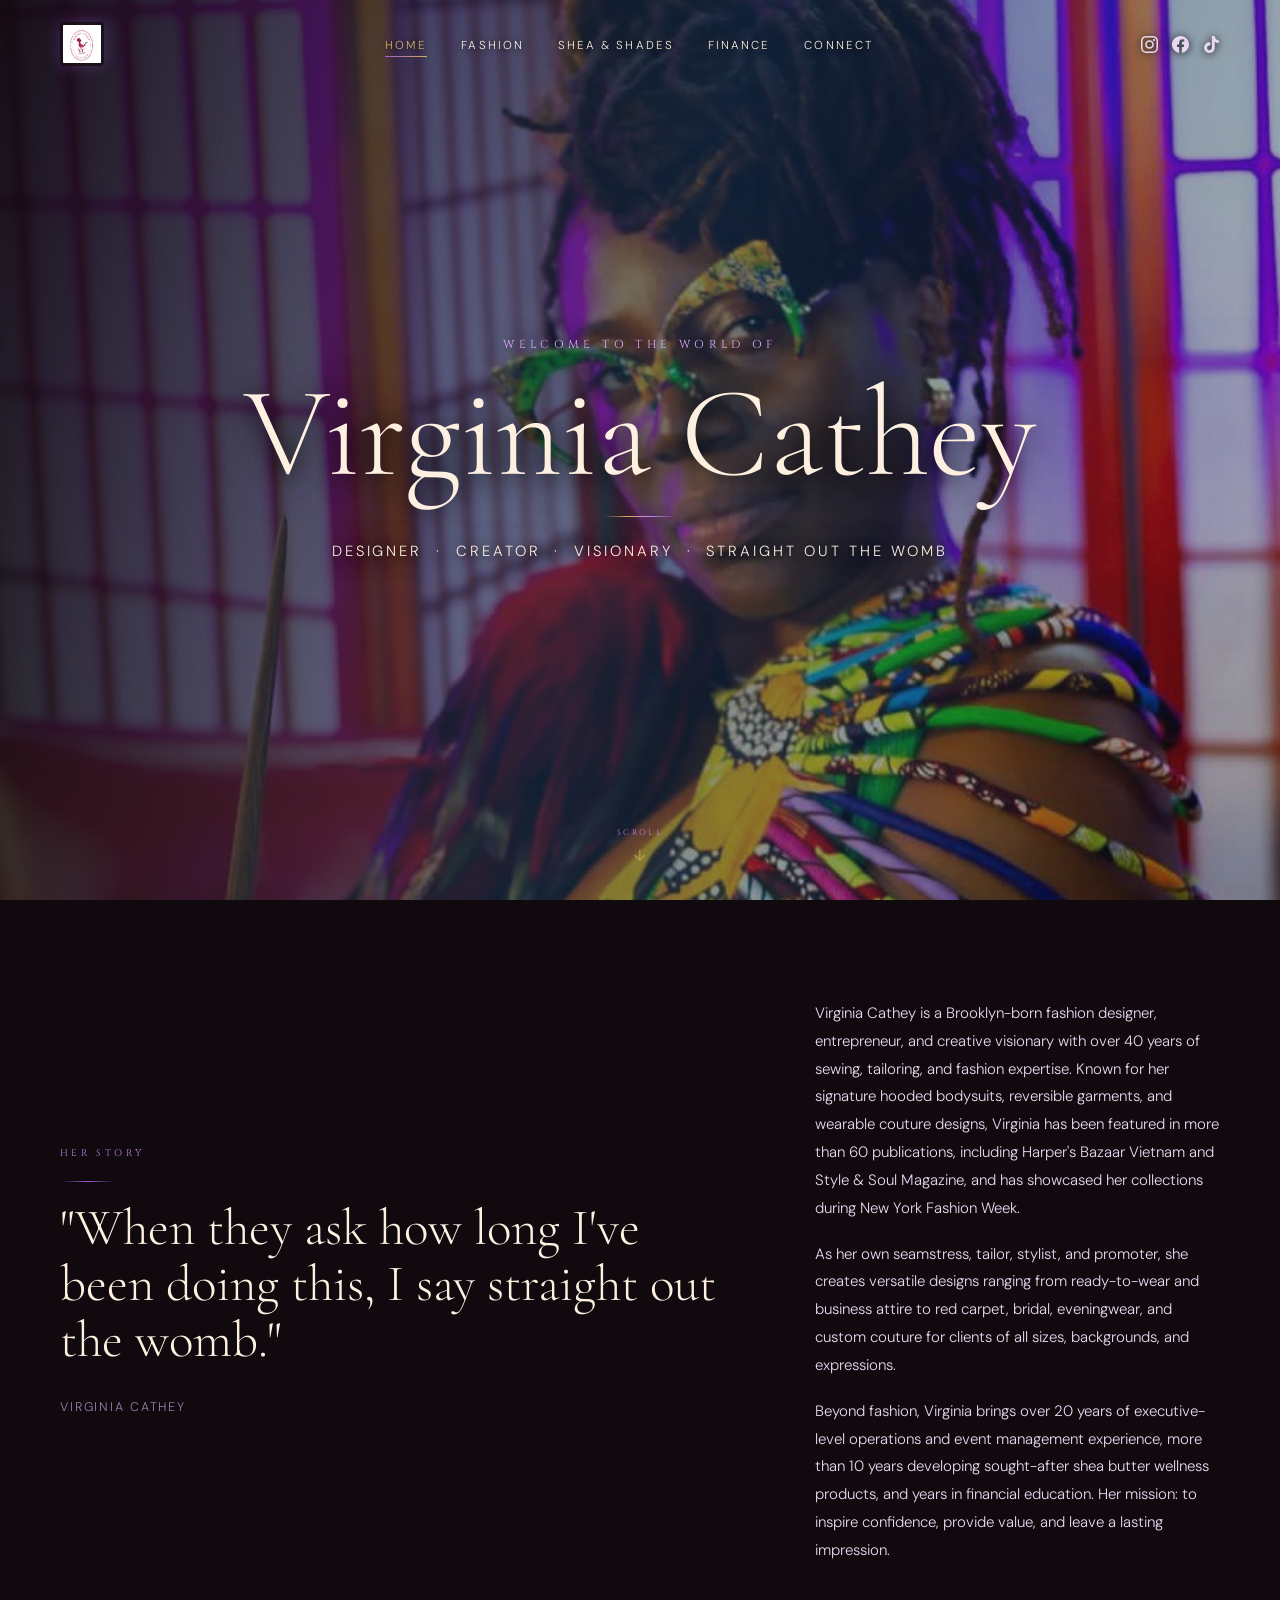
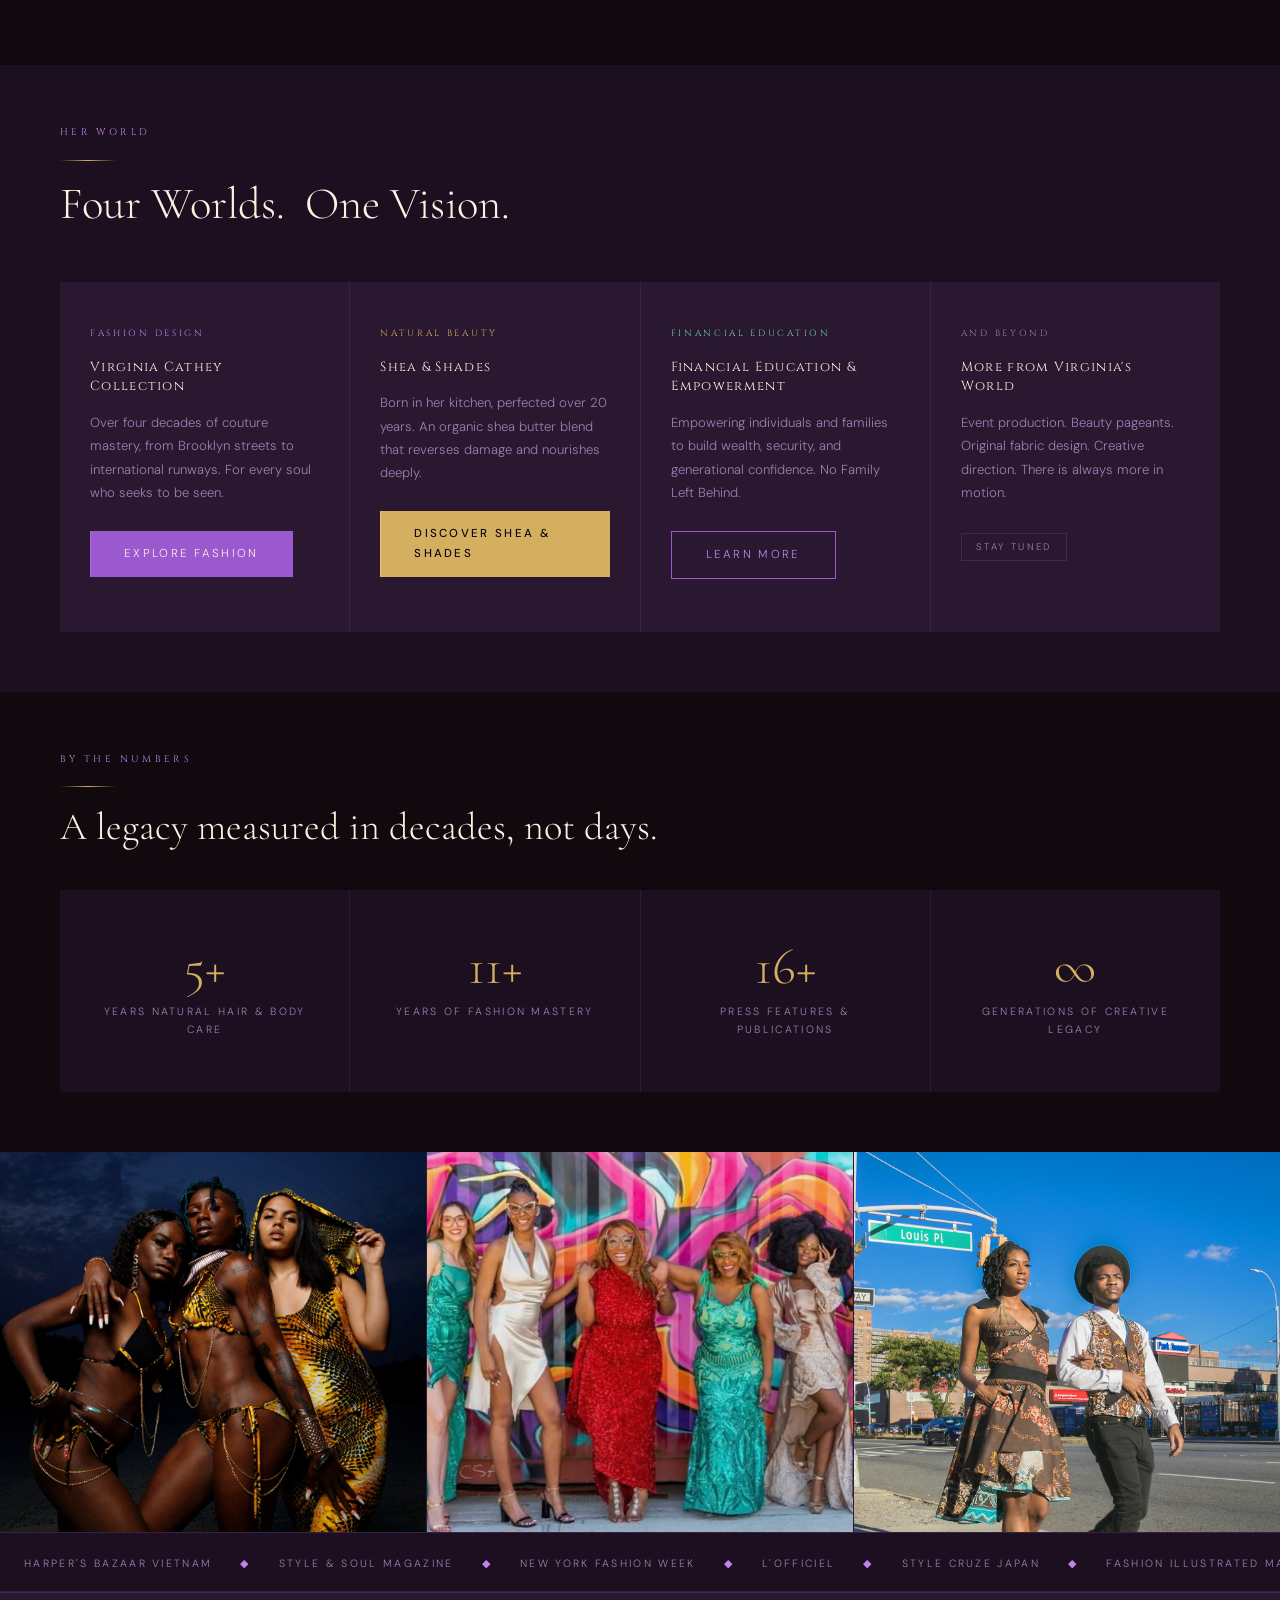
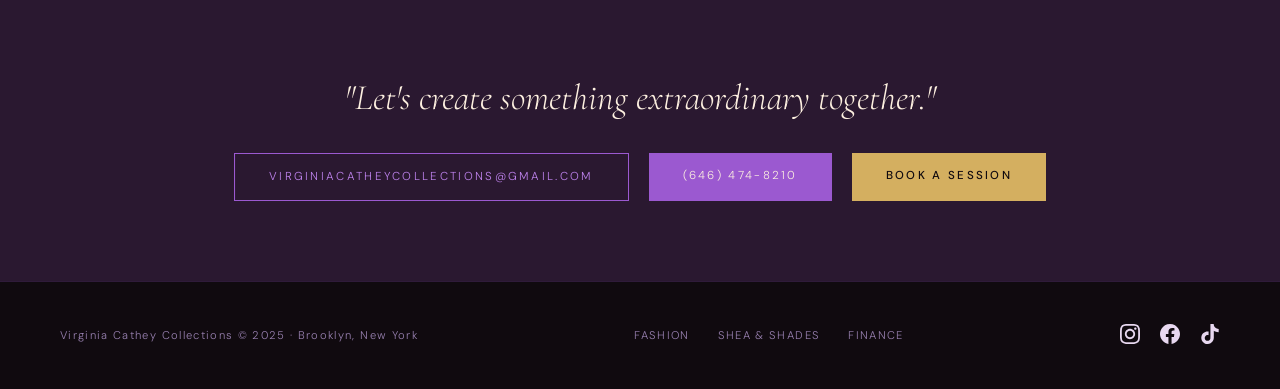
<file: index.html>
<!DOCTYPE html>
<html lang="en">
<head>
  <meta charset="UTF-8">
  <meta name="viewport" content="width=device-width, initial-scale=1.0">
  <title>Virginia Cathey Collections: Designer. Creator. Visionary.</title>
  <meta name="description" content="Virginia Cathey Collections: Brooklyn-born fashion designer, Shea & Shades body butter, and financial educator with 40+ years of mastery.">
  <meta property="og:image" content="https://virginiacathey.github.io/IAMVirginia/hero.jpeg">
  <meta property="og:image:width" content="1200">
  <meta property="og:image:height" content="630">
  <meta property="og:type" content="website">
  <meta property="og:site_name" content="Virginia Cathey Collections">
  <meta name="twitter:card" content="summary_large_image">
  <meta name="twitter:image" content="https://virginiacathey.github.io/IAMVirginia/hero.jpeg">
  <link rel="stylesheet" href="style.css">
</head>
<body>

<!-- NAV -->
<nav class="nav">
  <a href="index.html" class="nav-logo">
    <img src="4.png" alt="Virginia Cathey Collections">
  </a>
  <ul class="nav-links">
    <li><a href="index.html" class="active">Home</a></li>
    <li><a href="fashion.html">Fashion</a></li>
    <li><a href="shea.html">Shea &amp; Shades</a></li>
    <li><a href="finance.html">Finance</a></li>
    <li><a href="#contact">Connect</a></li>
  </ul>
  <div class="nav-socials">
    <a href="https://www.instagram.com/virginiacatheycollections" target="_blank" aria-label="Instagram">
      <svg viewBox="0 0 24 24"><path d="M12 2.163c3.204 0 3.584.012 4.85.07 3.252.148 4.771 1.691 4.919 4.919.058 1.265.069 1.645.069 4.849 0 3.205-.012 3.584-.069 4.849-.149 3.225-1.664 4.771-4.919 4.919-1.266.058-1.644.07-4.85.07-3.204 0-3.584-.012-4.849-.07-3.26-.149-4.771-1.699-4.919-4.92-.058-1.265-.07-1.644-.07-4.849 0-3.204.013-3.583.07-4.849.149-3.227 1.664-4.771 4.919-4.919 1.266-.057 1.645-.069 4.849-.069zm0-2.163c-3.259 0-3.667.014-4.947.072-4.358.2-6.78 2.618-6.98 6.98-.059 1.281-.073 1.689-.073 4.948 0 3.259.014 3.668.072 4.948.2 4.358 2.618 6.78 6.98 6.98 1.281.058 1.689.072 4.948.072 3.259 0 3.668-.014 4.948-.072 4.354-.2 6.782-2.618 6.979-6.98.059-1.28.073-1.689.073-4.948 0-3.259-.014-3.667-.072-4.947-.196-4.354-2.617-6.78-6.979-6.98-1.281-.059-1.69-.073-4.949-.073zm0 5.838c-3.403 0-6.162 2.759-6.162 6.162s2.759 6.163 6.162 6.163 6.162-2.759 6.162-6.163c0-3.403-2.759-6.162-6.162-6.162zm0 10.162c-2.209 0-4-1.79-4-4 0-2.209 1.791-4 4-4s4 1.791 4 4c0 2.21-1.791 4-4 4zm6.406-11.845c-.796 0-1.441.645-1.441 1.44s.645 1.44 1.441 1.44c.795 0 1.439-.645 1.439-1.44s-.644-1.44-1.439-1.44z"/></svg>
    </a>
    <a href="https://www.facebook.com/share/1MAkK8qsHK/" target="_blank" aria-label="Facebook">
      <svg viewBox="0 0 24 24"><path d="M24 12.073c0-6.627-5.373-12-12-12s-12 5.373-12 12c0 5.99 4.388 10.954 10.125 11.854v-8.385H7.078v-3.47h3.047V9.43c0-3.007 1.792-4.669 4.533-4.669 1.312 0 2.686.235 2.686.235v2.953H15.83c-1.491 0-1.956.925-1.956 1.874v2.25h3.328l-.532 3.47h-2.796v8.385C19.612 23.027 24 18.062 24 12.073z"/></svg>
    </a>
    <a href="https://www.tiktok.com/@virginiacathey" target="_blank" aria-label="TikTok">
      <svg viewBox="0 0 24 24"><path d="M12.525.02c1.31-.02 2.61-.01 3.91-.02.08 1.53.63 3.09 1.75 4.17 1.12 1.11 2.7 1.62 4.24 1.79v4.03c-1.44-.05-2.89-.35-4.2-.97-.57-.26-1.1-.59-1.62-.93-.01 2.92.01 5.84-.02 8.75-.08 1.4-.54 2.79-1.35 3.94-1.31 1.92-3.58 3.17-5.91 3.21-1.43.08-2.86-.31-4.08-1.03-2.02-1.19-3.44-3.37-3.65-5.71-.02-.5-.03-1-.01-1.49.18-1.9 1.12-3.72 2.58-4.96 1.66-1.44 3.98-2.13 6.15-1.72.02 1.48-.04 2.96-.04 4.44-.99-.32-2.15-.23-3.02.37-.63.41-1.11 1.04-1.36 1.75-.21.51-.15 1.07-.14 1.61.24 1.64 1.82 3.02 3.5 2.87 1.12-.01 2.19-.66 2.77-1.61.19-.33.4-.67.41-1.06.1-1.79.06-3.57.07-5.36.01-4.03-.01-8.05.02-12.07z"/></svg>
    </a>
  </div>
  <button class="burger" aria-label="Menu"><span></span><span></span><span></span></button>
</nav>

<!-- MOBILE MENU -->
<div class="mobile-menu">
  <a href="index.html">Home</a>
  <a href="fashion.html">Fashion</a>
  <a href="shea.html">Shea &amp; Shades</a>
  <a href="finance.html">Finance</a>
  <a href="#contact">Connect</a>
  <div class="mm-socials">
    <a href="https://www.instagram.com/virginiacatheycollections" target="_blank" aria-label="Instagram"><svg viewBox="0 0 24 24"><path d="M12 2.163c3.204 0 3.584.012 4.85.07 3.252.148 4.771 1.691 4.919 4.919.058 1.265.069 1.645.069 4.849 0 3.205-.012 3.584-.069 4.849-.149 3.225-1.664 4.771-4.919 4.919-1.266.058-1.644.07-4.85.07-3.204 0-3.584-.012-4.849-.07-3.26-.149-4.771-1.699-4.919-4.92-.058-1.265-.07-1.644-.07-4.849 0-3.204.013-3.583.07-4.849.149-3.227 1.664-4.771 4.919-4.919 1.266-.057 1.645-.069 4.849-.069zm0-2.163c-3.259 0-3.667.014-4.947.072-4.358.2-6.78 2.618-6.98 6.98-.059 1.281-.073 1.689-.073 4.948 0 3.259.014 3.668.072 4.948.2 4.358 2.618 6.78 6.98 6.98 1.281.058 1.689.072 4.948.072 3.259 0 3.668-.014 4.948-.072 4.354-.2 6.782-2.618 6.979-6.98.059-1.28.073-1.689.073-4.948 0-3.259-.014-3.667-.072-4.947-.196-4.354-2.617-6.78-6.979-6.98-1.281-.059-1.69-.073-4.949-.073zm0 5.838c-3.403 0-6.162 2.759-6.162 6.162s2.759 6.163 6.162 6.163 6.162-2.759 6.162-6.163c0-3.403-2.759-6.162-6.162-6.162zm0 10.162c-2.209 0-4-1.79-4-4 0-2.209 1.791-4 4-4s4 1.791 4 4c0 2.21-1.791 4-4 4zm6.406-11.845c-.796 0-1.441.645-1.441 1.44s.645 1.44 1.441 1.44c.795 0 1.439-.645 1.439-1.44s-.644-1.44-1.439-1.44z"/></svg></a>
    <a href="https://www.facebook.com/share/1MAkK8qsHK/" target="_blank" aria-label="Facebook"><svg viewBox="0 0 24 24"><path d="M24 12.073c0-6.627-5.373-12-12-12s-12 5.373-12 12c0 5.99 4.388 10.954 10.125 11.854v-8.385H7.078v-3.47h3.047V9.43c0-3.007 1.792-4.669 4.533-4.669 1.312 0 2.686.235 2.686.235v2.953H15.83c-1.491 0-1.956.925-1.956 1.874v2.25h3.328l-.532 3.47h-2.796v8.385C19.612 23.027 24 18.062 24 12.073z"/></svg></a>
    <a href="https://www.tiktok.com/@virginiacathey" target="_blank" aria-label="TikTok"><svg viewBox="0 0 24 24"><path d="M12.525.02c1.31-.02 2.61-.01 3.91-.02.08 1.53.63 3.09 1.75 4.17 1.12 1.11 2.7 1.62 4.24 1.79v4.03c-1.44-.05-2.89-.35-4.2-.97-.57-.26-1.1-.59-1.62-.93-.01 2.92.01 5.84-.02 8.75-.08 1.4-.54 2.79-1.35 3.94-1.31 1.92-3.58 3.17-5.91 3.21-1.43.08-2.86-.31-4.08-1.03-2.02-1.19-3.44-3.37-3.65-5.71-.02-.5-.03-1-.01-1.49.18-1.9 1.12-3.72 2.58-4.96 1.66-1.44 3.98-2.13 6.15-1.72.02 1.48-.04 2.96-.04 4.44-.99-.32-2.15-.23-3.02.37-.63.41-1.11 1.04-1.36 1.75-.21.51-.15 1.07-.14 1.61.24 1.64 1.82 3.02 3.5 2.87 1.12-.01 2.19-.66 2.77-1.61.19-.33.4-.67.41-1.06.1-1.79.06-3.57.07-5.36.01-4.03-.01-8.05.02-12.07z"/></svg></a>
  </div>
</div>

<!-- HERO -->
<section class="hero">
  <div class="hero-bg" style="background-image:url('hero.jpeg');background-position:center top;"></div>
  <div class="hero-overlay" style="background:linear-gradient(105deg,rgba(16,10,15,.97) 0%,rgba(26,58,92,.55) 50%,rgba(16,10,15,.28) 100%);"></div>
  <div class="hero-body">
    <p class="hero-eyebrow">Welcome to the World of</p>
    <h1 class="hero-title">Virginia Cathey</h1>
    <div class="hero-rule"></div>
    <p class="hero-sub">Designer &nbsp;·&nbsp; Creator &nbsp;·&nbsp; Visionary &nbsp;·&nbsp; Straight out the womb</p>
  </div>
  <div class="hero-scroll">
    <span>Scroll</span>
    <svg viewBox="0 0 24 24" fill="none" stroke="currentColor" stroke-width="1.5"><path d="M12 5v14M5 12l7 7 7-7"/></svg>
  </div>
</section>

<!-- HER STORY -->
<section class="sec">
  <div class="wrap two-col wide">
    <div class="reveal">
      <p class="label">Her Story</p>
      <div class="rule-purple"></div>
      <h2 class="h1" style="font-size:clamp(2.4rem,4vw,3.8rem);margin-bottom:28px;">"When they ask how long I've been doing this, I say straight out the womb."</h2>
      <p style="font-size:.78rem;letter-spacing:.15em;text-transform:uppercase;color:var(--muted);">Virginia Cathey</p>
    </div>
    <div class="reveal d2">
      <p class="body">Virginia Cathey is a Brooklyn-born fashion designer, entrepreneur, and creative visionary with over 40 years of sewing, tailoring, and fashion expertise. Known for her signature hooded bodysuits, reversible garments, and wearable couture designs, Virginia has been featured in more than 60 publications, including Harper's Bazaar Vietnam and Style &amp; Soul Magazine, and has showcased her collections during New York Fashion Week.</p>
      <p class="body" style="margin-top:18px;">As her own seamstress, tailor, stylist, and promoter, she creates versatile designs ranging from ready-to-wear and business attire to red carpet, bridal, eveningwear, and custom couture for clients of all sizes, backgrounds, and expressions.</p>
      <p class="body" style="margin-top:18px;">Beyond fashion, Virginia brings over 20 years of executive-level operations and event management experience, more than 10 years developing sought-after shea butter wellness products, and years in financial education. Her mission: to inspire confidence, provide value, and leave a lasting impression.</p>
    </div>
  </div>
</section>

<!-- HER WORLD -->
<section class="sec-sm" style="background:var(--bg2);">
  <div class="wrap">
    <div style="margin-bottom:0;">
      <p class="label">Her World</p>
      <div class="rule-gold"></div>
      <h2 class="h2" style="font-size:clamp(1.8rem,3.5vw,3rem);margin-bottom:0;">Four Worlds. &nbsp;One Vision.</h2>
    </div>
    <div class="brand-grid">
      <div class="brand-card bc-fashion reveal">
        <p class="bc-tag">Fashion Design</p>
        <p class="bc-title">Virginia Cathey Collection</p>
        <p class="bc-desc">Over four decades of couture mastery, from Brooklyn streets to international runways. For every soul who seeks to be seen.</p>
        <a href="fashion.html" class="btn btn-purple"><span>Explore Fashion</span></a>
      </div>
      <div class="brand-card bc-shea reveal d1">
        <p class="bc-tag">Natural Beauty</p>
        <p class="bc-title">Shea &amp; Shades</p>
        <p class="bc-desc">Born in her kitchen, perfected over 20 years. An organic shea butter blend that reverses damage and nourishes deeply.</p>
        <a href="shea.html" class="btn btn-gold"><span>Discover Shea &amp; Shades</span></a>
      </div>
      <div class="brand-card bc-finance reveal d2">
        <p class="bc-tag">Financial Education</p>
        <p class="bc-title">Financial Education &amp; Empowerment</p>
        <p class="bc-desc">Empowering individuals and families to build wealth, security, and generational confidence. No Family Left Behind.</p>
        <a href="finance.html" class="btn btn-outline"><span>Learn More</span></a>
      </div>
      <div class="brand-card bc-more reveal d3">
        <p class="bc-tag">And Beyond</p>
        <p class="bc-title">More from Virginia's World</p>
        <p class="bc-desc">Event production. Beauty pageants. Original fabric design. Creative direction. There is always more in motion.</p>
        <span class="badge">Stay Tuned</span>
      </div>
    </div>
  </div>
</section>

<!-- STATS — start at 20, 40, 60, then ∞ -->
<section class="sec-sm">
  <div class="wrap">
    <div class="reveal" style="margin-bottom:40px;">
      <p class="label">By the Numbers</p>
      <div class="rule-gold"></div>
      <h2 class="h2" style="font-size:clamp(1.8rem,3vw,2.8rem);">A legacy measured in decades, not days.</h2>
    </div>
    <div class="stats">
      <div class="stat reveal">
        <div class="stat-num"><span class="count-up" data-target="20" data-suffix="+">0+</span></div>
        <p class="stat-lbl">Years Natural Hair &amp; Body Care</p>
      </div>
      <div class="stat reveal d1">
        <div class="stat-num"><span class="count-up" data-target="40" data-suffix="+">0+</span></div>
        <p class="stat-lbl">Years of Fashion Mastery</p>
      </div>
      <div class="stat reveal d2">
        <div class="stat-num"><span class="count-up" data-target="60" data-suffix="+">0+</span></div>
        <p class="stat-lbl">Press Features &amp; Publications</p>
      </div>
      <div class="stat reveal d3">
        <div class="stat-num">∞</div>
        <p class="stat-lbl">Generations of Creative Legacy</p>
      </div>
    </div>
  </div>
</section>

<!-- PHOTO TRIO -->
<div class="photo-trio">
  <div class="pt-1"><img src="IMG_1620.jpeg" alt="Virginia Cathey editorial portrait" loading="lazy"></div>
  <div class="pt-2"><img src="IMG_3753.jpeg" alt="Virginia Cathey fashion show lineup" loading="lazy"></div>
  <div class="pt-3"><img src="IMG_3494.JPG" alt="Virginia Cathey Brooklyn editorial" loading="lazy"></div>
</div>

<!-- PRESS TICKER -->
<div class="ticker">
  <div class="ticker-inner">
    <span>Harper's Bazaar Vietnam</span><span class="dot">◆</span>
    <span>Style &amp; Soul Magazine</span><span class="dot">◆</span>
    <span>New York Fashion Week</span><span class="dot">◆</span>
    <span>L'Officiel</span><span class="dot">◆</span>
    <span>Style Cruze Japan</span><span class="dot">◆</span>
    <span>Fashion Illustrated Magazine</span><span class="dot">◆</span>
    <span>60+ Publications</span><span class="dot">◆</span>
    <span>Brooklyn, New York</span><span class="dot">◆</span>
    <span>40+ Years of Mastery</span><span class="dot">◆</span>
    <span>Harper's Bazaar Vietnam</span><span class="dot">◆</span>
    <span>Style &amp; Soul Magazine</span><span class="dot">◆</span>
    <span>New York Fashion Week</span><span class="dot">◆</span>
    <span>L'Officiel</span><span class="dot">◆</span>
    <span>Style Cruze Japan</span><span class="dot">◆</span>
    <span>Fashion Illustrated Magazine</span><span class="dot">◆</span>
    <span>60+ Publications</span><span class="dot">◆</span>
    <span>Brooklyn, New York</span><span class="dot">◆</span>
    <span>40+ Years of Mastery</span><span class="dot">◆</span>
  </div>
</div>

<!-- CONTACT BAR -->
<section class="contact-bar" id="contact">
  <p class="contact-bar-q">"Let's create something extraordinary together."</p>
  <div style="display:flex;justify-content:center;gap:20px;flex-wrap:wrap;margin-top:8px;">
    <a href="mailto:virginiacatheycollections@gmail.com" class="btn btn-outline"><span>virginiacatheycollections@gmail.com</span></a>
    <a href="tel:6464748210" class="btn btn-purple"><span>(646) 474-8210</span></a>
    <a href="booking.html" class="btn btn-gold"><span>Book a Session</span></a>
  </div>
</section>

<!-- FOOTER -->
<footer class="footer">
  <p class="footer-copy">Virginia Cathey Collections © 2025 · Brooklyn, New York</p>
  <div class="footer-links">
    <a href="fashion.html">Fashion</a>
    <a href="shea.html">Shea &amp; Shades</a>
    <a href="finance.html">Finance</a>
  </div>
  <div class="footer-socials">
    <a href="https://www.instagram.com/virginiacatheycollections" target="_blank" aria-label="Instagram"><svg viewBox="0 0 24 24"><path d="M12 2.163c3.204 0 3.584.012 4.85.07 3.252.148 4.771 1.691 4.919 4.919.058 1.265.069 1.645.069 4.849 0 3.205-.012 3.584-.069 4.849-.149 3.225-1.664 4.771-4.919 4.919-1.266.058-1.644.07-4.85.07-3.204 0-3.584-.012-4.849-.07-3.26-.149-4.771-1.699-4.919-4.92-.058-1.265-.07-1.644-.07-4.849 0-3.204.013-3.583.07-4.849.149-3.227 1.664-4.771 4.919-4.919 1.266-.057 1.645-.069 4.849-.069zm0-2.163c-3.259 0-3.667.014-4.947.072-4.358.2-6.78 2.618-6.98 6.98-.059 1.281-.073 1.689-.073 4.948 0 3.259.014 3.668.072 4.948.2 4.358 2.618 6.78 6.98 6.98 1.281.058 1.689.072 4.948.072 3.259 0 3.668-.014 4.948-.072 4.354-.2 6.782-2.618 6.979-6.98.059-1.28.073-1.689.073-4.948 0-3.259-.014-3.667-.072-4.947-.196-4.354-2.617-6.78-6.979-6.98-1.281-.059-1.69-.073-4.949-.073zm0 5.838c-3.403 0-6.162 2.759-6.162 6.162s2.759 6.163 6.162 6.163 6.162-2.759 6.162-6.163c0-3.403-2.759-6.162-6.162-6.162zm0 10.162c-2.209 0-4-1.79-4-4 0-2.209 1.791-4 4-4s4 1.791 4 4c0 2.21-1.791 4-4 4zm6.406-11.845c-.796 0-1.441.645-1.441 1.44s.645 1.44 1.441 1.44c.795 0 1.439-.645 1.439-1.44s-.644-1.44-1.439-1.44z"/></svg></a>
    <a href="https://www.facebook.com/share/1MAkK8qsHK/" target="_blank" aria-label="Facebook"><svg viewBox="0 0 24 24"><path d="M24 12.073c0-6.627-5.373-12-12-12s-12 5.373-12 12c0 5.99 4.388 10.954 10.125 11.854v-8.385H7.078v-3.47h3.047V9.43c0-3.007 1.792-4.669 4.533-4.669 1.312 0 2.686.235 2.686.235v2.953H15.83c-1.491 0-1.956.925-1.956 1.874v2.25h3.328l-.532 3.47h-2.796v8.385C19.612 23.027 24 18.062 24 12.073z"/></svg></a>
    <a href="https://www.tiktok.com/@virginiacathey" target="_blank" aria-label="TikTok"><svg viewBox="0 0 24 24"><path d="M12.525.02c1.31-.02 2.61-.01 3.91-.02.08 1.53.63 3.09 1.75 4.17 1.12 1.11 2.7 1.62 4.24 1.79v4.03c-1.44-.05-2.89-.35-4.2-.97-.57-.26-1.1-.59-1.62-.93-.01 2.92.01 5.84-.02 8.75-.08 1.4-.54 2.79-1.35 3.94-1.31 1.92-3.58 3.17-5.91 3.21-1.43.08-2.86-.31-4.08-1.03-2.02-1.19-3.44-3.37-3.65-5.71-.02-.5-.03-1-.01-1.49.18-1.9 1.12-3.72 2.58-4.96 1.66-1.44 3.98-2.13 6.15-1.72.02 1.48-.04 2.96-.04 4.44-.99-.32-2.15-.23-3.02.37-.63.41-1.11 1.04-1.36 1.75-.21.51-.15 1.07-.14 1.61.24 1.64 1.82 3.02 3.5 2.87 1.12-.01 2.19-.66 2.77-1.61.19-.33.4-.67.41-1.06.1-1.79.06-3.57.07-5.36.01-4.03-.01-8.05.02-12.07z"/></svg></a>
  </div>
</footer>

<script src="script.js"></script>
</body>
</html>
</file>
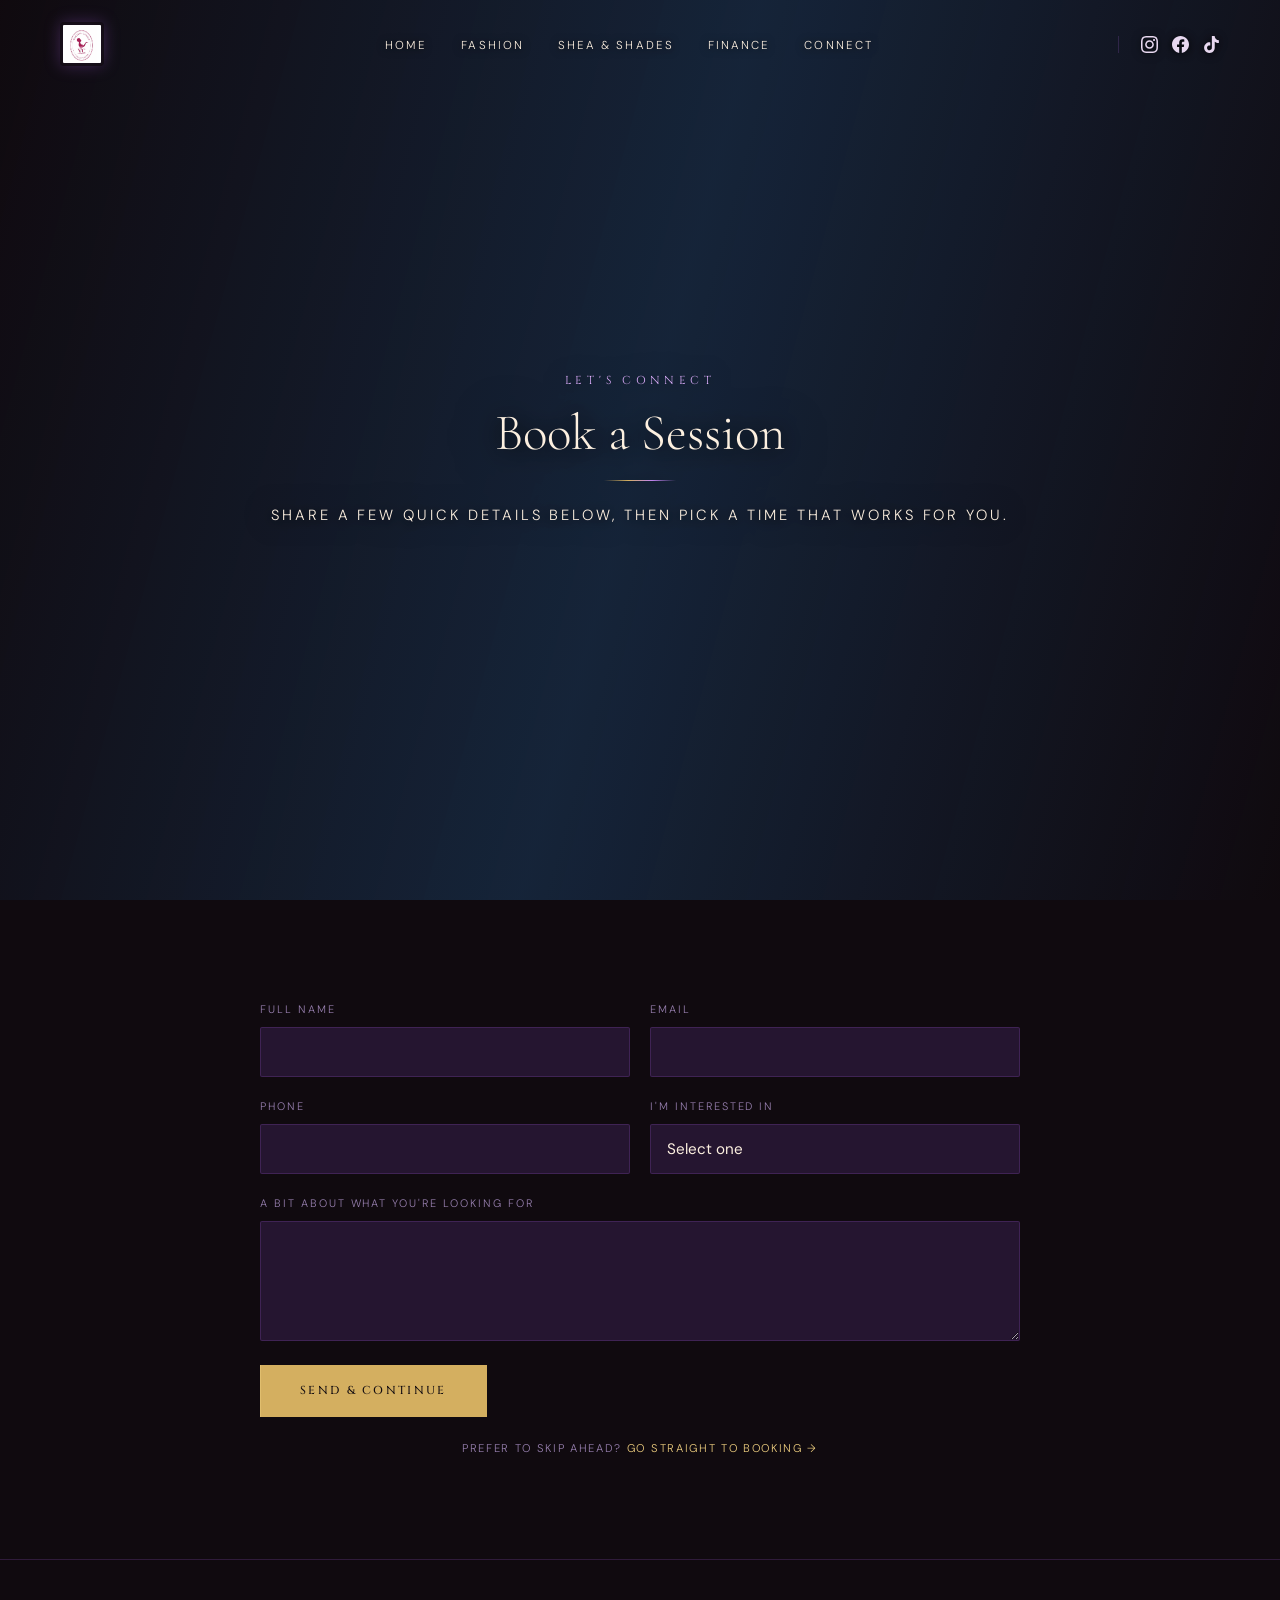
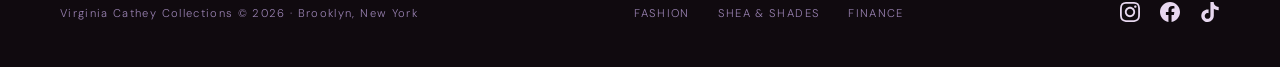
<file: booking (1).html>
<!DOCTYPE html>
<html lang="en">
<head>
  <meta charset="UTF-8">
  <meta name="viewport" content="width=device-width, initial-scale=1.0">
  <title>Book a Session | Virginia Cathey Collections</title>
  <meta name="description" content="Book a session with Virginia Cathey: fashion, Shea & Shades, or financial education.">
  <link rel="stylesheet" href="style.css">
  <style>
    /* Scoped to booking.html only — inquiry form styling */
    .bk-form { display: grid; gap: 20px; }
    .bk-row { display: grid; gap: 8px; }
    .bk-row-2 { display: grid; grid-template-columns: 1fr 1fr; gap: 20px; }
    @media (max-width: 640px) { .bk-row-2 { grid-template-columns: 1fr; } }
    .bk-label {
      font-family: var(--f-body); font-size: .68rem; letter-spacing: .18em;
      text-transform: uppercase; color: var(--muted);
    }
    .bk-input, .bk-select, .bk-textarea {
      width: 100%; background: var(--bg3); border: 1px solid var(--border);
      color: var(--cream); font-family: var(--f-body); font-size: .95rem;
      padding: 14px 16px; border-radius: 2px; transition: border-color .3s var(--ease);
    }
    .bk-input:focus, .bk-select:focus, .bk-textarea:focus {
      outline: none; border-color: var(--purple-lt);
    }
    .bk-textarea { resize: vertical; min-height: 120px; font-family: inherit; }
    .bk-select { appearance: none; cursor: pointer; }
    .bk-submit {
      justify-self: start; margin-top: 4px;
      font-family: var(--f-display); padding: 16px 40px;
    }
    .bk-status {
      font-size: .72rem; letter-spacing: .1em; color: var(--gold-lt);
      display: none; text-align: center; margin-top: 16px;
    }
    .bk-status.show { display: block; }
    .bk-fallback {
      text-align: center; font-size: .7rem; letter-spacing: .15em;
      text-transform: uppercase; color: var(--muted); margin-top: 22px;
    }
    .bk-fallback a { color: var(--gold-lt); }
  </style>
</head>
<body>

<!-- NAV -->
<nav class="nav">
  <a href="index.html" class="nav-logo">
    <img src="4.png" alt="Virginia Cathey Collections">
  </a>
  <ul class="nav-links">
    <li><a href="index.html">Home</a></li>
    <li><a href="fashion.html">Fashion</a></li>
    <li><a href="shea.html">Shea &amp; Shades</a></li>
    <li><a href="finance.html">Finance</a></li>
    <li><a href="#contact">Connect</a></li>
  </ul>
  <div class="nav-socials">
    <a href="https://www.instagram.com/virginiacatheycollections" target="_blank" aria-label="Instagram">
      <svg viewBox="0 0 24 24"><path d="M12 2.163c3.204 0 3.584.012 4.85.07 3.252.148 4.771 1.691 4.919 4.919.058 1.265.069 1.645.069 4.849 0 3.205-.012 3.584-.069 4.849-.149 3.225-1.664 4.771-4.919 4.919-1.266.058-1.644.07-4.85.07-3.204 0-3.584-.012-4.849-.07-3.26-.149-4.771-1.699-4.919-4.92-.058-1.265-.07-1.644-.07-4.849 0-3.204.013-3.583.07-4.849.149-3.227 1.664-4.771 4.919-4.919 1.266-.057 1.645-.069 4.849-.069zm0-2.163c-3.259 0-3.667.014-4.947.072-4.358.2-6.78 2.618-6.98 6.98-.059 1.281-.073 1.689-.073 4.948 0 3.259.014 3.668.072 4.948.2 4.358 2.618 6.78 6.98 6.98 1.281.058 1.689.072 4.948.072 3.259 0 3.668-.014 4.948-.072 4.354-.2 6.782-2.618 6.979-6.98.059-1.28.073-1.689.073-4.948 0-3.259-.014-3.667-.072-4.947-.196-4.354-2.617-6.78-6.979-6.98-1.281-.059-1.69-.073-4.949-.073zm0 5.838c-3.403 0-6.162 2.759-6.162 6.162s2.759 6.163 6.162 6.163 6.162-2.759 6.162-6.163c0-3.403-2.759-6.162-6.162-6.162zm0 10.162c-2.209 0-4-1.79-4-4 0-2.209 1.791-4 4-4s4 1.791 4 4c0 2.21-1.791 4-4 4zm6.406-11.845c-.796 0-1.441.645-1.441 1.44s.645 1.44 1.441 1.44c.795 0 1.439-.645 1.439-1.44s-.644-1.44-1.439-1.44z"/></svg>
    </a>
    <a href="https://www.facebook.com/share/1MAkK8qsHK/" target="_blank" aria-label="Facebook">
      <svg viewBox="0 0 24 24"><path d="M24 12.073c0-6.627-5.373-12-12-12s-12 5.373-12 12c0 5.99 4.388 10.954 10.125 11.854v-8.385H7.078v-3.47h3.047V9.43c0-3.007 1.792-4.669 4.533-4.669 1.312 0 2.686.235 2.686.235v2.953H15.83c-1.491 0-1.956.925-1.956 1.874v2.25h3.328l-.532 3.47h-2.796v8.385C19.612 23.027 24 18.062 24 12.073z"/></svg>
    </a>
    <a href="https://www.tiktok.com/@virginiacathey" target="_blank" aria-label="TikTok">
      <svg viewBox="0 0 24 24"><path d="M12.525.02c1.31-.02 2.61-.01 3.91-.02.08 1.53.63 3.09 1.75 4.17 1.12 1.11 2.7 1.62 4.24 1.79v4.03c-1.44-.05-2.89-.35-4.2-.97-.57-.26-1.1-.59-1.62-.93-.01 2.92.01 5.84-.02 8.75-.08 1.4-.54 2.79-1.35 3.94-1.31 1.92-3.58 3.17-5.91 3.21-1.43.08-2.86-.31-4.08-1.03-2.02-1.19-3.44-3.37-3.65-5.71-.02-.5-.03-1-.01-1.49.18-1.9 1.12-3.72 2.58-4.96 1.66-1.44 3.98-2.13 6.15-1.72.02 1.48-.04 2.96-.04 4.44-.99-.32-2.15-.23-3.02.37-.63.41-1.11 1.04-1.36 1.75-.21.51-.15 1.07-.14 1.61.24 1.64 1.82 3.02 3.5 2.87 1.12-.01 2.19-.66 2.77-1.61.19-.33.4-.67.41-1.06.1-1.79.06-3.57.07-5.36.01-4.03-.01-8.05.02-12.07z"/></svg>
    </a>
  </div>
  <button class="burger" aria-label="Menu"><span></span><span></span><span></span></button>
</nav>

<!-- MOBILE MENU -->
<div class="mobile-menu">
  <a href="index.html">Home</a>
  <a href="fashion.html">Fashion</a>
  <a href="shea.html">Shea &amp; Shades</a>
  <a href="finance.html">Finance</a>
  <a href="#contact">Connect</a>
  <div class="mm-socials">
    <a href="https://www.instagram.com/virginiacatheycollections" target="_blank" aria-label="Instagram"><svg viewBox="0 0 24 24"><path d="M12 2.163c3.204 0 3.584.012 4.85.07 3.252.148 4.771 1.691 4.919 4.919.058 1.265.069 1.645.069 4.849 0 3.205-.012 3.584-.069 4.849-.149 3.225-1.664 4.771-4.919 4.919-1.266.058-1.644.07-4.85.07-3.204 0-3.584-.012-4.849-.07-3.26-.149-4.771-1.699-4.919-4.92-.058-1.265-.07-1.644-.07-4.849 0-3.204.013-3.583.07-4.849.149-3.227 1.664-4.771 4.919-4.919 1.266-.057 1.645-.069 4.849-.069zm0-2.163c-3.259 0-3.667.014-4.947.072-4.358.2-6.78 2.618-6.98 6.98-.059 1.281-.073 1.689-.073 4.948 0 3.259.014 3.668.072 4.948.2 4.358 2.618 6.78 6.98 6.98 1.281.058 1.689.072 4.948.072 3.259 0 3.668-.014 4.948-.072 4.354-.2 6.782-2.618 6.979-6.98.059-1.28.073-1.689.073-4.948 0-3.259-.014-3.667-.072-4.947-.196-4.354-2.617-6.78-6.979-6.98-1.281-.059-1.69-.073-4.949-.073zm0 5.838c-3.403 0-6.162 2.759-6.162 6.162s2.759 6.163 6.162 6.163 6.162-2.759 6.162-6.163c0-3.403-2.759-6.162-6.162-6.162zm0 10.162c-2.209 0-4-1.79-4-4 0-2.209 1.791-4 4-4s4 1.791 4 4c0 2.21-1.791 4-4 4zm6.406-11.845c-.796 0-1.441.645-1.441 1.44s.645 1.44 1.441 1.44c.795 0 1.439-.645 1.439-1.44s-.644-1.44-1.439-1.44z"/></svg></a>
    <a href="https://www.facebook.com/share/1MAkK8qsHK/" target="_blank" aria-label="Facebook"><svg viewBox="0 0 24 24"><path d="M24 12.073c0-6.627-5.373-12-12-12s-12 5.373-12 12c0 5.99 4.388 10.954 10.125 11.854v-8.385H7.078v-3.47h3.047V9.43c0-3.007 1.792-4.669 4.533-4.669 1.312 0 2.686.235 2.686.235v2.953H15.83c-1.491 0-1.956.925-1.956 1.874v2.25h3.328l-.532 3.47h-2.796v8.385C19.612 23.027 24 18.062 24 12.073z"/></svg></a>
    <a href="https://www.tiktok.com/@virginiacathey" target="_blank" aria-label="TikTok"><svg viewBox="0 0 24 24"><path d="M12.525.02c1.31-.02 2.61-.01 3.91-.02.08 1.53.63 3.09 1.75 4.17 1.12 1.11 2.7 1.62 4.24 1.79v4.03c-1.44-.05-2.89-.35-4.2-.97-.57-.26-1.1-.59-1.62-.93-.01 2.92.01 5.84-.02 8.75-.08 1.4-.54 2.79-1.35 3.94-1.31 1.92-3.58 3.17-5.91 3.21-1.43.08-2.86-.31-4.08-1.03-2.02-1.19-3.44-3.37-3.65-5.71-.02-.5-.03-1-.01-1.49.18-1.9 1.12-3.72 2.58-4.96 1.66-1.44 3.98-2.13 6.15-1.72.02 1.48-.04 2.96-.04 4.44-.99-.32-2.15-.23-3.02.37-.63.41-1.11 1.04-1.36 1.75-.21.51-.15 1.07-.14 1.61.24 1.64 1.82 3.02 3.5 2.87 1.12-.01 2.19-.66 2.77-1.61.19-.33.4-.67.41-1.06.1-1.79.06-3.57.07-5.36.01-4.03-.01-8.05.02-12.07z"/></svg></a>
  </div>
</div>

<!-- PAGE HEADER -->
<section class="hero" style="min-height:52vh;">
  <div class="hero-overlay" style="background:linear-gradient(105deg,rgba(16,10,15,.97) 0%,rgba(26,58,92,.55) 50%,rgba(16,10,15,.28) 100%);"></div>
  <div class="hero-body">
    <p class="hero-eyebrow">Let's Connect</p>
    <h1 class="hero-title" style="font-size:clamp(2.4rem,4vw,3.6rem);">Book a Session</h1>
    <div class="hero-rule"></div>
    <p class="hero-sub">Share a few quick details below, then pick a time that works for you.</p>
  </div>
</section>

<!--
  ============================================================
  BOOKING FORM — submits directly to Google Forms in the
  background (hidden iframe target), then auto-redirects to
  thank-you.html. Visitor never leaves this page or sees any
  Google UI. See setup instructions in the comment block
  further down before this goes live.
  ============================================================
-->
<section class="sec">
  <div class="wrap reveal" style="max-width:760px;margin:0 auto;">

    <form
      id="bk-form"
      class="bk-form"
      action="PASTE_GOOGLE_FORM_RESPONSE_URL_HERE"
      method="POST"
      target="hidden_iframe"
      onsubmit="document.getElementById('bk-submitted').value='true'; document.getElementById('bk-status').classList.add('show'); document.getElementById('bk-submit-btn').disabled=true; document.getElementById('bk-submit-btn').style.opacity='.6';">

      <div class="bk-row-2">
        <div class="bk-row">
          <label class="bk-label" for="bk-name">Full Name</label>
          <input class="bk-input" type="text" id="bk-name" name="entry.PASTE_NAME_ENTRY_ID" required>
        </div>
        <div class="bk-row">
          <label class="bk-label" for="bk-email">Email</label>
          <input class="bk-input" type="email" id="bk-email" name="entry.PASTE_EMAIL_ENTRY_ID" required>
        </div>
      </div>

      <div class="bk-row-2">
        <div class="bk-row">
          <label class="bk-label" for="bk-phone">Phone</label>
          <input class="bk-input" type="tel" id="bk-phone" name="entry.PASTE_PHONE_ENTRY_ID">
        </div>
        <div class="bk-row">
          <label class="bk-label" for="bk-interest">I'm Interested In</label>
          <select class="bk-select" id="bk-interest" name="entry.PASTE_INTEREST_ENTRY_ID" required>
            <option value="" disabled selected>Select one</option>
            <option value="Fashion / Couture">Fashion / Couture</option>
            <option value="Shea & Shades">Shea &amp; Shades</option>
            <option value="Financial Education">Financial Education</option>
            <option value="General / Not Sure Yet">General / Not Sure Yet</option>
          </select>
        </div>
      </div>

      <div class="bk-row">
        <label class="bk-label" for="bk-message">A Bit About What You're Looking For</label>
        <textarea class="bk-textarea" id="bk-message" name="entry.PASTE_MESSAGE_ENTRY_ID"></textarea>
      </div>

      <!-- This hidden field's real entry ID isn't needed — it's just here so the
           row count matches your live form if you add one. Safe to delete if unused. -->
      <input type="hidden" id="bk-submitted" name="bk_submitted_flag" value="false">

      <button id="bk-submit-btn" type="submit" class="btn btn-gold bk-submit"><span>Send &amp; Continue</span></button>

      <p id="bk-status" class="bk-status">Sending your details — you'll be moved to booking in a moment…</p>
    </form>

    <!-- Hidden target — form posts here so the page never navigates away.
         onload fires once for the blank iframe on page load (ignored, since
         bk-submitted is still false) and again after the real POST completes
         (when the redirect actually happens). -->
    <iframe
      name="hidden_iframe"
      id="hidden_iframe"
      style="display:none;"
      onload="if (document.getElementById('bk-submitted').value === 'true') { window.location.href = 'thank-you.html'; }">
    </iframe>

    <p class="bk-fallback">
      Prefer to skip ahead? <a href="thank-you.html">Go straight to booking &rarr;</a>
    </p>
  </div>
</section>

<!--
  ============================================================
  SETUP — do this once Virginia's Google Form exists:

  1. Open the live Google Form, click the three-dot menu → "Get pre-filled link".
  2. Fill in dummy answers for every field and click "Get link".
  3. Open that pre-filled link and view page source (Ctrl+U / Cmd+Opt+U),
     or just look at the URL — search for "entry.123456789" for each field.
     Each field name in the pre-filled URL corresponds to one input above.
  4. Replace each PASTE_..._ENTRY_ID above with the matching entry.XXXXXXX number.
  5. Replace PASTE_GOOGLE_FORM_RESPONSE_URL_HERE in the <form action=""> with
     the form's real submission URL — take the form's normal share link,
     e.g. https://docs.google.com/forms/d/e/FORM_ID_HERE/viewform
     and change "viewform" at the end to "formResponse".
  6. Test it: submit the form, confirm a new row appears in the Form's
     linked Google Sheet, and confirm the page redirects to thank-you.html.
  ============================================================
-->


<!-- FOOTER -->
<footer class="footer">
  <p class="footer-copy">Virginia Cathey Collections © 2026 · Brooklyn, New York</p>
  <div class="footer-links">
    <a href="fashion.html">Fashion</a>
    <a href="shea.html">Shea &amp; Shades</a>
    <a href="finance.html">Finance</a>
  </div>
  <div class="footer-socials">
    <a href="https://www.instagram.com/virginiacatheycollections" target="_blank" aria-label="Instagram"><svg viewBox="0 0 24 24"><path d="M12 2.163c3.204 0 3.584.012 4.85.07 3.252.148 4.771 1.691 4.919 4.919.058 1.265.069 1.645.069 4.849 0 3.205-.012 3.584-.069 4.849-.149 3.225-1.664 4.771-4.919 4.919-1.266.058-1.644.07-4.85.07-3.204 0-3.584-.012-4.849-.07-3.26-.149-4.771-1.699-4.919-4.92-.058-1.265-.07-1.644-.07-4.849 0-3.204.013-3.583.07-4.849.149-3.227 1.664-4.771 4.919-4.919 1.266-.057 1.645-.069 4.849-.069zm0-2.163c-3.259 0-3.667.014-4.947.072-4.358.2-6.78 2.618-6.98 6.98-.059 1.281-.073 1.689-.073 4.948 0 3.259.014 3.668.072 4.948.2 4.358 2.618 6.78 6.98 6.98 1.281.058 1.689.072 4.948.072 3.259 0 3.668-.014 4.948-.072 4.354-.2 6.782-2.618 6.979-6.98.059-1.28.073-1.689.073-4.948 0-3.259-.014-3.667-.072-4.947-.196-4.354-2.617-6.78-6.979-6.98-1.281-.059-1.69-.073-4.949-.073zm0 5.838c-3.403 0-6.162 2.759-6.162 6.162s2.759 6.163 6.162 6.163 6.162-2.759 6.162-6.163c0-3.403-2.759-6.162-6.162-6.162zm0 10.162c-2.209 0-4-1.79-4-4 0-2.209 1.791-4 4-4s4 1.791 4 4c0 2.21-1.791 4-4 4zm6.406-11.845c-.796 0-1.441.645-1.441 1.44s.645 1.44 1.441 1.44c.795 0 1.439-.645 1.439-1.44s-.644-1.44-1.439-1.44z"/></svg></a>
    <a href="https://www.facebook.com/share/1MAkK8qsHK/" target="_blank" aria-label="Facebook"><svg viewBox="0 0 24 24"><path d="M24 12.073c0-6.627-5.373-12-12-12s-12 5.373-12 12c0 5.99 4.388 10.954 10.125 11.854v-8.385H7.078v-3.47h3.047V9.43c0-3.007 1.792-4.669 4.533-4.669 1.312 0 2.686.235 2.686.235v2.953H15.83c-1.491 0-1.956.925-1.956 1.874v2.25h3.328l-.532 3.47h-2.796v8.385C19.612 23.027 24 18.062 24 12.073z"/></svg></a>
    <a href="https://www.tiktok.com/@virginiacathey" target="_blank" aria-label="TikTok"><svg viewBox="0 0 24 24"><path d="M12.525.02c1.31-.02 2.61-.01 3.91-.02.08 1.53.63 3.09 1.75 4.17 1.12 1.11 2.7 1.62 4.24 1.79v4.03c-1.44-.05-2.89-.35-4.2-.97-.57-.26-1.1-.59-1.62-.93-.01 2.92.01 5.84-.02 8.75-.08 1.4-.54 2.79-1.35 3.94-1.31 1.92-3.58 3.17-5.91 3.21-1.43.08-2.86-.31-4.08-1.03-2.02-1.19-3.44-3.37-3.65-5.71-.02-.5-.03-1-.01-1.49.18-1.9 1.12-3.72 2.58-4.96 1.66-1.44 3.98-2.13 6.15-1.72.02 1.48-.04 2.96-.04 4.44-.99-.32-2.15-.23-3.02.37-.63.41-1.11 1.04-1.36 1.75-.21.51-.15 1.07-.14 1.61.24 1.64 1.82 3.02 3.5 2.87 1.12-.01 2.19-.66 2.77-1.61.19-.33.4-.67.41-1.06.1-1.79.06-3.57.07-5.36.01-4.03-.01-8.05.02-12.07z"/></svg></a>
  </div>
</footer>

<script src="script.js"></script>
</body>
</html>
</file>
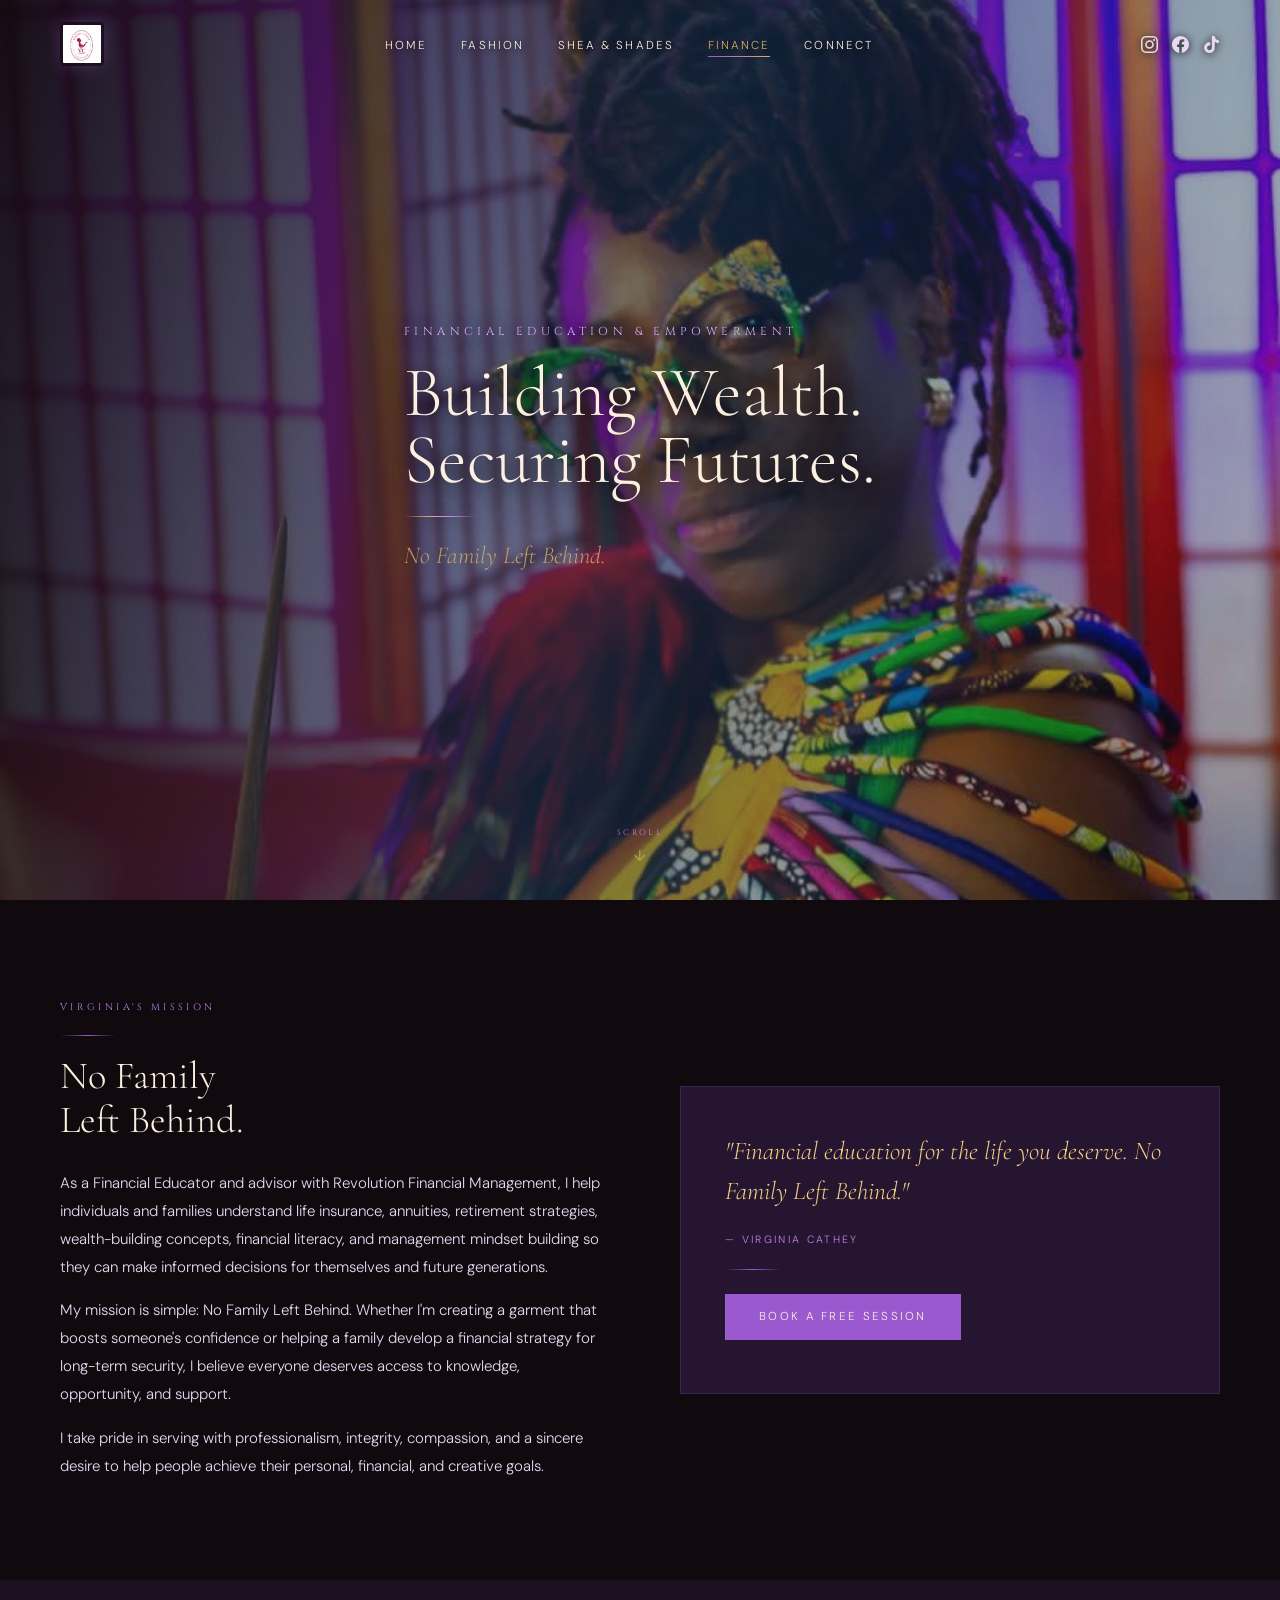
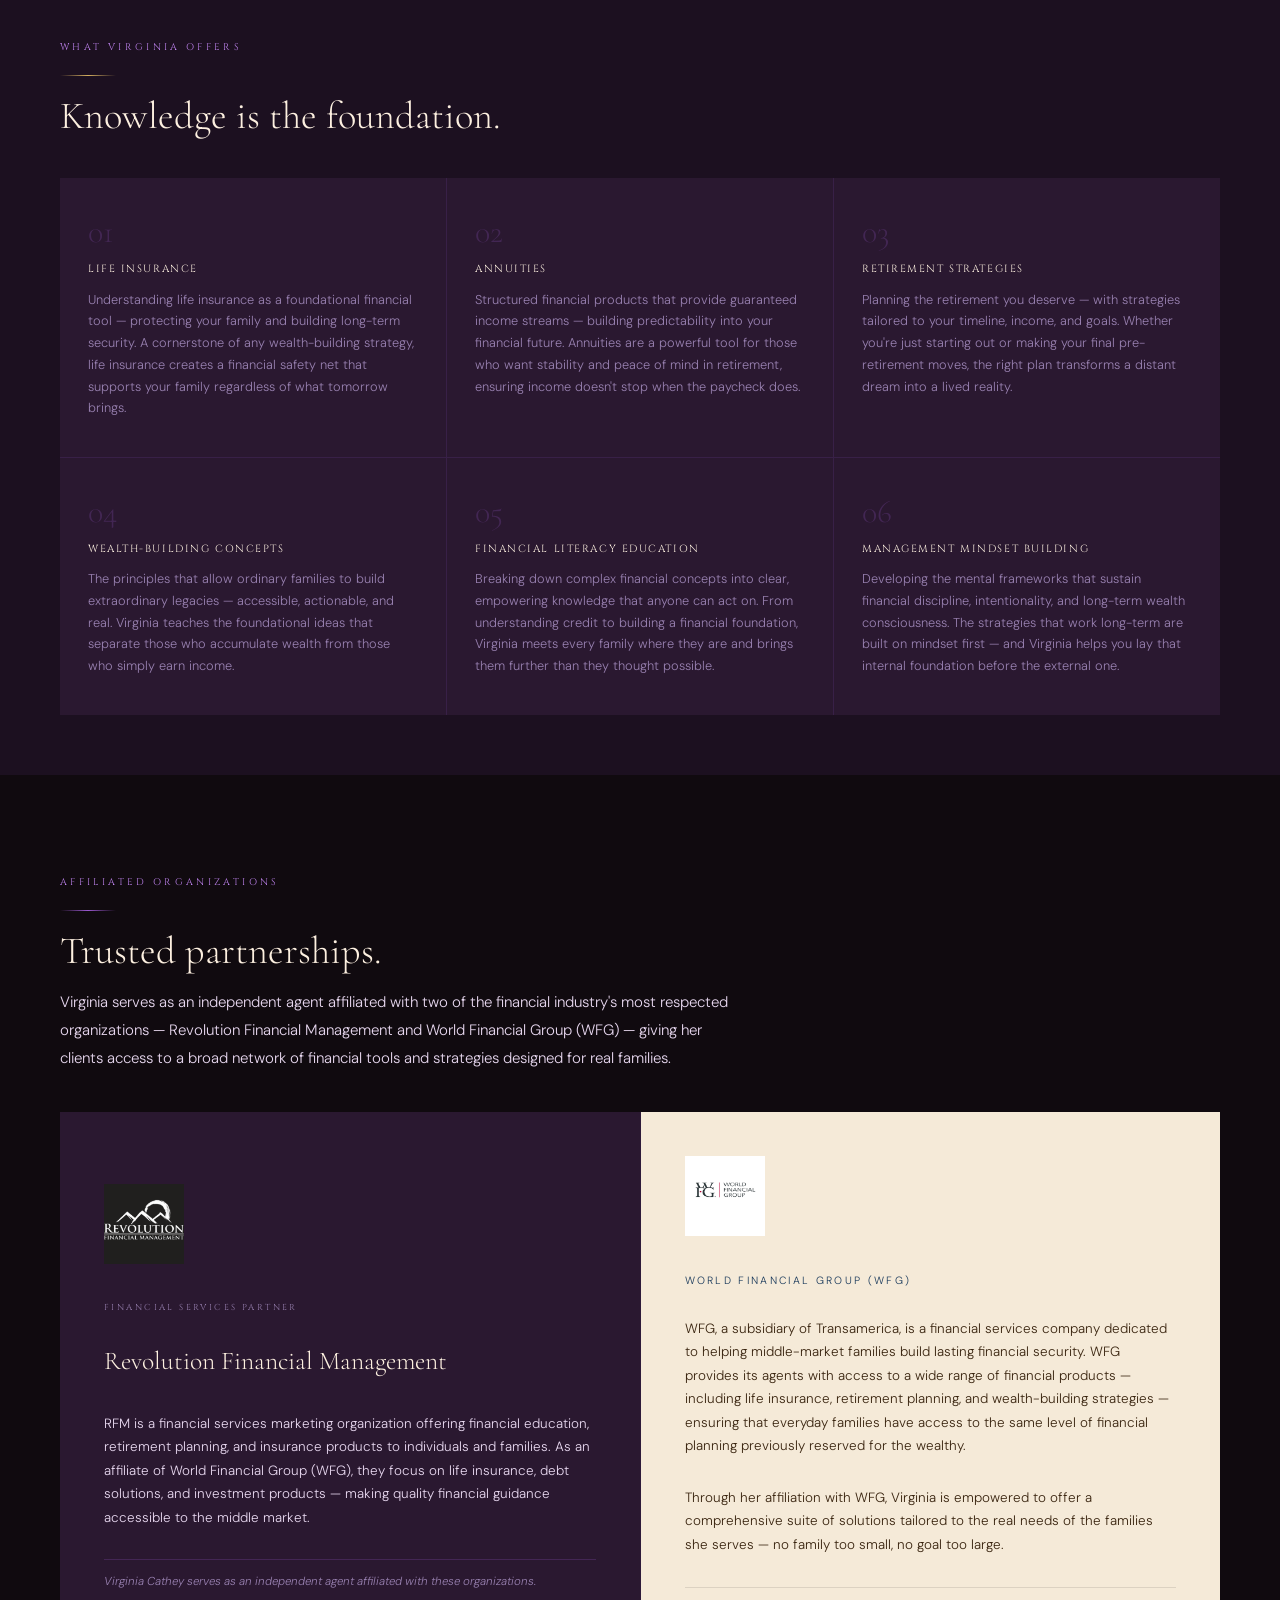
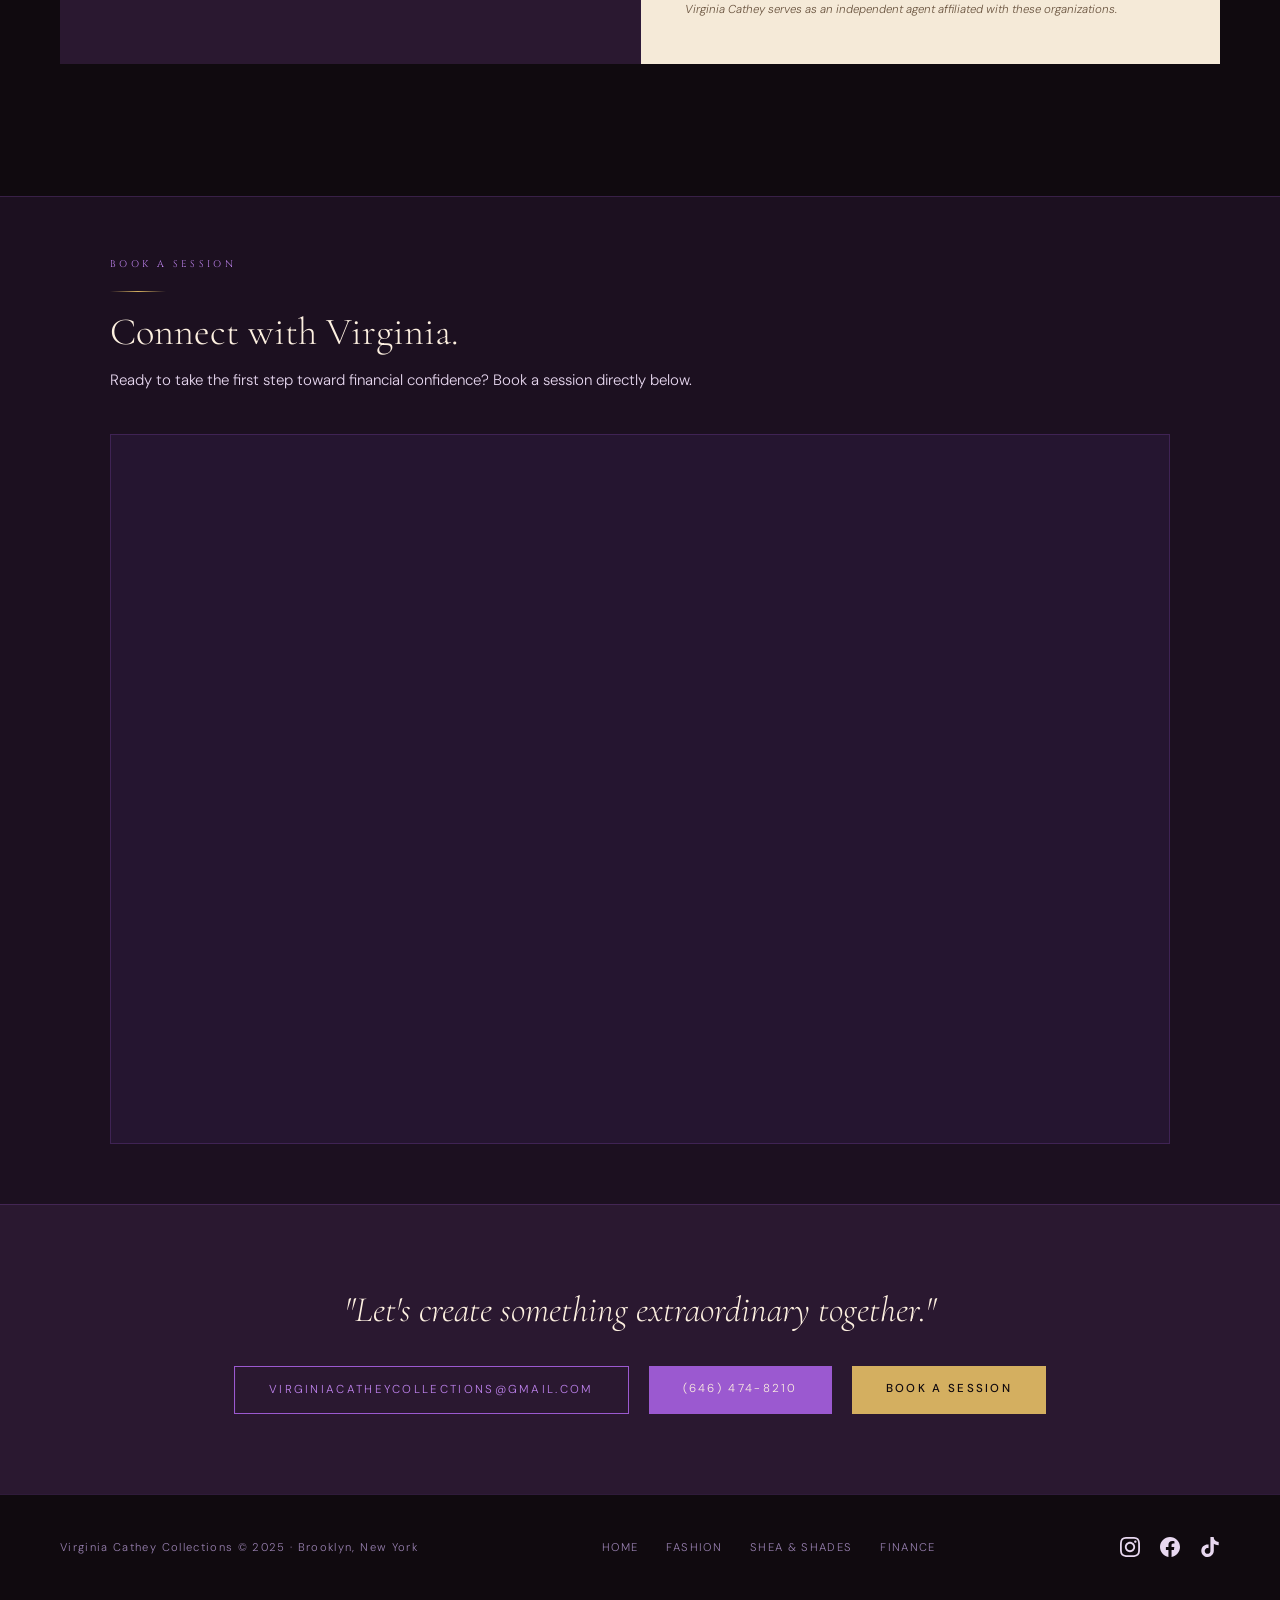
<file: finance (1).html>
<!DOCTYPE html>
<html lang="en">
<head>
  <meta charset="UTF-8">
  <meta name="viewport" content="width=device-width, initial-scale=1.0">
  <title>Financial Education — Virginia Cathey Collections</title>
  <meta name="description" content="Virginia Cathey — Financial Educator. No Family Left Behind. Book a session today.">
  <meta property="og:image" content="https://virginiacathey.github.io/IAMVirginia/hero.jpeg">
  <meta property="og:image:width" content="1200">
  <meta property="og:image:height" content="630">
  <meta property="og:type" content="website">
  <meta property="og:site_name" content="Virginia Cathey Collections">
  <meta name="twitter:card" content="summary_large_image">
  <meta name="twitter:image" content="https://virginiacathey.github.io/IAMVirginia/hero.jpeg">
  <link rel="stylesheet" href="style.css">
</head>
<body>

<nav class="nav">
  <a href="index.html" class="nav-logo"><img src="4.png" alt="Virginia Cathey Collections"></a>
  <ul class="nav-links">
    <li><a href="index.html">Home</a></li>
    <li><a href="fashion.html">Fashion</a></li>
    <li><a href="shea.html">Shea &amp; Shades</a></li>
    <li><a href="finance.html" class="active">Finance</a></li>
    <li><a href="#contact">Connect</a></li>
  </ul>
  <div class="nav-socials">
    <a href="https://www.instagram.com/virginiacatheycollections" target="_blank" aria-label="Instagram"><svg viewBox="0 0 24 24"><path d="M12 2.163c3.204 0 3.584.012 4.85.07 3.252.148 4.771 1.691 4.919 4.919.058 1.265.069 1.645.069 4.849 0 3.205-.012 3.584-.069 4.849-.149 3.225-1.664 4.771-4.919 4.919-1.266.058-1.644.07-4.85.07-3.204 0-3.584-.012-4.849-.07-3.26-.149-4.771-1.699-4.919-4.92-.058-1.265-.07-1.644-.07-4.849 0-3.204.013-3.583.07-4.849.149-3.227 1.664-4.771 4.919-4.919 1.266-.057 1.645-.069 4.849-.069zm0-2.163c-3.259 0-3.667.014-4.947.072-4.358.2-6.78 2.618-6.98 6.98-.059 1.281-.073 1.689-.073 4.948 0 3.259.014 3.668.072 4.948.2 4.358 2.618 6.78 6.98 6.98 1.281.058 1.689.072 4.948.072 3.259 0 3.668-.014 4.948-.072 4.354-.2 6.782-2.618 6.979-6.98.059-1.28.073-1.689.073-4.948 0-3.259-.014-3.667-.072-4.947-.196-4.354-2.617-6.78-6.979-6.98-1.281-.059-1.69-.073-4.949-.073zm0 5.838c-3.403 0-6.162 2.759-6.162 6.162s2.759 6.163 6.162 6.163 6.162-2.759 6.162-6.163c0-3.403-2.759-6.162-6.162-6.162zm0 10.162c-2.209 0-4-1.79-4-4 0-2.209 1.791-4 4-4s4 1.791 4 4c0 2.21-1.791 4-4 4zm6.406-11.845c-.796 0-1.441.645-1.441 1.44s.645 1.44 1.441 1.44c.795 0 1.439-.645 1.439-1.44s-.644-1.44-1.439-1.44z"/></svg></a>
    <a href="https://www.facebook.com/share/1MAkK8qsHK/" target="_blank" aria-label="Facebook"><svg viewBox="0 0 24 24"><path d="M24 12.073c0-6.627-5.373-12-12-12s-12 5.373-12 12c0 5.99 4.388 10.954 10.125 11.854v-8.385H7.078v-3.47h3.047V9.43c0-3.007 1.792-4.669 4.533-4.669 1.312 0 2.686.235 2.686.235v2.953H15.83c-1.491 0-1.956.925-1.956 1.874v2.25h3.328l-.532 3.47h-2.796v8.385C19.612 23.027 24 18.062 24 12.073z"/></svg></a>
    <a href="https://www.tiktok.com/@virginiacathey" target="_blank" aria-label="TikTok"><svg viewBox="0 0 24 24"><path d="M12.525.02c1.31-.02 2.61-.01 3.91-.02.08 1.53.63 3.09 1.75 4.17 1.12 1.11 2.7 1.62 4.24 1.79v4.03c-1.44-.05-2.89-.35-4.2-.97-.57-.26-1.1-.59-1.62-.93-.01 2.92.01 5.84-.02 8.75-.08 1.4-.54 2.79-1.35 3.94-1.31 1.92-3.58 3.17-5.91 3.21-1.43.08-2.86-.31-4.08-1.03-2.02-1.19-3.44-3.37-3.65-5.71-.02-.5-.03-1-.01-1.49.18-1.9 1.12-3.72 2.58-4.96 1.66-1.44 3.98-2.13 6.15-1.72.02 1.48-.04 2.96-.04 4.44-.99-.32-2.15-.23-3.02.37-.63.41-1.11 1.04-1.36 1.75-.21.51-.15 1.07-.14 1.61.24 1.64 1.82 3.02 3.5 2.87 1.12-.01 2.19-.66 2.77-1.61.19-.33.4-.67.41-1.06.1-1.79.06-3.57.07-5.36.01-4.03-.01-8.05.02-12.07z"/></svg></a>
  </div>
  <button class="burger" aria-label="Menu"><span></span><span></span><span></span></button>
</nav>
<div class="mobile-menu">
  <a href="index.html">Home</a>
  <a href="fashion.html">Fashion</a>
  <a href="shea.html">Shea &amp; Shades</a>
  <a href="finance.html">Finance</a>
  <a href="#contact">Connect</a>
  <div class="mm-socials">
    <a href="https://www.instagram.com/virginiacatheycollections" target="_blank" aria-label="Instagram"><svg viewBox="0 0 24 24"><path d="M12 2.163c3.204 0 3.584.012 4.85.07 3.252.148 4.771 1.691 4.919 4.919.058 1.265.069 1.645.069 4.849 0 3.205-.012 3.584-.069 4.849-.149 3.225-1.664 4.771-4.919 4.919-1.266.058-1.644.07-4.85.07-3.204 0-3.584-.012-4.849-.07-3.26-.149-4.771-1.699-4.919-4.92-.058-1.265-.07-1.644-.07-4.849 0-3.204.013-3.583.07-4.849.149-3.227 1.664-4.771 4.919-4.919 1.266-.057 1.645-.069 4.849-.069zm0-2.163c-3.259 0-3.667.014-4.947.072-4.358.2-6.78 2.618-6.98 6.98-.059 1.281-.073 1.689-.073 4.948 0 3.259.014 3.668.072 4.948.2 4.358 2.618 6.78 6.98 6.98 1.281.058 1.689.072 4.948.072 3.259 0 3.668-.014 4.948-.072 4.354-.2 6.782-2.618 6.979-6.98.059-1.28.073-1.689.073-4.948 0-3.259-.014-3.667-.072-4.947-.196-4.354-2.617-6.78-6.979-6.98-1.281-.059-1.69-.073-4.949-.073zm0 5.838c-3.403 0-6.162 2.759-6.162 6.162s2.759 6.163 6.162 6.163 6.162-2.759 6.162-6.163c0-3.403-2.759-6.162-6.162-6.162zm0 10.162c-2.209 0-4-1.79-4-4 0-2.209 1.791-4 4-4s4 1.791 4 4c0 2.21-1.791 4-4 4zm6.406-11.845c-.796 0-1.441.645-1.441 1.44s.645 1.44 1.441 1.44c.795 0 1.439-.645 1.439-1.44s-.644-1.44-1.439-1.44z"/></svg></a>
    <a href="https://www.facebook.com/share/1MAkK8qsHK/" target="_blank" aria-label="Facebook"><svg viewBox="0 0 24 24"><path d="M24 12.073c0-6.627-5.373-12-12-12s-12 5.373-12 12c0 5.99 4.388 10.954 10.125 11.854v-8.385H7.078v-3.47h3.047V9.43c0-3.007 1.792-4.669 4.533-4.669 1.312 0 2.686.235 2.686.235v2.953H15.83c-1.491 0-1.956.925-1.956 1.874v2.25h3.328l-.532 3.47h-2.796v8.385C19.612 23.027 24 18.062 24 12.073z"/></svg></a>
    <a href="https://www.tiktok.com/@virginiacathey" target="_blank" aria-label="TikTok"><svg viewBox="0 0 24 24"><path d="M12.525.02c1.31-.02 2.61-.01 3.91-.02.08 1.53.63 3.09 1.75 4.17 1.12 1.11 2.7 1.62 4.24 1.79v4.03c-1.44-.05-2.89-.35-4.2-.97-.57-.26-1.1-.59-1.62-.93-.01 2.92.01 5.84-.02 8.75-.08 1.4-.54 2.79-1.35 3.94-1.31 1.92-3.58 3.17-5.91 3.21-1.43.08-2.86-.31-4.08-1.03-2.02-1.19-3.44-3.37-3.65-5.71-.02-.5-.03-1-.01-1.49.18-1.9 1.12-3.72 2.58-4.96 1.66-1.44 3.98-2.13 6.15-1.72.02 1.48-.04 2.96-.04 4.44-.99-.32-2.15-.23-3.02.37-.63.41-1.11 1.04-1.36 1.75-.21.51-.15 1.07-.14 1.61.24 1.64 1.82 3.02 3.5 2.87 1.12-.01 2.19-.66 2.77-1.61.19-.33.4-.67.41-1.06.1-1.79.06-3.57.07-5.36.01-4.03-.01-8.05.02-12.07z"/></svg></a>
  </div>
</div>

<!-- HERO -->
<section class="hero">
  <div class="hero-bg" style="background-image:url('hero.jpeg');background-position:center top;"></div>
  <div class="hero-overlay" style="background:linear-gradient(105deg,rgba(16,10,15,.97) 0%,rgba(26,58,92,.55) 50%,rgba(16,10,15,.28) 100%);"></div>
  <div class="hero-body" style="text-align:left;max-width:660px;margin:0 0 0 0;position:relative;z-index:2;padding:0 60px;">
    <p class="hero-eyebrow">Financial Education &amp; Empowerment</p>
    <h1 class="hero-title" style="font-size:clamp(2.4rem,5.5vw,4.8rem);">Building Wealth.<br>Securing Futures.</h1>
    <div class="hero-rule" style="margin:0 0 18px;"></div>
    <p style="font-family:var(--f-heading);font-style:italic;font-size:clamp(1.1rem,1.9vw,1.55rem);color:rgba(212,175,96,.85);">No Family Left Behind.</p>
  </div>
  <div class="hero-scroll">
    <span>Scroll</span>
    <svg viewBox="0 0 24 24" fill="none" stroke="currentColor" stroke-width="1.5"><path d="M12 5v14M5 12l7 7 7-7"/></svg>
  </div>
</section>

<!-- MISSION -->
<section class="sec">
  <div class="wrap two-col">
    <div class="reveal">
      <p class="label">Virginia's Mission</p>
      <div class="rule-purple"></div>
      <h2 class="h2" style="font-size:clamp(1.8rem,3vw,2.8rem);margin-bottom:28px;">No Family<br>Left Behind.</h2>
      <p class="body">As a Financial Educator and advisor with Revolution Financial Management, I help individuals and families understand life insurance, annuities, retirement strategies, wealth-building concepts, financial literacy, and management mindset building so they can make informed decisions for themselves and future generations.</p>
      <p class="body" style="margin-top:16px;">My mission is simple: No Family Left Behind. Whether I'm creating a garment that boosts someone's confidence or helping a family develop a financial strategy for long-term security, I believe everyone deserves access to knowledge, opportunity, and support.</p>
      <p class="body" style="margin-top:16px;">I take pride in serving with professionalism, integrity, compassion, and a sincere desire to help people achieve their personal, financial, and creative goals.</p>
    </div>
    <div class="reveal d2" style="background:var(--bg3);border:1px solid var(--border);padding:44px;">
      <p style="font-family:var(--f-heading);font-style:italic;font-size:clamp(1.3rem,2vw,1.7rem);color:var(--gold-lt);line-height:1.55;margin-bottom:20px;">"Financial education for the life you deserve. No Family Left Behind."</p>
      <p style="font-size:.66rem;letter-spacing:.22em;text-transform:uppercase;color:var(--purple-lt);">— Virginia Cathey</p>
      <div class="rule-purple" style="margin-top:20px;"></div>
      <div style="margin-top:24px;">
        <a href="https://calendly.com/virginiacatheycollections/ciuela-s-retrieval-of-unfinished-crystal-dress-fabrics" target="_blank" class="btn btn-purple"><span>Book a Free Session</span></a>
      </div>
    </div>
  </div>
</section>

<!-- SERVICES -->
<section class="sec-sm" style="background:var(--bg2);">
  <div class="wrap">
    <div class="reveal" style="margin-bottom:40px;">
      <p class="label">What Virginia Offers</p>
      <div class="rule-gold"></div>
      <h2 class="h2" style="font-size:clamp(1.8rem,3vw,2.8rem);">Knowledge is the foundation.</h2>
    </div>
    <div class="svc-grid">
      <div class="svc reveal">
        <span class="svc-num">01</span>
        <p class="svc-title">Life Insurance</p>
        <p class="svc-desc">Understanding life insurance as a foundational financial tool — protecting your family and building long-term security. A cornerstone of any wealth-building strategy, life insurance creates a financial safety net that supports your family regardless of what tomorrow brings.</p>
      </div>
      <div class="svc reveal d1">
        <span class="svc-num">02</span>
        <p class="svc-title">Annuities</p>
        <p class="svc-desc">Structured financial products that provide guaranteed income streams — building predictability into your financial future. Annuities are a powerful tool for those who want stability and peace of mind in retirement, ensuring income doesn't stop when the paycheck does.</p>
      </div>
      <div class="svc reveal d2">
        <span class="svc-num">03</span>
        <p class="svc-title">Retirement Strategies</p>
        <p class="svc-desc">Planning the retirement you deserve — with strategies tailored to your timeline, income, and goals. Whether you're just starting out or making your final pre-retirement moves, the right plan transforms a distant dream into a lived reality.</p>
      </div>
      <div class="svc reveal d3">
        <span class="svc-num">04</span>
        <p class="svc-title">Wealth-Building Concepts</p>
        <p class="svc-desc">The principles that allow ordinary families to build extraordinary legacies — accessible, actionable, and real. Virginia teaches the foundational ideas that separate those who accumulate wealth from those who simply earn income.</p>
      </div>
      <div class="svc reveal">
        <span class="svc-num">05</span>
        <p class="svc-title">Financial Literacy Education</p>
        <p class="svc-desc">Breaking down complex financial concepts into clear, empowering knowledge that anyone can act on. From understanding credit to building a financial foundation, Virginia meets every family where they are and brings them further than they thought possible.</p>
      </div>
      <div class="svc reveal d1">
        <span class="svc-num">06</span>
        <p class="svc-title">Management Mindset Building</p>
        <p class="svc-desc">Developing the mental frameworks that sustain financial discipline, intentionality, and long-term wealth consciousness. The strategies that work long-term are built on mindset first — and Virginia helps you lay that internal foundation before the external one.</p>
      </div>
    </div>
  </div>
</section>

<!-- AFFILIATES — updated with WFG mention and both logos -->
<section class="sec">
  <div class="wrap">
    <div class="reveal" style="margin-bottom:40px;">
      <p class="label">Affiliated Organizations</p>
      <div class="rule-purple"></div>
      <h2 class="h2" style="font-size:clamp(1.8rem,3vw,2.8rem);">Trusted partnerships.</h2>
      <p class="body" style="margin-top:16px;max-width:680px;">Virginia serves as an independent agent affiliated with two of the financial industry's most respected organizations — Revolution Financial Management and World Financial Group (WFG) — giving her clients access to a broad network of financial tools and strategies designed for real families.</p>
    </div>
    <div class="affiliate-row">
      <!-- Revolution Financial Management -->
      <div class="affiliate-box reveal">
        <div style="margin-bottom:20px;">
          <img src="3.png" alt="Revolution Financial Management" style="height:80px;width:auto;object-fit:contain;">
        </div>
        <p class="press-sub">Financial Services Partner</p>
        <p class="press-venue" style="margin:8px 0 12px;">Revolution Financial Management</p>
        <p style="font-size:.84rem;color:var(--text);line-height:1.75;">RFM is a financial services marketing organization offering financial education, retirement planning, and insurance products to individuals and families. As an affiliate of World Financial Group (WFG), they focus on life insurance, debt solutions, and investment products — making quality financial guidance accessible to the middle market.</p>
        <p style="font-size:.72rem;font-style:italic;color:var(--muted);margin-top:14px;border-top:1px solid var(--border);padding-top:12px;">Virginia Cathey serves as an independent agent affiliated with these organizations.</p>
      </div>
      <!-- World Financial Group -->
      <div class="affiliate-box-light reveal d1">
        <div style="margin-bottom:20px;">
          <img src="2.png" alt="World Financial Group" style="height:80px;width:auto;object-fit:contain;">
        </div>
        <p style="font-size:.66rem;letter-spacing:.22em;text-transform:uppercase;color:#1a3a5c;margin-bottom:10px;">World Financial Group (WFG)</p>
        <p style="font-size:.84rem;color:#3a2510;line-height:1.75;">WFG, a subsidiary of Transamerica, is a financial services company dedicated to helping middle-market families build lasting financial security. WFG provides its agents with access to a wide range of financial products — including life insurance, retirement planning, and wealth-building strategies — ensuring that everyday families have access to the same level of financial planning previously reserved for the wealthy.</p>
        <p style="font-size:.84rem;color:#3a2510;line-height:1.75;margin-top:12px;">Through her affiliation with WFG, Virginia is empowered to offer a comprehensive suite of solutions tailored to the real needs of the families she serves — no family too small, no goal too large.</p>
        <p style="font-size:.72rem;font-style:italic;color:#6b5540;margin-top:14px;border-top:1px solid rgba(0,0,0,.1);padding-top:12px;">Virginia Cathey serves as an independent agent affiliated with these organizations.</p>
      </div>
    </div>
  </div>
</section>

<!-- CALENDLY -->
<section class="sec-sm" style="background:var(--bg2);border-top:1px solid var(--border);">
  <div class="wrap" style="max-width:1060px;">
    <div class="reveal" style="margin-bottom:40px;">
      <p class="label">Book a Session</p>
      <div class="rule-gold"></div>
      <h2 class="h2" style="font-size:clamp(1.8rem,3vw,2.8rem);">Connect with Virginia.</h2>
      <p class="body" style="margin-top:12px;">Ready to take the first step toward financial confidence? Book a session directly below.</p>
    </div>
    <div style="border:1px solid var(--border);background:var(--bg3);padding:4px;position:relative;" class="reveal d1">
      <!-- Calendly inline widget -->
      <div class="calendly-inline-widget" data-url="https://calendly.com/virginiacatheycollections/ciuela-s-retrieval-of-unfinished-crystal-dress-fabrics" style="min-width:320px;height:700px;"></div>
    </div>

  </div>
</section>
<script type="text/javascript" src="https://assets.calendly.com/assets/external/widget.js" async></script>

<!-- CONTACT BAR -->
<section class="contact-bar" id="contact">
  <p class="contact-bar-q">"Let's create something extraordinary together."</p>
  <div style="display:flex;justify-content:center;gap:20px;flex-wrap:wrap;margin-top:8px;">
    <a href="mailto:virginiacatheycollections@gmail.com" class="btn btn-outline"><span>virginiacatheycollections@gmail.com</span></a>
    <a href="tel:6464748210" class="btn btn-purple"><span>(646) 474-8210</span></a>
    <a href="https://calendly.com/virginiacatheycollections/ciuela-s-retrieval-of-unfinished-crystal-dress-fabrics" target="_blank" class="btn btn-gold"><span>Book a Session</span></a>
  </div>
</section>

<!-- FOOTER -->
<footer class="footer">
  <p class="footer-copy">Virginia Cathey Collections © 2025 · Brooklyn, New York</p>
  <div class="footer-links">
    <a href="index.html">Home</a>
    <a href="fashion.html">Fashion</a>
    <a href="shea.html">Shea &amp; Shades</a>
    <a href="finance.html">Finance</a>
  </div>
  <div class="footer-socials">
    <a href="https://www.instagram.com/virginiacatheycollections" target="_blank" aria-label="Instagram"><svg viewBox="0 0 24 24"><path d="M12 2.163c3.204 0 3.584.012 4.85.07 3.252.148 4.771 1.691 4.919 4.919.058 1.265.069 1.645.069 4.849 0 3.205-.012 3.584-.069 4.849-.149 3.225-1.664 4.771-4.919 4.919-1.266.058-1.644.07-4.85.07-3.204 0-3.584-.012-4.849-.07-3.26-.149-4.771-1.699-4.919-4.92-.058-1.265-.07-1.644-.07-4.849 0-3.204.013-3.583.07-4.849.149-3.227 1.664-4.771 4.919-4.919 1.266-.057 1.645-.069 4.849-.069zm0-2.163c-3.259 0-3.667.014-4.947.072-4.358.2-6.78 2.618-6.98 6.98-.059 1.281-.073 1.689-.073 4.948 0 3.259.014 3.668.072 4.948.2 4.358 2.618 6.78 6.98 6.98 1.281.058 1.689.072 4.948.072 3.259 0 3.668-.014 4.948-.072 4.354-.2 6.782-2.618 6.979-6.98.059-1.28.073-1.689.073-4.948 0-3.259-.014-3.667-.072-4.947-.196-4.354-2.617-6.78-6.979-6.98-1.281-.059-1.69-.073-4.949-.073zm0 5.838c-3.403 0-6.162 2.759-6.162 6.162s2.759 6.163 6.162 6.163 6.162-2.759 6.162-6.163c0-3.403-2.759-6.162-6.162-6.162zm0 10.162c-2.209 0-4-1.79-4-4 0-2.209 1.791-4 4-4s4 1.791 4 4c0 2.21-1.791 4-4 4zm6.406-11.845c-.796 0-1.441.645-1.441 1.44s.645 1.44 1.441 1.44c.795 0 1.439-.645 1.439-1.44s-.644-1.44-1.439-1.44z"/></svg></a>
    <a href="https://www.facebook.com/share/1MAkK8qsHK/" target="_blank" aria-label="Facebook"><svg viewBox="0 0 24 24"><path d="M24 12.073c0-6.627-5.373-12-12-12s-12 5.373-12 12c0 5.99 4.388 10.954 10.125 11.854v-8.385H7.078v-3.47h3.047V9.43c0-3.007 1.792-4.669 4.533-4.669 1.312 0 2.686.235 2.686.235v2.953H15.83c-1.491 0-1.956.925-1.956 1.874v2.25h3.328l-.532 3.47h-2.796v8.385C19.612 23.027 24 18.062 24 12.073z"/></svg></a>
    <a href="https://www.tiktok.com/@virginiacathey" target="_blank" aria-label="TikTok"><svg viewBox="0 0 24 24"><path d="M12.525.02c1.31-.02 2.61-.01 3.91-.02.08 1.53.63 3.09 1.75 4.17 1.12 1.11 2.7 1.62 4.24 1.79v4.03c-1.44-.05-2.89-.35-4.2-.97-.57-.26-1.1-.59-1.62-.93-.01 2.92.01 5.84-.02 8.75-.08 1.4-.54 2.79-1.35 3.94-1.31 1.92-3.58 3.17-5.91 3.21-1.43.08-2.86-.31-4.08-1.03-2.02-1.19-3.44-3.37-3.65-5.71-.02-.5-.03-1-.01-1.49.18-1.9 1.12-3.72 2.58-4.96 1.66-1.44 3.98-2.13 6.15-1.72.02 1.48-.04 2.96-.04 4.44-.99-.32-2.15-.23-3.02.37-.63.41-1.11 1.04-1.36 1.75-.21.51-.15 1.07-.14 1.61.24 1.64 1.82 3.02 3.5 2.87 1.12-.01 2.19-.66 2.77-1.61.19-.33.4-.67.41-1.06.1-1.79.06-3.57.07-5.36.01-4.03-.01-8.05.02-12.07z"/></svg></a>
  </div>
</footer>

<script src="script.js"></script>
</body>
</html>
</file>
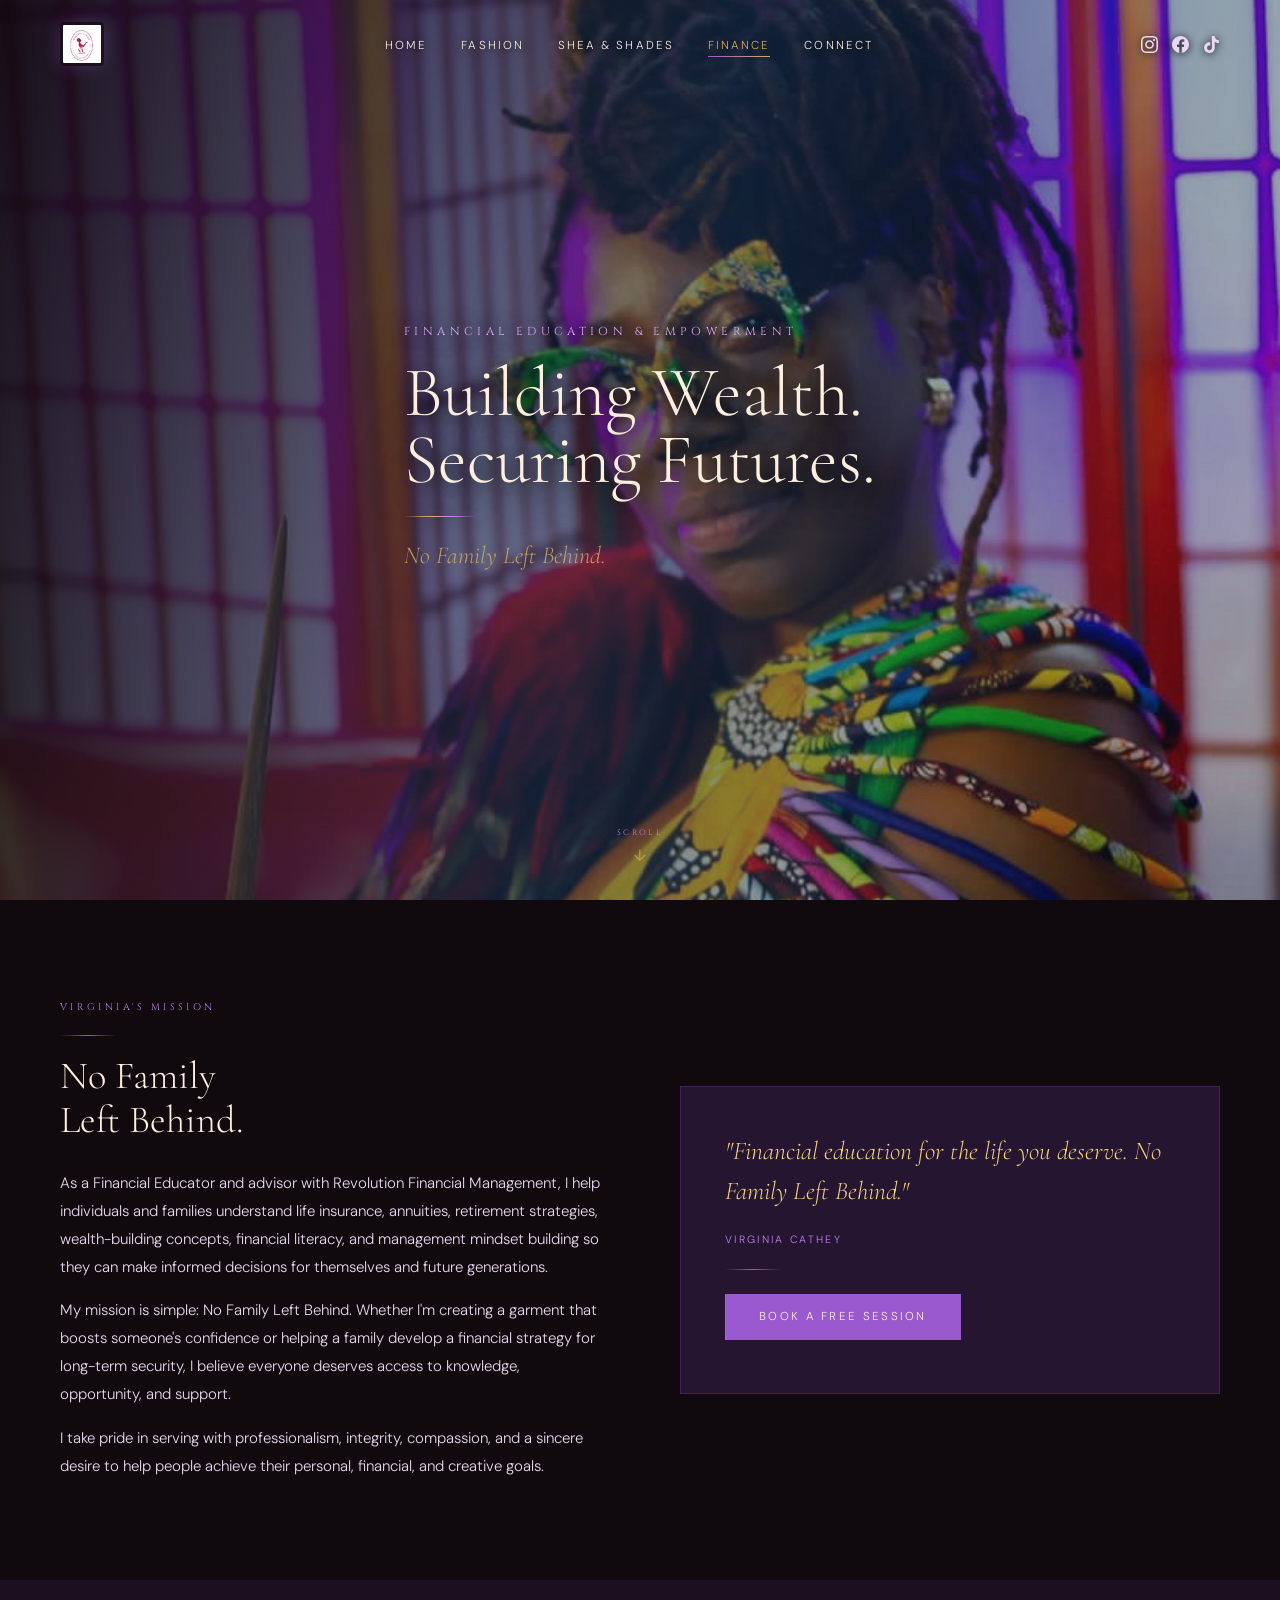
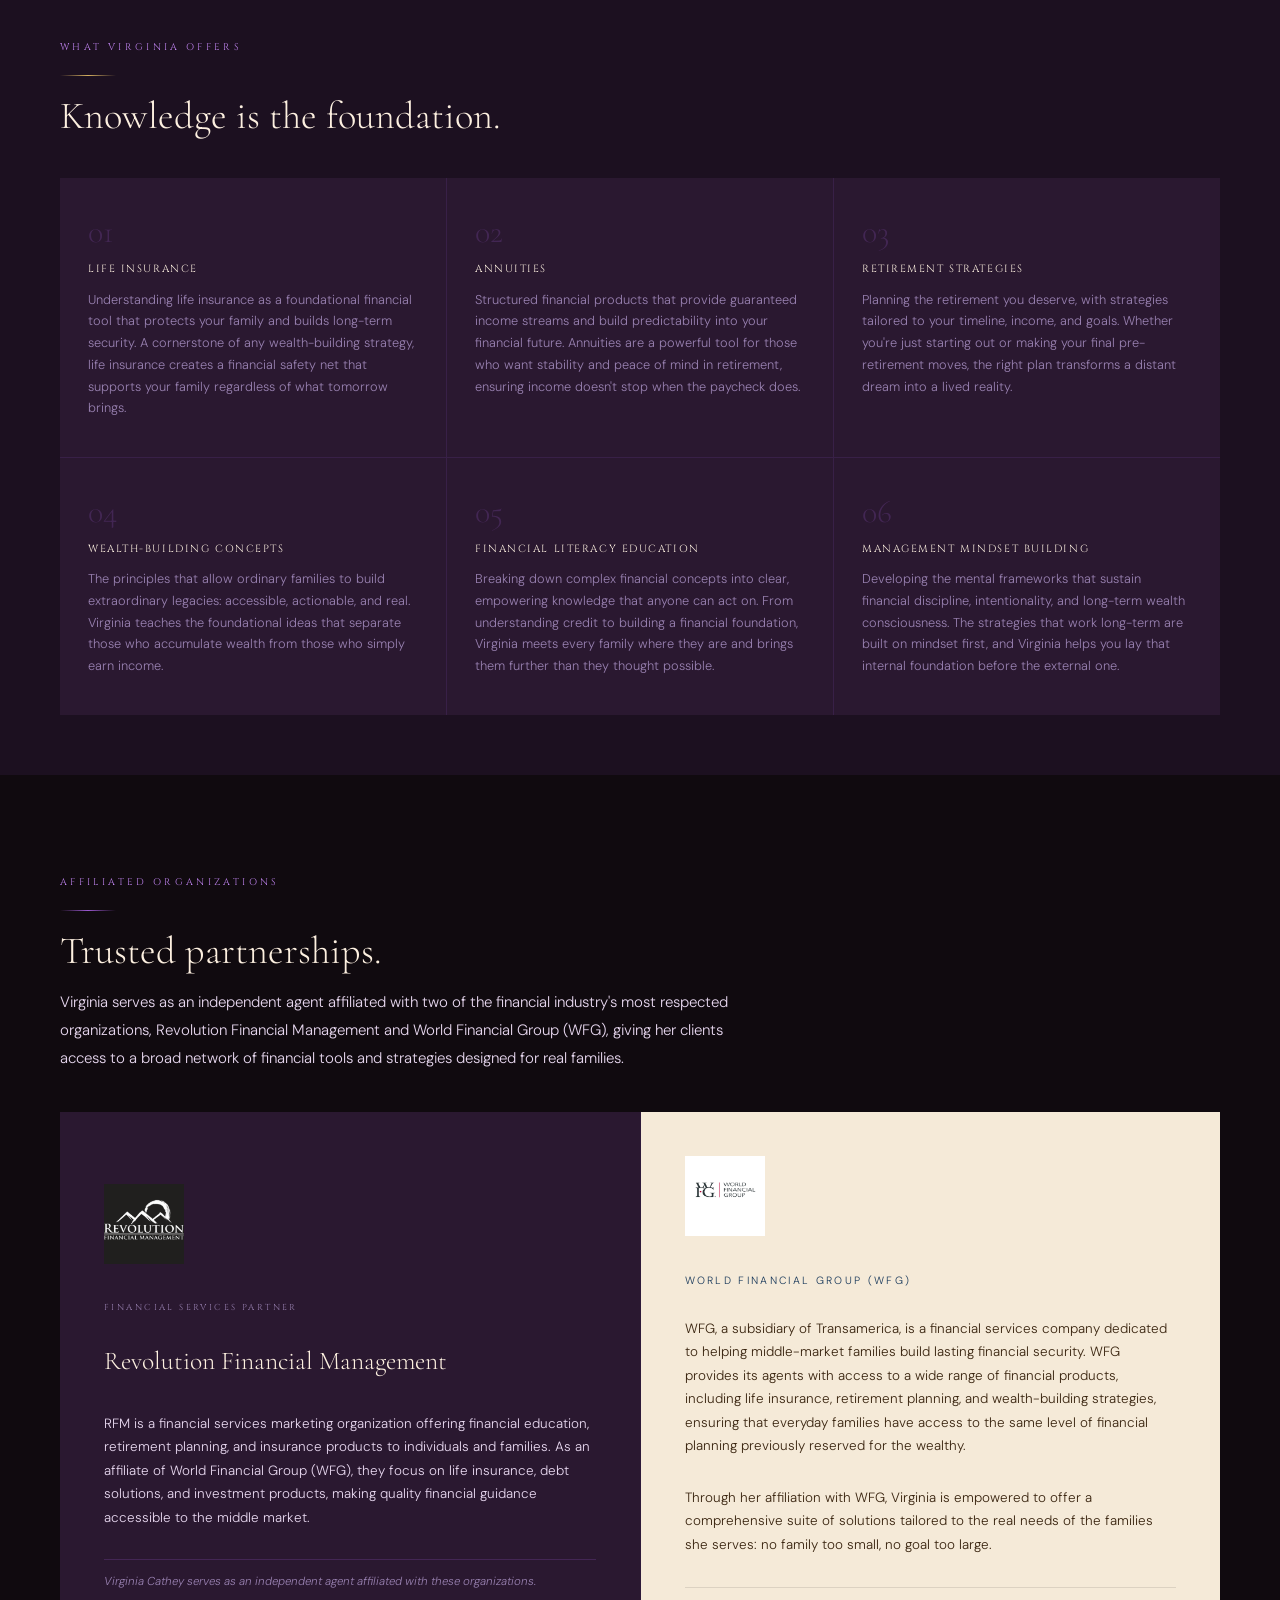
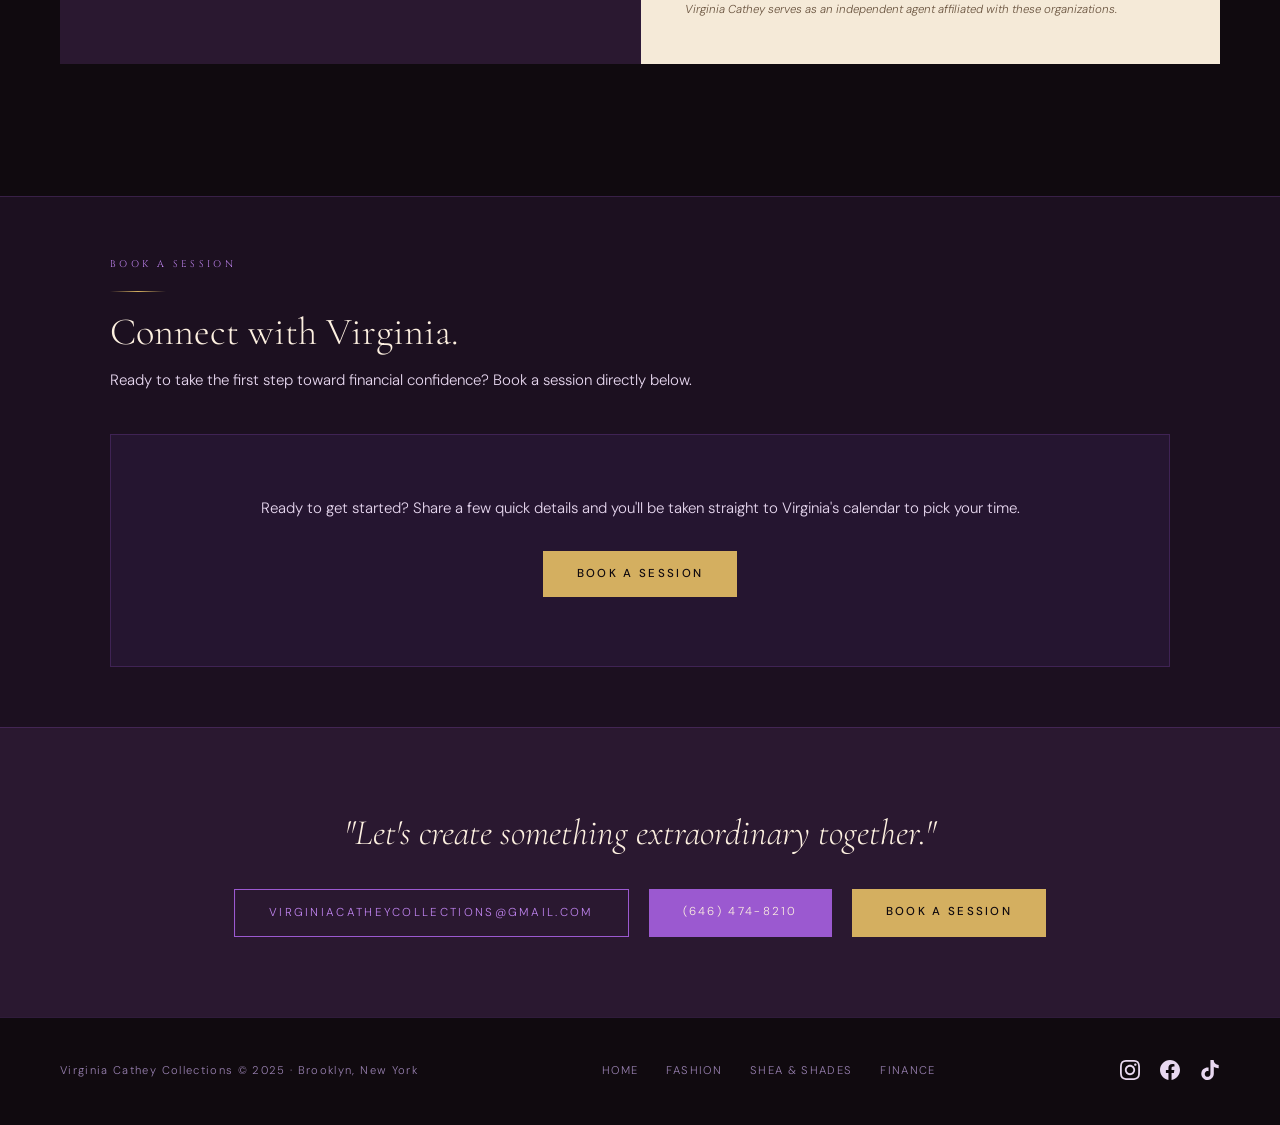
<file: finance.html>
<!DOCTYPE html>
<html lang="en">
<head>
  <meta charset="UTF-8">
  <meta name="viewport" content="width=device-width, initial-scale=1.0">
  <title>Financial Education: Virginia Cathey Collections</title>
  <meta name="description" content="Virginia Cathey: Financial Educator. No Family Left Behind. Book a session today.">
  <meta property="og:image" content="https://virginiacathey.github.io/IAMVirginia/hero.jpeg">
  <meta property="og:image:width" content="1200">
  <meta property="og:image:height" content="630">
  <meta property="og:type" content="website">
  <meta property="og:site_name" content="Virginia Cathey Collections">
  <meta name="twitter:card" content="summary_large_image">
  <meta name="twitter:image" content="https://virginiacathey.github.io/IAMVirginia/hero.jpeg">
  <link rel="stylesheet" href="style.css">
</head>
<body>

<nav class="nav">
  <a href="index.html" class="nav-logo"><img src="4.png" alt="Virginia Cathey Collections"></a>
  <ul class="nav-links">
    <li><a href="index.html">Home</a></li>
    <li><a href="fashion.html">Fashion</a></li>
    <li><a href="shea.html">Shea &amp; Shades</a></li>
    <li><a href="finance.html" class="active">Finance</a></li>
    <li><a href="#contact">Connect</a></li>
  </ul>
  <div class="nav-socials">
    <a href="https://www.instagram.com/virginiacatheycollections" target="_blank" aria-label="Instagram"><svg viewBox="0 0 24 24"><path d="M12 2.163c3.204 0 3.584.012 4.85.07 3.252.148 4.771 1.691 4.919 4.919.058 1.265.069 1.645.069 4.849 0 3.205-.012 3.584-.069 4.849-.149 3.225-1.664 4.771-4.919 4.919-1.266.058-1.644.07-4.85.07-3.204 0-3.584-.012-4.849-.07-3.26-.149-4.771-1.699-4.919-4.92-.058-1.265-.07-1.644-.07-4.849 0-3.204.013-3.583.07-4.849.149-3.227 1.664-4.771 4.919-4.919 1.266-.057 1.645-.069 4.849-.069zm0-2.163c-3.259 0-3.667.014-4.947.072-4.358.2-6.78 2.618-6.98 6.98-.059 1.281-.073 1.689-.073 4.948 0 3.259.014 3.668.072 4.948.2 4.358 2.618 6.78 6.98 6.98 1.281.058 1.689.072 4.948.072 3.259 0 3.668-.014 4.948-.072 4.354-.2 6.782-2.618 6.979-6.98.059-1.28.073-1.689.073-4.948 0-3.259-.014-3.667-.072-4.947-.196-4.354-2.617-6.78-6.979-6.98-1.281-.059-1.69-.073-4.949-.073zm0 5.838c-3.403 0-6.162 2.759-6.162 6.162s2.759 6.163 6.162 6.163 6.162-2.759 6.162-6.163c0-3.403-2.759-6.162-6.162-6.162zm0 10.162c-2.209 0-4-1.79-4-4 0-2.209 1.791-4 4-4s4 1.791 4 4c0 2.21-1.791 4-4 4zm6.406-11.845c-.796 0-1.441.645-1.441 1.44s.645 1.44 1.441 1.44c.795 0 1.439-.645 1.439-1.44s-.644-1.44-1.439-1.44z"/></svg></a>
    <a href="https://www.facebook.com/share/1MAkK8qsHK/" target="_blank" aria-label="Facebook"><svg viewBox="0 0 24 24"><path d="M24 12.073c0-6.627-5.373-12-12-12s-12 5.373-12 12c0 5.99 4.388 10.954 10.125 11.854v-8.385H7.078v-3.47h3.047V9.43c0-3.007 1.792-4.669 4.533-4.669 1.312 0 2.686.235 2.686.235v2.953H15.83c-1.491 0-1.956.925-1.956 1.874v2.25h3.328l-.532 3.47h-2.796v8.385C19.612 23.027 24 18.062 24 12.073z"/></svg></a>
    <a href="https://www.tiktok.com/@virginiacathey" target="_blank" aria-label="TikTok"><svg viewBox="0 0 24 24"><path d="M12.525.02c1.31-.02 2.61-.01 3.91-.02.08 1.53.63 3.09 1.75 4.17 1.12 1.11 2.7 1.62 4.24 1.79v4.03c-1.44-.05-2.89-.35-4.2-.97-.57-.26-1.1-.59-1.62-.93-.01 2.92.01 5.84-.02 8.75-.08 1.4-.54 2.79-1.35 3.94-1.31 1.92-3.58 3.17-5.91 3.21-1.43.08-2.86-.31-4.08-1.03-2.02-1.19-3.44-3.37-3.65-5.71-.02-.5-.03-1-.01-1.49.18-1.9 1.12-3.72 2.58-4.96 1.66-1.44 3.98-2.13 6.15-1.72.02 1.48-.04 2.96-.04 4.44-.99-.32-2.15-.23-3.02.37-.63.41-1.11 1.04-1.36 1.75-.21.51-.15 1.07-.14 1.61.24 1.64 1.82 3.02 3.5 2.87 1.12-.01 2.19-.66 2.77-1.61.19-.33.4-.67.41-1.06.1-1.79.06-3.57.07-5.36.01-4.03-.01-8.05.02-12.07z"/></svg></a>
  </div>
  <button class="burger" aria-label="Menu"><span></span><span></span><span></span></button>
</nav>
<div class="mobile-menu">
  <a href="index.html">Home</a>
  <a href="fashion.html">Fashion</a>
  <a href="shea.html">Shea &amp; Shades</a>
  <a href="finance.html">Finance</a>
  <a href="#contact">Connect</a>
  <div class="mm-socials">
    <a href="https://www.instagram.com/virginiacatheycollections" target="_blank" aria-label="Instagram"><svg viewBox="0 0 24 24"><path d="M12 2.163c3.204 0 3.584.012 4.85.07 3.252.148 4.771 1.691 4.919 4.919.058 1.265.069 1.645.069 4.849 0 3.205-.012 3.584-.069 4.849-.149 3.225-1.664 4.771-4.919 4.919-1.266.058-1.644.07-4.85.07-3.204 0-3.584-.012-4.849-.07-3.26-.149-4.771-1.699-4.919-4.92-.058-1.265-.07-1.644-.07-4.849 0-3.204.013-3.583.07-4.849.149-3.227 1.664-4.771 4.919-4.919 1.266-.057 1.645-.069 4.849-.069zm0-2.163c-3.259 0-3.667.014-4.947.072-4.358.2-6.78 2.618-6.98 6.98-.059 1.281-.073 1.689-.073 4.948 0 3.259.014 3.668.072 4.948.2 4.358 2.618 6.78 6.98 6.98 1.281.058 1.689.072 4.948.072 3.259 0 3.668-.014 4.948-.072 4.354-.2 6.782-2.618 6.979-6.98.059-1.28.073-1.689.073-4.948 0-3.259-.014-3.667-.072-4.947-.196-4.354-2.617-6.78-6.979-6.98-1.281-.059-1.69-.073-4.949-.073zm0 5.838c-3.403 0-6.162 2.759-6.162 6.162s2.759 6.163 6.162 6.163 6.162-2.759 6.162-6.163c0-3.403-2.759-6.162-6.162-6.162zm0 10.162c-2.209 0-4-1.79-4-4 0-2.209 1.791-4 4-4s4 1.791 4 4c0 2.21-1.791 4-4 4zm6.406-11.845c-.796 0-1.441.645-1.441 1.44s.645 1.44 1.441 1.44c.795 0 1.439-.645 1.439-1.44s-.644-1.44-1.439-1.44z"/></svg></a>
    <a href="https://www.facebook.com/share/1MAkK8qsHK/" target="_blank" aria-label="Facebook"><svg viewBox="0 0 24 24"><path d="M24 12.073c0-6.627-5.373-12-12-12s-12 5.373-12 12c0 5.99 4.388 10.954 10.125 11.854v-8.385H7.078v-3.47h3.047V9.43c0-3.007 1.792-4.669 4.533-4.669 1.312 0 2.686.235 2.686.235v2.953H15.83c-1.491 0-1.956.925-1.956 1.874v2.25h3.328l-.532 3.47h-2.796v8.385C19.612 23.027 24 18.062 24 12.073z"/></svg></a>
    <a href="https://www.tiktok.com/@virginiacathey" target="_blank" aria-label="TikTok"><svg viewBox="0 0 24 24"><path d="M12.525.02c1.31-.02 2.61-.01 3.91-.02.08 1.53.63 3.09 1.75 4.17 1.12 1.11 2.7 1.62 4.24 1.79v4.03c-1.44-.05-2.89-.35-4.2-.97-.57-.26-1.1-.59-1.62-.93-.01 2.92.01 5.84-.02 8.75-.08 1.4-.54 2.79-1.35 3.94-1.31 1.92-3.58 3.17-5.91 3.21-1.43.08-2.86-.31-4.08-1.03-2.02-1.19-3.44-3.37-3.65-5.71-.02-.5-.03-1-.01-1.49.18-1.9 1.12-3.72 2.58-4.96 1.66-1.44 3.98-2.13 6.15-1.72.02 1.48-.04 2.96-.04 4.44-.99-.32-2.15-.23-3.02.37-.63.41-1.11 1.04-1.36 1.75-.21.51-.15 1.07-.14 1.61.24 1.64 1.82 3.02 3.5 2.87 1.12-.01 2.19-.66 2.77-1.61.19-.33.4-.67.41-1.06.1-1.79.06-3.57.07-5.36.01-4.03-.01-8.05.02-12.07z"/></svg></a>
  </div>
</div>

<!-- HERO -->
<section class="hero">
  <div class="hero-bg" style="background-image:url('hero.jpeg');background-position:center top;"></div>
  <div class="hero-overlay" style="background:linear-gradient(105deg,rgba(16,10,15,.97) 0%,rgba(26,58,92,.55) 50%,rgba(16,10,15,.28) 100%);"></div>
  <div class="hero-body" style="text-align:left;max-width:660px;margin:0 0 0 0;position:relative;z-index:2;padding:0 60px;">
    <p class="hero-eyebrow">Financial Education &amp; Empowerment</p>
    <h1 class="hero-title" style="font-size:clamp(2.4rem,5.5vw,4.8rem);">Building Wealth.<br>Securing Futures.</h1>
    <div class="hero-rule" style="margin:0 0 18px;"></div>
    <p style="font-family:var(--f-heading);font-style:italic;font-size:clamp(1.1rem,1.9vw,1.55rem);color:rgba(212,175,96,.85);">No Family Left Behind.</p>
  </div>
  <div class="hero-scroll">
    <span>Scroll</span>
    <svg viewBox="0 0 24 24" fill="none" stroke="currentColor" stroke-width="1.5"><path d="M12 5v14M5 12l7 7 7-7"/></svg>
  </div>
</section>

<!-- MISSION -->
<section class="sec">
  <div class="wrap two-col">
    <div class="reveal">
      <p class="label">Virginia's Mission</p>
      <div class="rule-purple"></div>
      <h2 class="h2" style="font-size:clamp(1.8rem,3vw,2.8rem);margin-bottom:28px;">No Family<br>Left Behind.</h2>
      <p class="body">As a Financial Educator and advisor with Revolution Financial Management, I help individuals and families understand life insurance, annuities, retirement strategies, wealth-building concepts, financial literacy, and management mindset building so they can make informed decisions for themselves and future generations.</p>
      <p class="body" style="margin-top:16px;">My mission is simple: No Family Left Behind. Whether I'm creating a garment that boosts someone's confidence or helping a family develop a financial strategy for long-term security, I believe everyone deserves access to knowledge, opportunity, and support.</p>
      <p class="body" style="margin-top:16px;">I take pride in serving with professionalism, integrity, compassion, and a sincere desire to help people achieve their personal, financial, and creative goals.</p>
    </div>
    <div class="reveal d2" style="background:var(--bg3);border:1px solid var(--border);padding:44px;">
      <p style="font-family:var(--f-heading);font-style:italic;font-size:clamp(1.3rem,2vw,1.7rem);color:var(--gold-lt);line-height:1.55;margin-bottom:20px;">"Financial education for the life you deserve. No Family Left Behind."</p>
      <p style="font-size:.66rem;letter-spacing:.22em;text-transform:uppercase;color:var(--purple-lt);">Virginia Cathey</p>
      <div class="rule-purple" style="margin-top:20px;"></div>
      <div style="margin-top:24px;">
        <a href="booking.html" class="btn btn-purple"><span>Book a Free Session</span></a>
      </div>
    </div>
  </div>
</section>

<!-- SERVICES -->
<section class="sec-sm" style="background:var(--bg2);">
  <div class="wrap">
    <div class="reveal" style="margin-bottom:40px;">
      <p class="label">What Virginia Offers</p>
      <div class="rule-gold"></div>
      <h2 class="h2" style="font-size:clamp(1.8rem,3vw,2.8rem);">Knowledge is the foundation.</h2>
    </div>
    <div class="svc-grid">
      <div class="svc reveal">
        <span class="svc-num">01</span>
        <p class="svc-title">Life Insurance</p>
        <p class="svc-desc">Understanding life insurance as a foundational financial tool that protects your family and builds long-term security. A cornerstone of any wealth-building strategy, life insurance creates a financial safety net that supports your family regardless of what tomorrow brings.</p>
      </div>
      <div class="svc reveal d1">
        <span class="svc-num">02</span>
        <p class="svc-title">Annuities</p>
        <p class="svc-desc">Structured financial products that provide guaranteed income streams and build predictability into your financial future. Annuities are a powerful tool for those who want stability and peace of mind in retirement, ensuring income doesn't stop when the paycheck does.</p>
      </div>
      <div class="svc reveal d2">
        <span class="svc-num">03</span>
        <p class="svc-title">Retirement Strategies</p>
        <p class="svc-desc">Planning the retirement you deserve, with strategies tailored to your timeline, income, and goals. Whether you're just starting out or making your final pre-retirement moves, the right plan transforms a distant dream into a lived reality.</p>
      </div>
      <div class="svc reveal d3">
        <span class="svc-num">04</span>
        <p class="svc-title">Wealth-Building Concepts</p>
        <p class="svc-desc">The principles that allow ordinary families to build extraordinary legacies: accessible, actionable, and real. Virginia teaches the foundational ideas that separate those who accumulate wealth from those who simply earn income.</p>
      </div>
      <div class="svc reveal">
        <span class="svc-num">05</span>
        <p class="svc-title">Financial Literacy Education</p>
        <p class="svc-desc">Breaking down complex financial concepts into clear, empowering knowledge that anyone can act on. From understanding credit to building a financial foundation, Virginia meets every family where they are and brings them further than they thought possible.</p>
      </div>
      <div class="svc reveal d1">
        <span class="svc-num">06</span>
        <p class="svc-title">Management Mindset Building</p>
        <p class="svc-desc">Developing the mental frameworks that sustain financial discipline, intentionality, and long-term wealth consciousness. The strategies that work long-term are built on mindset first, and Virginia helps you lay that internal foundation before the external one.</p>
      </div>
    </div>
  </div>
</section>

<!-- AFFILIATES — updated with WFG mention and both logos -->
<section class="sec">
  <div class="wrap">
    <div class="reveal" style="margin-bottom:40px;">
      <p class="label">Affiliated Organizations</p>
      <div class="rule-purple"></div>
      <h2 class="h2" style="font-size:clamp(1.8rem,3vw,2.8rem);">Trusted partnerships.</h2>
      <p class="body" style="margin-top:16px;max-width:680px;">Virginia serves as an independent agent affiliated with two of the financial industry's most respected organizations, Revolution Financial Management and World Financial Group (WFG), giving her clients access to a broad network of financial tools and strategies designed for real families.</p>
    </div>
    <div class="affiliate-row">
      <!-- Revolution Financial Management -->
      <div class="affiliate-box reveal">
        <div style="margin-bottom:20px;">
          <img src="3.png" alt="Revolution Financial Management" style="height:80px;width:auto;object-fit:contain;">
        </div>
        <p class="press-sub">Financial Services Partner</p>
        <p class="press-venue" style="margin:8px 0 12px;">Revolution Financial Management</p>
        <p style="font-size:.84rem;color:var(--text);line-height:1.75;">RFM is a financial services marketing organization offering financial education, retirement planning, and insurance products to individuals and families. As an affiliate of World Financial Group (WFG), they focus on life insurance, debt solutions, and investment products, making quality financial guidance accessible to the middle market.</p>
        <p style="font-size:.72rem;font-style:italic;color:var(--muted);margin-top:14px;border-top:1px solid var(--border);padding-top:12px;">Virginia Cathey serves as an independent agent affiliated with these organizations.</p>
      </div>
      <!-- World Financial Group -->
      <div class="affiliate-box-light reveal d1">
        <div style="margin-bottom:20px;">
          <img src="2.png" alt="World Financial Group" style="height:80px;width:auto;object-fit:contain;">
        </div>
        <p style="font-size:.66rem;letter-spacing:.22em;text-transform:uppercase;color:#1a3a5c;margin-bottom:10px;">World Financial Group (WFG)</p>
        <p style="font-size:.84rem;color:#3a2510;line-height:1.75;">WFG, a subsidiary of Transamerica, is a financial services company dedicated to helping middle-market families build lasting financial security. WFG provides its agents with access to a wide range of financial products, including life insurance, retirement planning, and wealth-building strategies, ensuring that everyday families have access to the same level of financial planning previously reserved for the wealthy.</p>
        <p style="font-size:.84rem;color:#3a2510;line-height:1.75;margin-top:12px;">Through her affiliation with WFG, Virginia is empowered to offer a comprehensive suite of solutions tailored to the real needs of the families she serves: no family too small, no goal too large.</p>
        <p style="font-size:.72rem;font-style:italic;color:#6b5540;margin-top:14px;border-top:1px solid rgba(0,0,0,.1);padding-top:12px;">Virginia Cathey serves as an independent agent affiliated with these organizations.</p>
      </div>
    </div>
  </div>
</section>

<!-- CALENDLY -->
<section class="sec-sm" style="background:var(--bg2);border-top:1px solid var(--border);">
  <div class="wrap" style="max-width:1060px;">
    <div class="reveal" style="margin-bottom:40px;">
      <p class="label">Book a Session</p>
      <div class="rule-gold"></div>
      <h2 class="h2" style="font-size:clamp(1.8rem,3vw,2.8rem);">Connect with Virginia.</h2>
      <p class="body" style="margin-top:12px;">Ready to take the first step toward financial confidence? Book a session directly below.</p>
    </div>
    <div style="border:1px solid var(--border);background:var(--bg3);padding:60px 44px;position:relative;text-align:center;" class="reveal d1">
      <p class="body" style="margin-bottom:28px;">Ready to get started? Share a few quick details and you'll be taken straight to Virginia's calendar to pick your time.</p>
      <a href="booking.html" class="btn btn-gold"><span>Book a Session</span></a>
    </div>

  </div>
</section>

<!-- CONTACT BAR -->
<section class="contact-bar" id="contact">
  <p class="contact-bar-q">"Let's create something extraordinary together."</p>
  <div style="display:flex;justify-content:center;gap:20px;flex-wrap:wrap;margin-top:8px;">
    <a href="mailto:virginiacatheycollections@gmail.com" class="btn btn-outline"><span>virginiacatheycollections@gmail.com</span></a>
    <a href="tel:6464748210" class="btn btn-purple"><span>(646) 474-8210</span></a>
    <a href="booking.html" class="btn btn-gold"><span>Book a Session</span></a>
  </div>
</section>

<!-- FOOTER -->
<footer class="footer">
  <p class="footer-copy">Virginia Cathey Collections © 2025 · Brooklyn, New York</p>
  <div class="footer-links">
    <a href="index.html">Home</a>
    <a href="fashion.html">Fashion</a>
    <a href="shea.html">Shea &amp; Shades</a>
    <a href="finance.html">Finance</a>
  </div>
  <div class="footer-socials">
    <a href="https://www.instagram.com/virginiacatheycollections" target="_blank" aria-label="Instagram"><svg viewBox="0 0 24 24"><path d="M12 2.163c3.204 0 3.584.012 4.85.07 3.252.148 4.771 1.691 4.919 4.919.058 1.265.069 1.645.069 4.849 0 3.205-.012 3.584-.069 4.849-.149 3.225-1.664 4.771-4.919 4.919-1.266.058-1.644.07-4.85.07-3.204 0-3.584-.012-4.849-.07-3.26-.149-4.771-1.699-4.919-4.92-.058-1.265-.07-1.644-.07-4.849 0-3.204.013-3.583.07-4.849.149-3.227 1.664-4.771 4.919-4.919 1.266-.057 1.645-.069 4.849-.069zm0-2.163c-3.259 0-3.667.014-4.947.072-4.358.2-6.78 2.618-6.98 6.98-.059 1.281-.073 1.689-.073 4.948 0 3.259.014 3.668.072 4.948.2 4.358 2.618 6.78 6.98 6.98 1.281.058 1.689.072 4.948.072 3.259 0 3.668-.014 4.948-.072 4.354-.2 6.782-2.618 6.979-6.98.059-1.28.073-1.689.073-4.948 0-3.259-.014-3.667-.072-4.947-.196-4.354-2.617-6.78-6.979-6.98-1.281-.059-1.69-.073-4.949-.073zm0 5.838c-3.403 0-6.162 2.759-6.162 6.162s2.759 6.163 6.162 6.163 6.162-2.759 6.162-6.163c0-3.403-2.759-6.162-6.162-6.162zm0 10.162c-2.209 0-4-1.79-4-4 0-2.209 1.791-4 4-4s4 1.791 4 4c0 2.21-1.791 4-4 4zm6.406-11.845c-.796 0-1.441.645-1.441 1.44s.645 1.44 1.441 1.44c.795 0 1.439-.645 1.439-1.44s-.644-1.44-1.439-1.44z"/></svg></a>
    <a href="https://www.facebook.com/share/1MAkK8qsHK/" target="_blank" aria-label="Facebook"><svg viewBox="0 0 24 24"><path d="M24 12.073c0-6.627-5.373-12-12-12s-12 5.373-12 12c0 5.99 4.388 10.954 10.125 11.854v-8.385H7.078v-3.47h3.047V9.43c0-3.007 1.792-4.669 4.533-4.669 1.312 0 2.686.235 2.686.235v2.953H15.83c-1.491 0-1.956.925-1.956 1.874v2.25h3.328l-.532 3.47h-2.796v8.385C19.612 23.027 24 18.062 24 12.073z"/></svg></a>
    <a href="https://www.tiktok.com/@virginiacathey" target="_blank" aria-label="TikTok"><svg viewBox="0 0 24 24"><path d="M12.525.02c1.31-.02 2.61-.01 3.91-.02.08 1.53.63 3.09 1.75 4.17 1.12 1.11 2.7 1.62 4.24 1.79v4.03c-1.44-.05-2.89-.35-4.2-.97-.57-.26-1.1-.59-1.62-.93-.01 2.92.01 5.84-.02 8.75-.08 1.4-.54 2.79-1.35 3.94-1.31 1.92-3.58 3.17-5.91 3.21-1.43.08-2.86-.31-4.08-1.03-2.02-1.19-3.44-3.37-3.65-5.71-.02-.5-.03-1-.01-1.49.18-1.9 1.12-3.72 2.58-4.96 1.66-1.44 3.98-2.13 6.15-1.72.02 1.48-.04 2.96-.04 4.44-.99-.32-2.15-.23-3.02.37-.63.41-1.11 1.04-1.36 1.75-.21.51-.15 1.07-.14 1.61.24 1.64 1.82 3.02 3.5 2.87 1.12-.01 2.19-.66 2.77-1.61.19-.33.4-.67.41-1.06.1-1.79.06-3.57.07-5.36.01-4.03-.01-8.05.02-12.07z"/></svg></a>
  </div>
</footer>

<script src="script.js"></script>
</body>
</html>
</file>
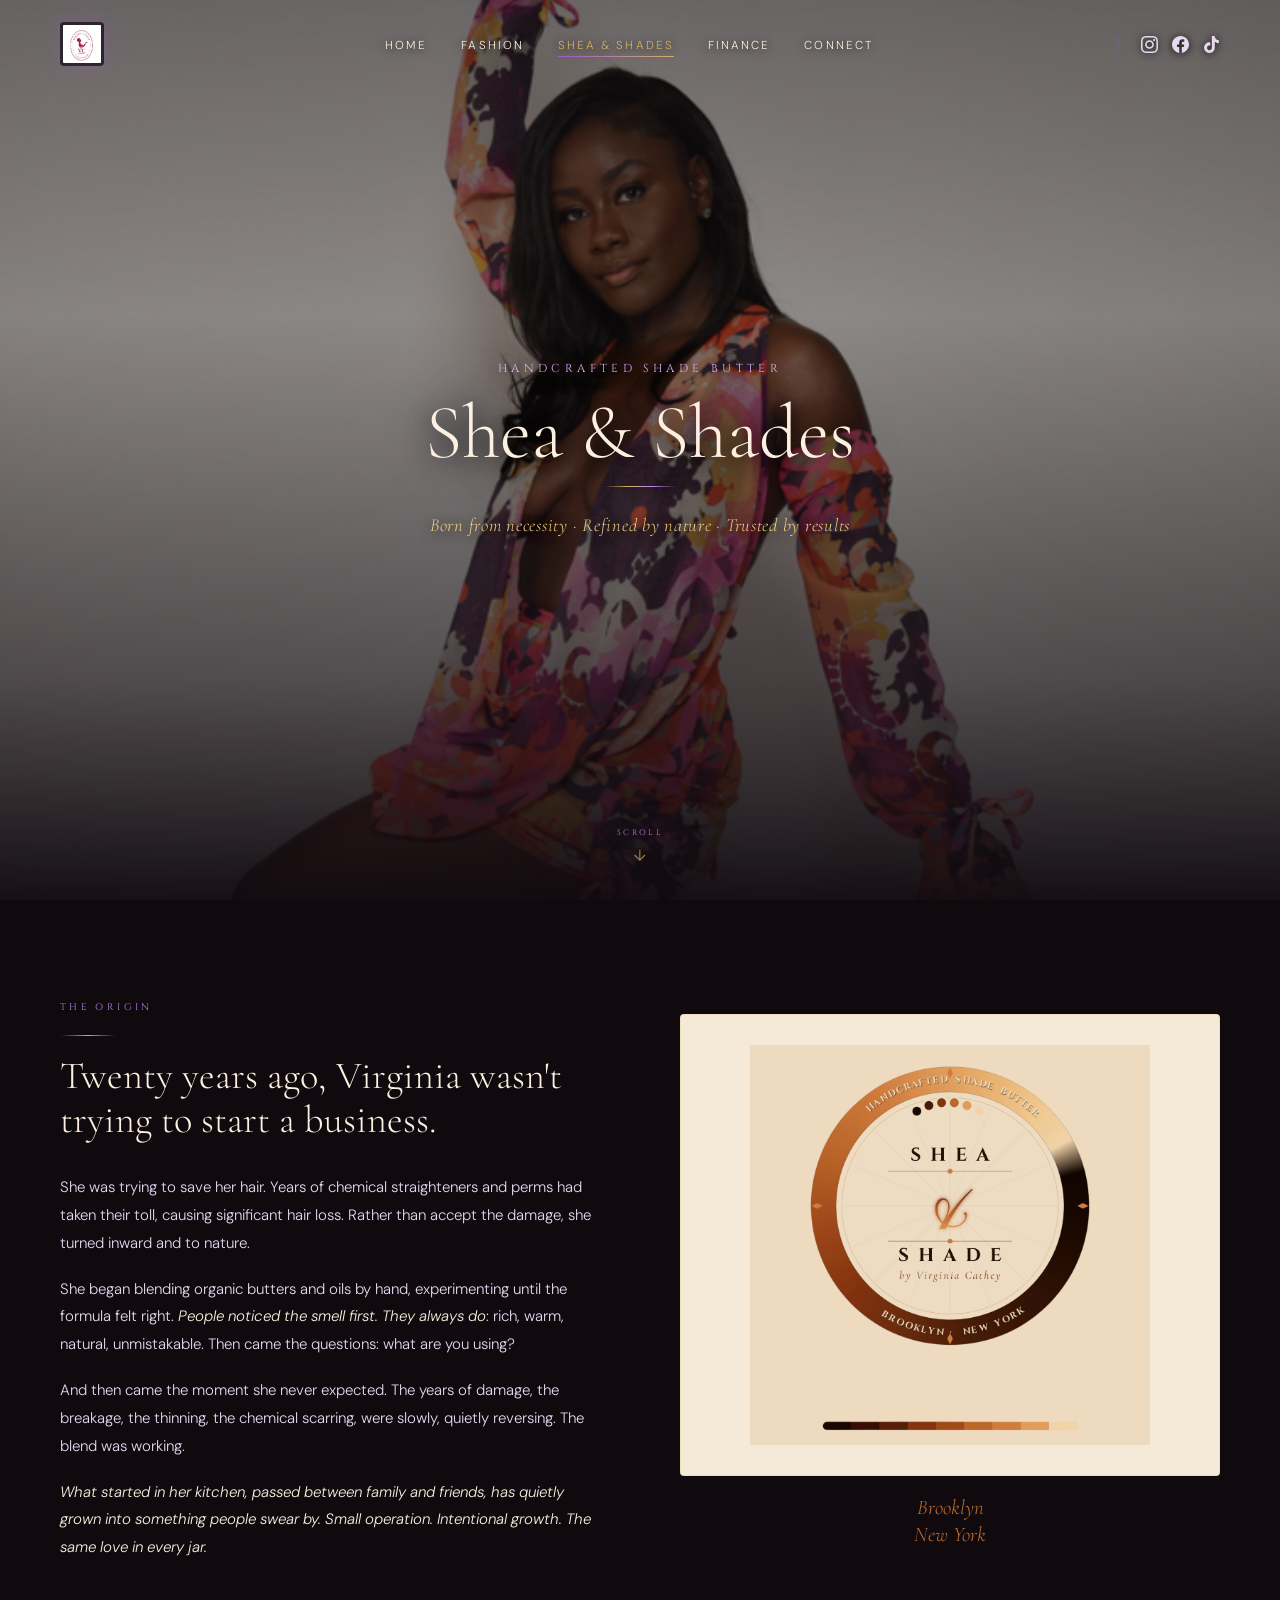
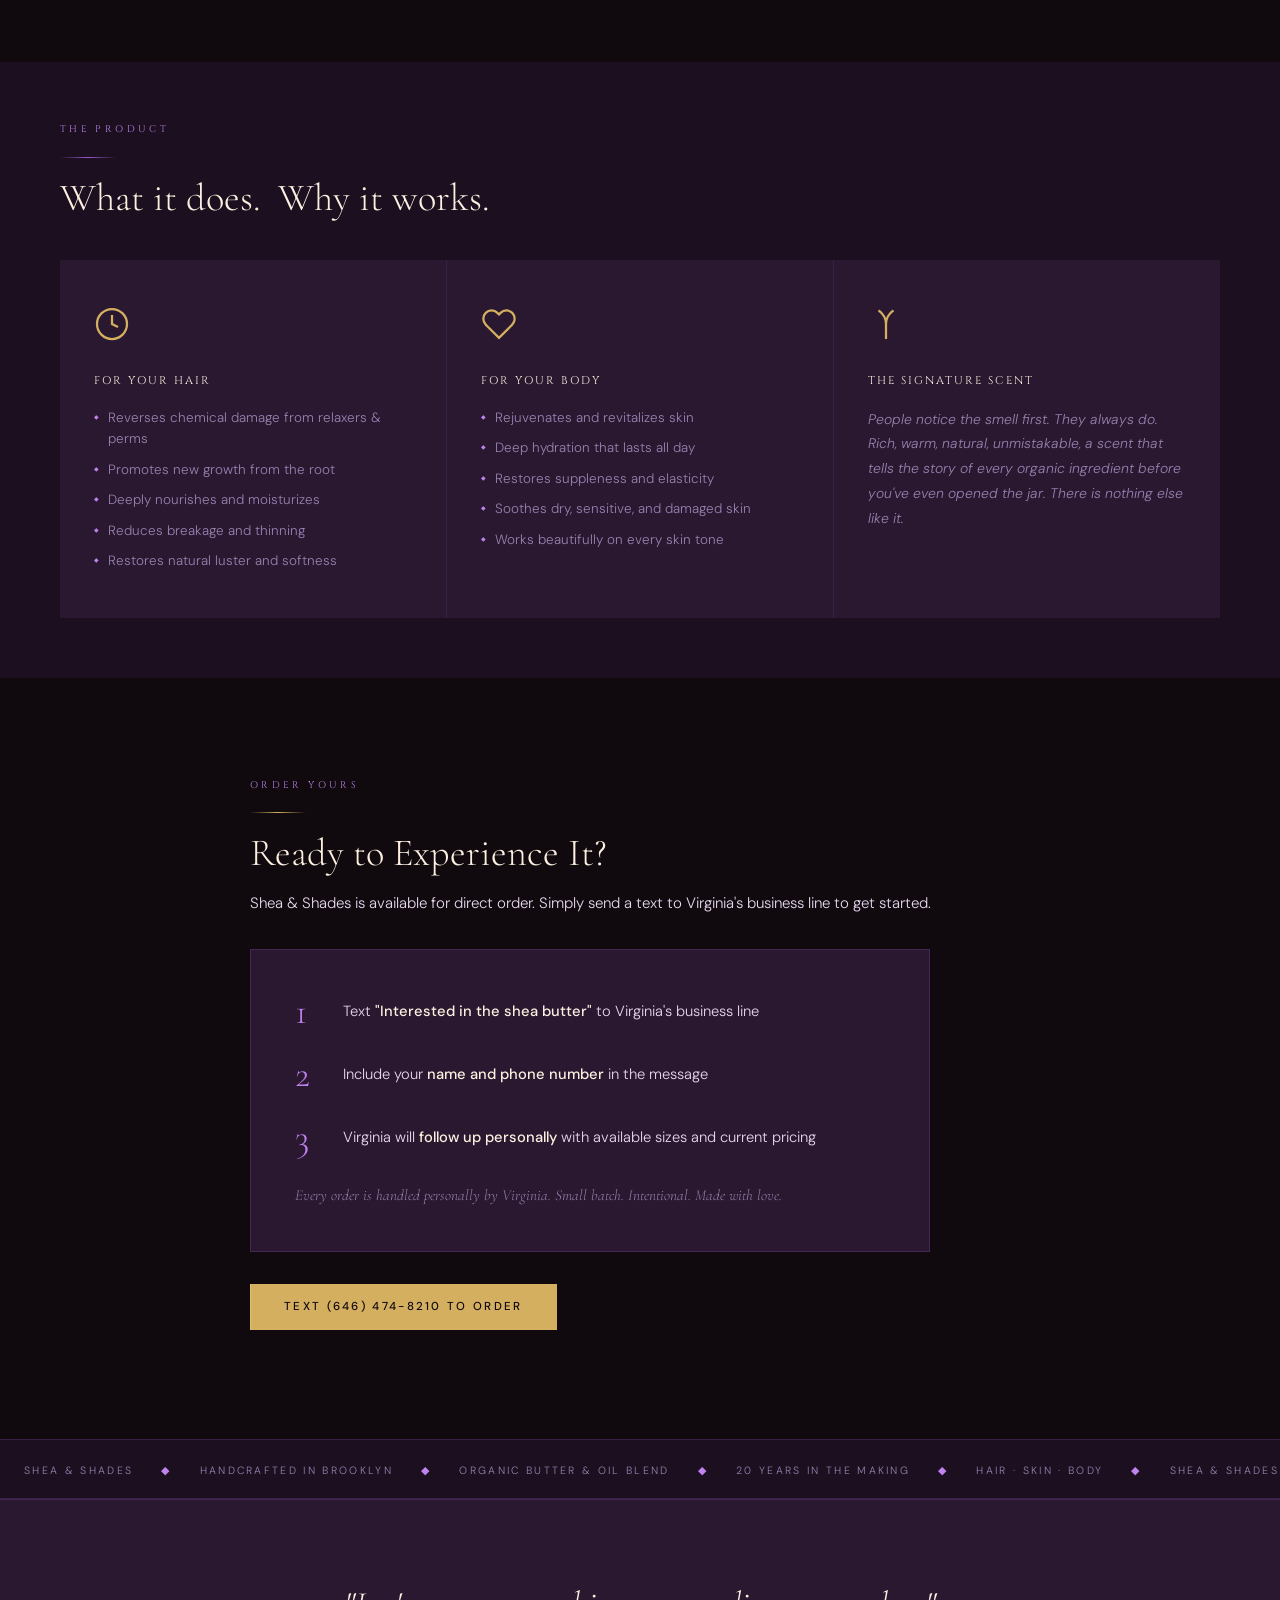
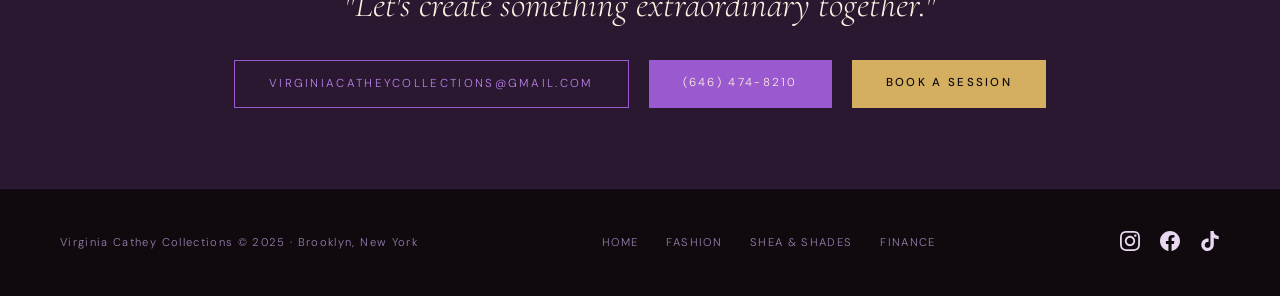
<file: shea.html>
<!DOCTYPE html>
<html lang="en">
<head>
  <meta charset="UTF-8">
  <meta name="viewport" content="width=device-width, initial-scale=1.0">
  <title>Shea &amp; Shades: Virginia Cathey Collections</title>
  <meta name="description" content="Shea & Shades by Virginia Cathey: Handcrafted organic shea butter blend. Brooklyn, New York.">
  <meta property="og:image" content="https://virginiacathey.github.io/IAMVirginia/hero.jpeg">
  <meta property="og:image:width" content="1200">
  <meta property="og:image:height" content="630">
  <meta property="og:type" content="website">
  <meta property="og:site_name" content="Virginia Cathey Collections">
  <meta name="twitter:card" content="summary_large_image">
  <meta name="twitter:image" content="https://virginiacathey.github.io/IAMVirginia/hero.jpeg">
  <link rel="stylesheet" href="style.css">
</head>
<body>

<nav class="nav">
  <a href="index.html" class="nav-logo"><img src="4.png" alt="Virginia Cathey Collections"></a>
  <ul class="nav-links">
    <li><a href="index.html">Home</a></li>
    <li><a href="fashion.html">Fashion</a></li>
    <li><a href="shea.html" class="active">Shea &amp; Shades</a></li>
    <li><a href="finance.html">Finance</a></li>
    <li><a href="index.html#contact">Connect</a></li>
  </ul>
  <div class="nav-socials">
    <a href="https://www.instagram.com/virginiacatheycollections" target="_blank" aria-label="Instagram"><svg viewBox="0 0 24 24"><path d="M12 2.163c3.204 0 3.584.012 4.85.07 3.252.148 4.771 1.691 4.919 4.919.058 1.265.069 1.645.069 4.849 0 3.205-.012 3.584-.069 4.849-.149 3.225-1.664 4.771-4.919 4.919-1.266.058-1.644.07-4.85.07-3.204 0-3.584-.012-4.849-.07-3.26-.149-4.771-1.699-4.919-4.92-.058-1.265-.07-1.644-.07-4.849 0-3.204.013-3.583.07-4.849.149-3.227 1.664-4.771 4.919-4.919 1.266-.057 1.645-.069 4.849-.069zm0-2.163c-3.259 0-3.667.014-4.947.072-4.358.2-6.78 2.618-6.98 6.98-.059 1.281-.073 1.689-.073 4.948 0 3.259.014 3.668.072 4.948.2 4.358 2.618 6.78 6.98 6.98 1.281.058 1.689.072 4.948.072 3.259 0 3.668-.014 4.948-.072 4.354-.2 6.782-2.618 6.979-6.98.059-1.28.073-1.689.073-4.948 0-3.259-.014-3.667-.072-4.947-.196-4.354-2.617-6.78-6.979-6.98-1.281-.059-1.69-.073-4.949-.073zm0 5.838c-3.403 0-6.162 2.759-6.162 6.162s2.759 6.163 6.162 6.163 6.162-2.759 6.162-6.163c0-3.403-2.759-6.162-6.162-6.162zm0 10.162c-2.209 0-4-1.79-4-4 0-2.209 1.791-4 4-4s4 1.791 4 4c0 2.21-1.791 4-4 4zm6.406-11.845c-.796 0-1.441.645-1.441 1.44s.645 1.44 1.441 1.44c.795 0 1.439-.645 1.439-1.44s-.644-1.44-1.439-1.44z"/></svg></a>
    <a href="https://www.facebook.com/share/1MAkK8qsHK/" target="_blank" aria-label="Facebook"><svg viewBox="0 0 24 24"><path d="M24 12.073c0-6.627-5.373-12-12-12s-12 5.373-12 12c0 5.99 4.388 10.954 10.125 11.854v-8.385H7.078v-3.47h3.047V9.43c0-3.007 1.792-4.669 4.533-4.669 1.312 0 2.686.235 2.686.235v2.953H15.83c-1.491 0-1.956.925-1.956 1.874v2.25h3.328l-.532 3.47h-2.796v8.385C19.612 23.027 24 18.062 24 12.073z"/></svg></a>
    <a href="https://www.tiktok.com/@virginiacathey" target="_blank" aria-label="TikTok"><svg viewBox="0 0 24 24"><path d="M12.525.02c1.31-.02 2.61-.01 3.91-.02.08 1.53.63 3.09 1.75 4.17 1.12 1.11 2.7 1.62 4.24 1.79v4.03c-1.44-.05-2.89-.35-4.2-.97-.57-.26-1.1-.59-1.62-.93-.01 2.92.01 5.84-.02 8.75-.08 1.4-.54 2.79-1.35 3.94-1.31 1.92-3.58 3.17-5.91 3.21-1.43.08-2.86-.31-4.08-1.03-2.02-1.19-3.44-3.37-3.65-5.71-.02-.5-.03-1-.01-1.49.18-1.9 1.12-3.72 2.58-4.96 1.66-1.44 3.98-2.13 6.15-1.72.02 1.48-.04 2.96-.04 4.44-.99-.32-2.15-.23-3.02.37-.63.41-1.11 1.04-1.36 1.75-.21.51-.15 1.07-.14 1.61.24 1.64 1.82 3.02 3.5 2.87 1.12-.01 2.19-.66 2.77-1.61.19-.33.4-.67.41-1.06.1-1.79.06-3.57.07-5.36.01-4.03-.01-8.05.02-12.07z"/></svg></a>
  </div>
  <button class="burger" aria-label="Menu"><span></span><span></span><span></span></button>
</nav>
<div class="mobile-menu">
  <a href="index.html">Home</a>
  <a href="fashion.html">Fashion</a>
  <a href="shea.html">Shea &amp; Shades</a>
  <a href="finance.html">Finance</a>
  <a href="index.html#contact">Connect</a>
  <div class="mm-socials">
    <a href="https://www.instagram.com/virginiacatheycollections" target="_blank" aria-label="Instagram"><svg viewBox="0 0 24 24"><path d="M12 2.163c3.204 0 3.584.012 4.85.07 3.252.148 4.771 1.691 4.919 4.919.058 1.265.069 1.645.069 4.849 0 3.205-.012 3.584-.069 4.849-.149 3.225-1.664 4.771-4.919 4.919-1.266.058-1.644.07-4.85.07-3.204 0-3.584-.012-4.849-.07-3.26-.149-4.771-1.699-4.919-4.92-.058-1.265-.07-1.644-.07-4.849 0-3.204.013-3.583.07-4.849.149-3.227 1.664-4.771 4.919-4.919 1.266-.057 1.645-.069 4.849-.069zm0-2.163c-3.259 0-3.667.014-4.947.072-4.358.2-6.78 2.618-6.98 6.98-.059 1.281-.073 1.689-.073 4.948 0 3.259.014 3.668.072 4.948.2 4.358 2.618 6.78 6.98 6.98 1.281.058 1.689.072 4.948.072 3.259 0 3.668-.014 4.948-.072 4.354-.2 6.782-2.618 6.979-6.98.059-1.28.073-1.689.073-4.948 0-3.259-.014-3.667-.072-4.947-.196-4.354-2.617-6.78-6.979-6.98-1.281-.059-1.69-.073-4.949-.073zm0 5.838c-3.403 0-6.162 2.759-6.162 6.162s2.759 6.163 6.162 6.163 6.162-2.759 6.162-6.163c0-3.403-2.759-6.162-6.162-6.162zm0 10.162c-2.209 0-4-1.79-4-4 0-2.209 1.791-4 4-4s4 1.791 4 4c0 2.21-1.791 4-4 4zm6.406-11.845c-.796 0-1.441.645-1.441 1.44s.645 1.44 1.441 1.44c.795 0 1.439-.645 1.439-1.44s-.644-1.44-1.439-1.44z"/></svg></a>
    <a href="https://www.facebook.com/share/1MAkK8qsHK/" target="_blank" aria-label="Facebook"><svg viewBox="0 0 24 24"><path d="M24 12.073c0-6.627-5.373-12-12-12s-12 5.373-12 12c0 5.99 4.388 10.954 10.125 11.854v-8.385H7.078v-3.47h3.047V9.43c0-3.007 1.792-4.669 4.533-4.669 1.312 0 2.686.235 2.686.235v2.953H15.83c-1.491 0-1.956.925-1.956 1.874v2.25h3.328l-.532 3.47h-2.796v8.385C19.612 23.027 24 18.062 24 12.073z"/></svg></a>
    <a href="https://www.tiktok.com/@virginiacathey" target="_blank" aria-label="TikTok"><svg viewBox="0 0 24 24"><path d="M12.525.02c1.31-.02 2.61-.01 3.91-.02.08 1.53.63 3.09 1.75 4.17 1.12 1.11 2.7 1.62 4.24 1.79v4.03c-1.44-.05-2.89-.35-4.2-.97-.57-.26-1.1-.59-1.62-.93-.01 2.92.01 5.84-.02 8.75-.08 1.4-.54 2.79-1.35 3.94-1.31 1.92-3.58 3.17-5.91 3.21-1.43.08-2.86-.31-4.08-1.03-2.02-1.19-3.44-3.37-3.65-5.71-.02-.5-.03-1-.01-1.49.18-1.9 1.12-3.72 2.58-4.96 1.66-1.44 3.98-2.13 6.15-1.72.02 1.48-.04 2.96-.04 4.44-.99-.32-2.15-.23-3.02.37-.63.41-1.11 1.04-1.36 1.75-.21.51-.15 1.07-.14 1.61.24 1.64 1.82 3.02 3.5 2.87 1.12-.01 2.19-.66 2.77-1.61.19-.33.4-.67.41-1.06.1-1.79.06-3.57.07-5.36.01-4.03-.01-8.05.02-12.07z"/></svg></a>
  </div>
</div>

<!-- HERO — IMG_6523 when uploaded; fallback gradient until then -->
<section class="hero">
  <div class="hero-bg" style="background-image:url('IMG_3991.JPG');background-position:center 25%;background-size:cover;"></div>
  <div class="hero-overlay" style="background:linear-gradient(to bottom,rgba(16,10,15,.55) 0%,rgba(16,10,15,.4) 35%,rgba(16,10,15,.68) 75%,rgba(16,10,15,.97) 100%);"></div>
  <div class="hero-body">
    <p class="hero-eyebrow">Handcrafted Shade Butter</p>
    <h1 class="hero-title" style="font-size:clamp(2.6rem,6vw,5rem);margin-bottom:16px;">Shea &amp; Shades</h1>
    <div class="hero-rule"></div>
    <p style="font-family:var(--f-heading);font-style:italic;font-size:clamp(.9rem,1.5vw,1.15rem);color:var(--gold-lt);letter-spacing:.04em;text-shadow:0 2px 14px rgba(0,0,0,.95);">Born from necessity · Refined by nature · Trusted by results</p>
  </div>
  <div class="hero-scroll">
    <span>Scroll</span>
    <svg viewBox="0 0 24 24" fill="none" stroke="currentColor" stroke-width="1.5"><path d="M12 5v14M5 12l7 7 7-7"/></svg>
  </div>
</section>

<!-- ORIGIN STORY -->
<section class="sec">
  <div class="wrap two-col">
    <div class="reveal">
      <p class="label">The Origin</p>
      <div class="rule-gold"></div>
      <h2 class="h2" style="font-size:clamp(1.8rem,3vw,2.8rem);margin-bottom:32px;">Twenty years ago, Virginia wasn't trying to start a business.</h2>
      <p class="body">She was trying to save her hair. Years of chemical straighteners and perms had taken their toll, causing significant hair loss. Rather than accept the damage, she turned inward and to nature.</p>
      <p class="body" style="margin-top:18px;">She began blending organic butters and oils by hand, experimenting until the formula felt right. <em>People noticed the smell first. They always do</em>: rich, warm, natural, unmistakable. Then came the questions: what are you using?</p>
      <p class="body" style="margin-top:18px;">And then came the moment she never expected. The years of damage, the breakage, the thinning, the chemical scarring, were slowly, quietly reversing. The blend was working.</p>
      <p class="body" style="margin-top:18px;"><em>What started in her kitchen, passed between family and friends, has quietly grown into something people swear by. Small operation. Intentional growth. The same love in every jar.</em></p>
    </div>
    <div class="reveal d2">
      <div class="shea-frame">
        <img src="1.png" alt="Shea and Shades product label">
      </div>
      <p class="shea-city">Brooklyn<br>New York</p>
    </div>
  </div>
</section>

<!-- BENEFITS -->
<section class="sec-sm" style="background:var(--bg2);">
  <div class="wrap">
    <div class="reveal" style="margin-bottom:40px;">
      <p class="label">The Product</p>
      <div class="rule-purple"></div>
      <h2 class="h2" style="font-size:clamp(1.8rem,3vw,2.8rem);">What it does. &nbsp;Why it works.</h2>
    </div>
    <div class="benefit-grid">
      <div class="benefit b-hair reveal">
        <svg class="benefit-icon" viewBox="0 0 24 24" fill="none" stroke="currentColor" stroke-width="1.5"><path d="M12 2C6.48 2 2 6.48 2 12s4.48 10 10 10 10-4.48 10-10S17.52 2 12 2z"/><path d="M12 6v6l4 2"/></svg>
        <p class="benefit-title">For Your Hair</p>
        <ul>
          <li>Reverses chemical damage from relaxers &amp; perms</li>
          <li>Promotes new growth from the root</li>
          <li>Deeply nourishes and moisturizes</li>
          <li>Reduces breakage and thinning</li>
          <li>Restores natural luster and softness</li>
        </ul>
      </div>
      <div class="benefit b-body reveal d1">
        <svg class="benefit-icon" viewBox="0 0 24 24" fill="none" stroke="currentColor" stroke-width="1.5"><path d="M20.84 4.61a5.5 5.5 0 00-7.78 0L12 5.67l-1.06-1.06a5.5 5.5 0 00-7.78 7.78l1.06 1.06L12 21.23l7.78-7.78 1.06-1.06a5.5 5.5 0 000-7.78z"/></svg>
        <p class="benefit-title">For Your Body</p>
        <ul>
          <li>Rejuvenates and revitalizes skin</li>
          <li>Deep hydration that lasts all day</li>
          <li>Restores suppleness and elasticity</li>
          <li>Soothes dry, sensitive, and damaged skin</li>
          <li>Works beautifully on every skin tone</li>
        </ul>
      </div>
      <div class="benefit b-scent reveal d2">
        <svg class="benefit-icon" viewBox="0 0 24 24" fill="none" stroke="currentColor" stroke-width="1.5"><path d="M12 22V12m0 0C12 6 7 3 7 3s5 3 5 9zm0 0c0-6 5-9 5-9s-5 3-5 9"/></svg>
        <p class="benefit-title">The Signature Scent</p>
        <p class="benefit-txt">People notice the smell first. They always do. Rich, warm, natural, unmistakable, a scent that tells the story of every organic ingredient before you've even opened the jar. There is nothing else like it.</p>
      </div>
    </div>
  </div>
</section>

<!-- HOW TO ORDER -->
<section class="sec">
  <div class="wrap" style="max-width:780px;">
    <div class="reveal" style="margin-bottom:32px;">
      <p class="label">Order Yours</p>
      <div class="rule-gold"></div>
      <h2 class="h2" style="font-size:clamp(1.8rem,3vw,2.8rem);">Ready to Experience It?</h2>
      <p class="body" style="margin-top:14px;">Shea &amp; Shades is available for direct order. Simply send a text to Virginia's business line to get started.</p>
    </div>
    <div class="order-card reveal d1">
      <div class="order-step">
        <span class="order-n">1</span>
        <p>Text <strong>"Interested in the shea butter"</strong> to Virginia's business line</p>
      </div>
      <div class="order-step">
        <span class="order-n">2</span>
        <p>Include your <strong>name and phone number</strong> in the message</p>
      </div>
      <div class="order-step">
        <span class="order-n">3</span>
        <p>Virginia will <strong>follow up personally</strong> with available sizes and current pricing</p>
      </div>
      <p class="order-note">Every order is handled personally by Virginia. Small batch. Intentional. Made with love.</p>
    </div>
    <div class="reveal d2" style="margin-top:32px;">
      <a href="sms:6464748210?body=Hi%20Virginia%2C%20I%27m%20interested%20in%20the%20shea%20butter" class="btn btn-gold"><span>Text (646) 474-8210 to Order</span></a>
    </div>
  </div>
</section>

<!-- TICKER -->
<div class="ticker">
  <div class="ticker-inner">
    <span>Shea &amp; Shades</span><span class="dot">◆</span><span>Handcrafted in Brooklyn</span><span class="dot">◆</span><span>Organic Butter &amp; Oil Blend</span><span class="dot">◆</span><span>20 Years in the Making</span><span class="dot">◆</span><span>Hair · Skin · Body</span><span class="dot">◆</span>
    <span>Shea &amp; Shades</span><span class="dot">◆</span><span>Handcrafted in Brooklyn</span><span class="dot">◆</span><span>Organic Butter &amp; Oil Blend</span><span class="dot">◆</span><span>20 Years in the Making</span><span class="dot">◆</span><span>Hair · Skin · Body</span><span class="dot">◆</span>
  </div>
</div>

<!-- CONTACT BAR -->
<section class="contact-bar" id="contact">
  <p class="contact-bar-q">"Let's create something extraordinary together."</p>
  <div style="display:flex;justify-content:center;gap:20px;flex-wrap:wrap;margin-top:8px;">
    <a href="mailto:virginiacatheycollections@gmail.com" class="btn btn-outline"><span>virginiacatheycollections@gmail.com</span></a>
    <a href="tel:6464748210" class="btn btn-purple"><span>(646) 474-8210</span></a>
    <a href="booking.html" class="btn btn-gold"><span>Book a Session</span></a>
  </div>
</section>

<!-- FOOTER -->
<footer class="footer">
  <p class="footer-copy">Virginia Cathey Collections © 2025 · Brooklyn, New York</p>
  <div class="footer-links">
    <a href="index.html">Home</a>
    <a href="fashion.html">Fashion</a>
    <a href="shea.html">Shea &amp; Shades</a>
    <a href="finance.html">Finance</a>
  </div>
  <div class="footer-socials">
    <a href="https://www.instagram.com/virginiacatheycollections" target="_blank" aria-label="Instagram"><svg viewBox="0 0 24 24"><path d="M12 2.163c3.204 0 3.584.012 4.85.07 3.252.148 4.771 1.691 4.919 4.919.058 1.265.069 1.645.069 4.849 0 3.205-.012 3.584-.069 4.849-.149 3.225-1.664 4.771-4.919 4.919-1.266.058-1.644.07-4.85.07-3.204 0-3.584-.012-4.849-.07-3.26-.149-4.771-1.699-4.919-4.92-.058-1.265-.07-1.644-.07-4.849 0-3.204.013-3.583.07-4.849.149-3.227 1.664-4.771 4.919-4.919 1.266-.057 1.645-.069 4.849-.069zm0-2.163c-3.259 0-3.667.014-4.947.072-4.358.2-6.78 2.618-6.98 6.98-.059 1.281-.073 1.689-.073 4.948 0 3.259.014 3.668.072 4.948.2 4.358 2.618 6.78 6.98 6.98 1.281.058 1.689.072 4.948.072 3.259 0 3.668-.014 4.948-.072 4.354-.2 6.782-2.618 6.979-6.98.059-1.28.073-1.689.073-4.948 0-3.259-.014-3.667-.072-4.947-.196-4.354-2.617-6.78-6.979-6.98-1.281-.059-1.69-.073-4.949-.073zm0 5.838c-3.403 0-6.162 2.759-6.162 6.162s2.759 6.163 6.162 6.163 6.162-2.759 6.162-6.163c0-3.403-2.759-6.162-6.162-6.162zm0 10.162c-2.209 0-4-1.79-4-4 0-2.209 1.791-4 4-4s4 1.791 4 4c0 2.21-1.791 4-4 4zm6.406-11.845c-.796 0-1.441.645-1.441 1.44s.645 1.44 1.441 1.44c.795 0 1.439-.645 1.439-1.44s-.644-1.44-1.439-1.44z"/></svg></a>
    <a href="https://www.facebook.com/share/1MAkK8qsHK/" target="_blank" aria-label="Facebook"><svg viewBox="0 0 24 24"><path d="M24 12.073c0-6.627-5.373-12-12-12s-12 5.373-12 12c0 5.99 4.388 10.954 10.125 11.854v-8.385H7.078v-3.47h3.047V9.43c0-3.007 1.792-4.669 4.533-4.669 1.312 0 2.686.235 2.686.235v2.953H15.83c-1.491 0-1.956.925-1.956 1.874v2.25h3.328l-.532 3.47h-2.796v8.385C19.612 23.027 24 18.062 24 12.073z"/></svg></a>
    <a href="https://www.tiktok.com/@virginiacathey" target="_blank" aria-label="TikTok"><svg viewBox="0 0 24 24"><path d="M12.525.02c1.31-.02 2.61-.01 3.91-.02.08 1.53.63 3.09 1.75 4.17 1.12 1.11 2.7 1.62 4.24 1.79v4.03c-1.44-.05-2.89-.35-4.2-.97-.57-.26-1.1-.59-1.62-.93-.01 2.92.01 5.84-.02 8.75-.08 1.4-.54 2.79-1.35 3.94-1.31 1.92-3.58 3.17-5.91 3.21-1.43.08-2.86-.31-4.08-1.03-2.02-1.19-3.44-3.37-3.65-5.71-.02-.5-.03-1-.01-1.49.18-1.9 1.12-3.72 2.58-4.96 1.66-1.44 3.98-2.13 6.15-1.72.02 1.48-.04 2.96-.04 4.44-.99-.32-2.15-.23-3.02.37-.63.41-1.11 1.04-1.36 1.75-.21.51-.15 1.07-.14 1.61.24 1.64 1.82 3.02 3.5 2.87 1.12-.01 2.19-.66 2.77-1.61.19-.33.4-.67.41-1.06.1-1.79.06-3.57.07-5.36.01-4.03-.01-8.05.02-12.07z"/></svg></a>
  </div>
</footer>

<script src="script.js"></script>
</body>
</html>
</file>
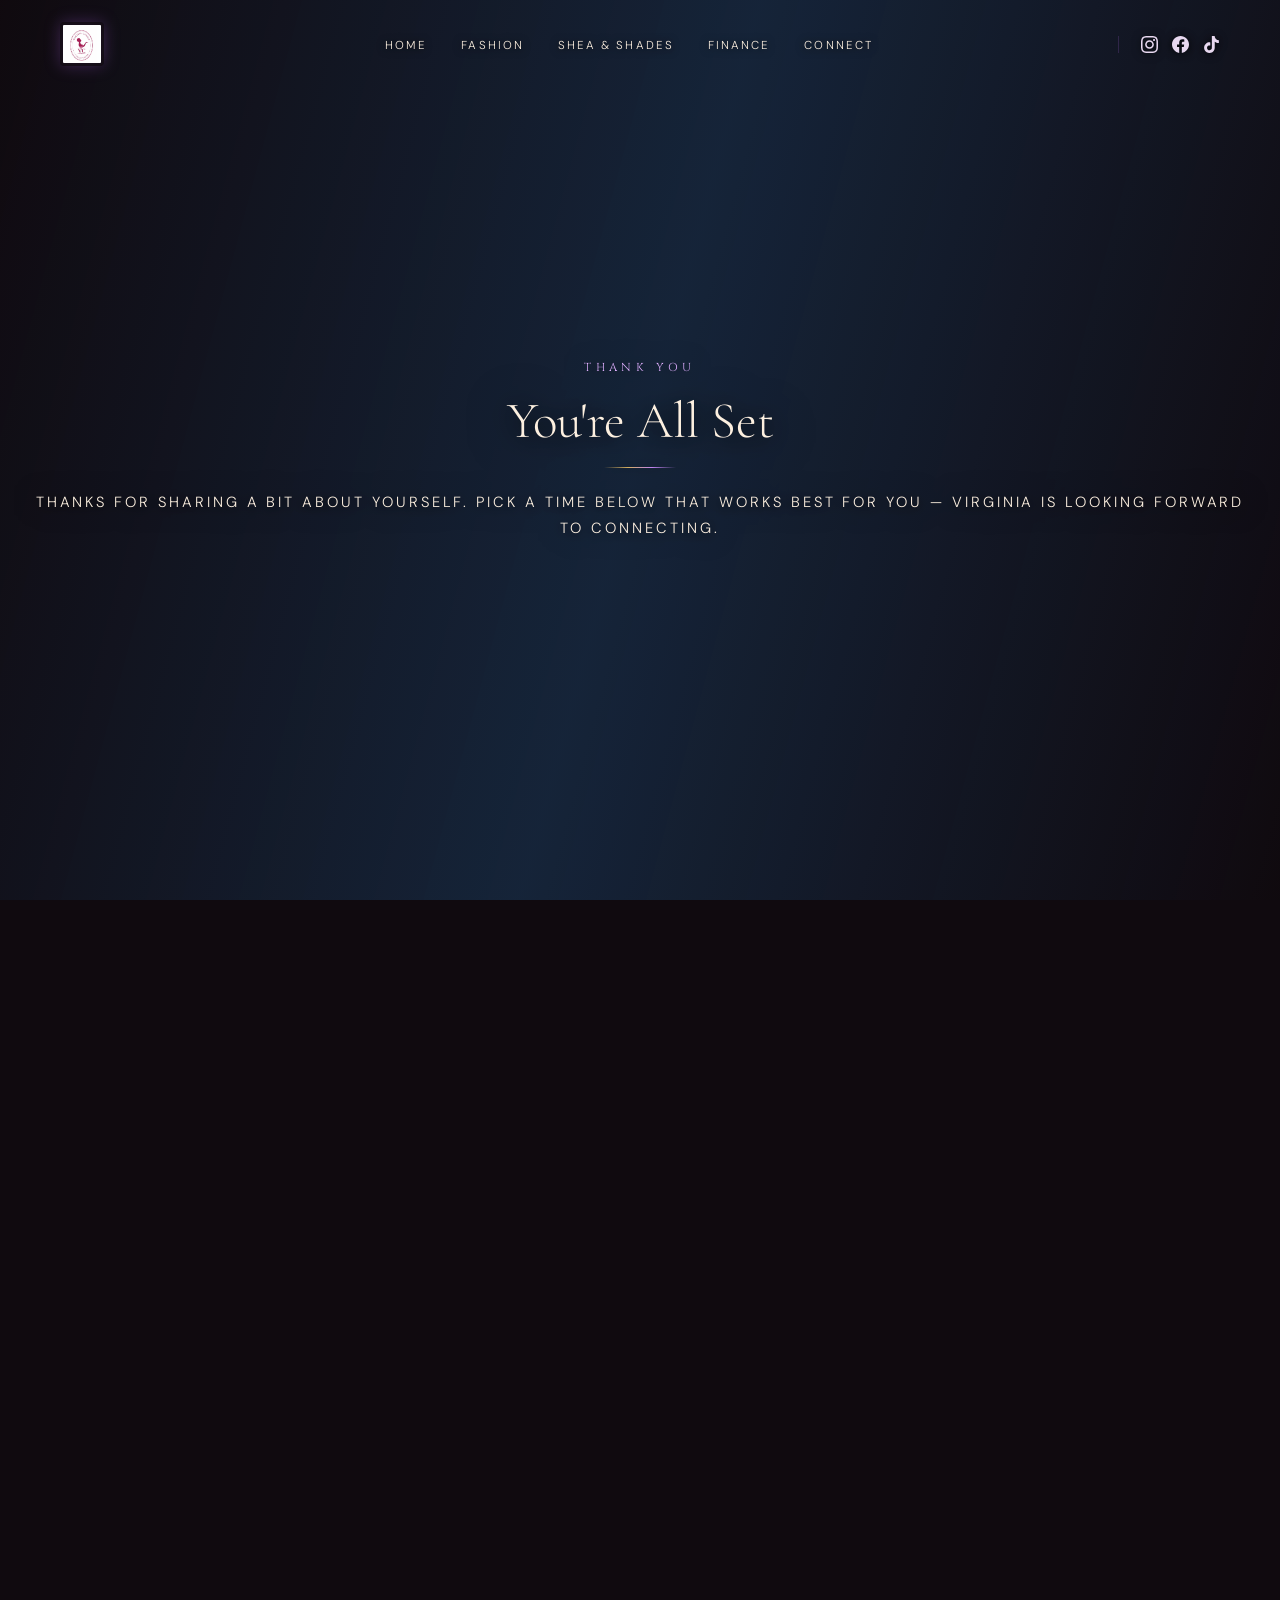
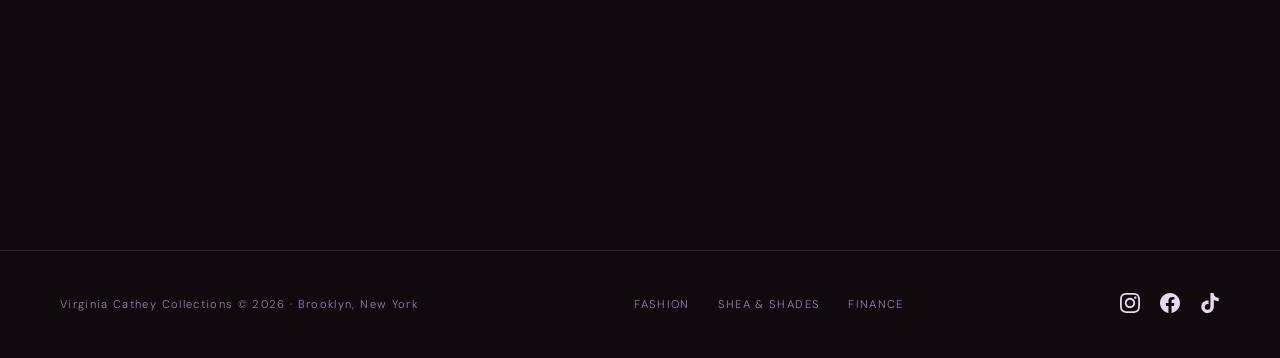
<file: thank-you (1).html>
<!DOCTYPE html>
<html lang="en">
<head>
  <meta charset="UTF-8">
  <meta name="viewport" content="width=device-width, initial-scale=1.0">
  <title>Thank You | Virginia Cathey Collections</title>
  <meta name="description" content="Thank you for reaching out to Virginia Cathey — book your session below.">
  <link rel="stylesheet" href="style.css">
</head>
<body>

<!-- NAV -->
<nav class="nav">
  <a href="index.html" class="nav-logo">
    <img src="4.png" alt="Virginia Cathey Collections">
  </a>
  <ul class="nav-links">
    <li><a href="index.html">Home</a></li>
    <li><a href="fashion.html">Fashion</a></li>
    <li><a href="shea.html">Shea &amp; Shades</a></li>
    <li><a href="finance.html">Finance</a></li>
    <li><a href="#contact">Connect</a></li>
  </ul>
  <div class="nav-socials">
    <a href="https://www.instagram.com/virginiacatheycollections" target="_blank" aria-label="Instagram">
      <svg viewBox="0 0 24 24"><path d="M12 2.163c3.204 0 3.584.012 4.85.07 3.252.148 4.771 1.691 4.919 4.919.058 1.265.069 1.645.069 4.849 0 3.205-.012 3.584-.069 4.849-.149 3.225-1.664 4.771-4.919 4.919-1.266.058-1.644.07-4.85.07-3.204 0-3.584-.012-4.849-.07-3.26-.149-4.771-1.699-4.919-4.92-.058-1.265-.07-1.644-.07-4.849 0-3.204.013-3.583.07-4.849.149-3.227 1.664-4.771 4.919-4.919 1.266-.057 1.645-.069 4.849-.069zm0-2.163c-3.259 0-3.667.014-4.947.072-4.358.2-6.78 2.618-6.98 6.98-.059 1.281-.073 1.689-.073 4.948 0 3.259.014 3.668.072 4.948.2 4.358 2.618 6.78 6.98 6.98 1.281.058 1.689.072 4.948.072 3.259 0 3.668-.014 4.948-.072 4.354-.2 6.782-2.618 6.979-6.98.059-1.28.073-1.689.073-4.948 0-3.259-.014-3.667-.072-4.947-.196-4.354-2.617-6.78-6.979-6.98-1.281-.059-1.69-.073-4.949-.073zm0 5.838c-3.403 0-6.162 2.759-6.162 6.162s2.759 6.163 6.162 6.163 6.162-2.759 6.162-6.163c0-3.403-2.759-6.162-6.162-6.162zm0 10.162c-2.209 0-4-1.79-4-4 0-2.209 1.791-4 4-4s4 1.791 4 4c0 2.21-1.791 4-4 4zm6.406-11.845c-.796 0-1.441.645-1.441 1.44s.645 1.44 1.441 1.44c.795 0 1.439-.645 1.439-1.44s-.644-1.44-1.439-1.44z"/></svg>
    </a>
    <a href="https://www.facebook.com/share/1MAkK8qsHK/" target="_blank" aria-label="Facebook">
      <svg viewBox="0 0 24 24"><path d="M24 12.073c0-6.627-5.373-12-12-12s-12 5.373-12 12c0 5.99 4.388 10.954 10.125 11.854v-8.385H7.078v-3.47h3.047V9.43c0-3.007 1.792-4.669 4.533-4.669 1.312 0 2.686.235 2.686.235v2.953H15.83c-1.491 0-1.956.925-1.956 1.874v2.25h3.328l-.532 3.47h-2.796v8.385C19.612 23.027 24 18.062 24 12.073z"/></svg>
    </a>
    <a href="https://www.tiktok.com/@virginiacathey" target="_blank" aria-label="TikTok">
      <svg viewBox="0 0 24 24"><path d="M12.525.02c1.31-.02 2.61-.01 3.91-.02.08 1.53.63 3.09 1.75 4.17 1.12 1.11 2.7 1.62 4.24 1.79v4.03c-1.44-.05-2.89-.35-4.2-.97-.57-.26-1.1-.59-1.62-.93-.01 2.92.01 5.84-.02 8.75-.08 1.4-.54 2.79-1.35 3.94-1.31 1.92-3.58 3.17-5.91 3.21-1.43.08-2.86-.31-4.08-1.03-2.02-1.19-3.44-3.37-3.65-5.71-.02-.5-.03-1-.01-1.49.18-1.9 1.12-3.72 2.58-4.96 1.66-1.44 3.98-2.13 6.15-1.72.02 1.48-.04 2.96-.04 4.44-.99-.32-2.15-.23-3.02.37-.63.41-1.11 1.04-1.36 1.75-.21.51-.15 1.07-.14 1.61.24 1.64 1.82 3.02 3.5 2.87 1.12-.01 2.19-.66 2.77-1.61.19-.33.4-.67.41-1.06.1-1.79.06-3.57.07-5.36.01-4.03-.01-8.05.02-12.07z"/></svg>
    </a>
  </div>
  <button class="burger" aria-label="Menu"><span></span><span></span><span></span></button>
</nav>

<!-- MOBILE MENU -->
<div class="mobile-menu">
  <a href="index.html">Home</a>
  <a href="fashion.html">Fashion</a>
  <a href="shea.html">Shea &amp; Shades</a>
  <a href="finance.html">Finance</a>
  <a href="#contact">Connect</a>
  <div class="mm-socials">
    <a href="https://www.instagram.com/virginiacatheycollections" target="_blank" aria-label="Instagram"><svg viewBox="0 0 24 24"><path d="M12 2.163c3.204 0 3.584.012 4.85.07 3.252.148 4.771 1.691 4.919 4.919.058 1.265.069 1.645.069 4.849 0 3.205-.012 3.584-.069 4.849-.149 3.225-1.664 4.771-4.919 4.919-1.266.058-1.644.07-4.85.07-3.204 0-3.584-.012-4.849-.07-3.26-.149-4.771-1.699-4.919-4.92-.058-1.265-.07-1.644-.07-4.849 0-3.204.013-3.583.07-4.849.149-3.227 1.664-4.771 4.919-4.919 1.266-.057 1.645-.069 4.849-.069zm0-2.163c-3.259 0-3.667.014-4.947.072-4.358.2-6.78 2.618-6.98 6.98-.059 1.281-.073 1.689-.073 4.948 0 3.259.014 3.668.072 4.948.2 4.358 2.618 6.78 6.98 6.98 1.281.058 1.689.072 4.948.072 3.259 0 3.668-.014 4.948-.072 4.354-.2 6.782-2.618 6.979-6.98.059-1.28.073-1.689.073-4.948 0-3.259-.014-3.667-.072-4.947-.196-4.354-2.617-6.78-6.979-6.98-1.281-.059-1.69-.073-4.949-.073zm0 5.838c-3.403 0-6.162 2.759-6.162 6.162s2.759 6.163 6.162 6.163 6.162-2.759 6.162-6.163c0-3.403-2.759-6.162-6.162-6.162zm0 10.162c-2.209 0-4-1.79-4-4 0-2.209 1.791-4 4-4s4 1.791 4 4c0 2.21-1.791 4-4 4zm6.406-11.845c-.796 0-1.441.645-1.441 1.44s.645 1.44 1.441 1.44c.795 0 1.439-.645 1.439-1.44s-.644-1.44-1.439-1.44z"/></svg></a>
    <a href="https://www.facebook.com/share/1MAkK8qsHK/" target="_blank" aria-label="Facebook"><svg viewBox="0 0 24 24"><path d="M24 12.073c0-6.627-5.373-12-12-12s-12 5.373-12 12c0 5.99 4.388 10.954 10.125 11.854v-8.385H7.078v-3.47h3.047V9.43c0-3.007 1.792-4.669 4.533-4.669 1.312 0 2.686.235 2.686.235v2.953H15.83c-1.491 0-1.956.925-1.956 1.874v2.25h3.328l-.532 3.47h-2.796v8.385C19.612 23.027 24 18.062 24 12.073z"/></svg></a>
    <a href="https://www.tiktok.com/@virginiacathey" target="_blank" aria-label="TikTok"><svg viewBox="0 0 24 24"><path d="M12.525.02c1.31-.02 2.61-.01 3.91-.02.08 1.53.63 3.09 1.75 4.17 1.12 1.11 2.7 1.62 4.24 1.79v4.03c-1.44-.05-2.89-.35-4.2-.97-.57-.26-1.1-.59-1.62-.93-.01 2.92.01 5.84-.02 8.75-.08 1.4-.54 2.79-1.35 3.94-1.31 1.92-3.58 3.17-5.91 3.21-1.43.08-2.86-.31-4.08-1.03-2.02-1.19-3.44-3.37-3.65-5.71-.02-.5-.03-1-.01-1.49.18-1.9 1.12-3.72 2.58-4.96 1.66-1.44 3.98-2.13 6.15-1.72.02 1.48-.04 2.96-.04 4.44-.99-.32-2.15-.23-3.02.37-.63.41-1.11 1.04-1.36 1.75-.21.51-.15 1.07-.14 1.61.24 1.64 1.82 3.02 3.5 2.87 1.12-.01 2.19-.66 2.77-1.61.19-.33.4-.67.41-1.06.1-1.79.06-3.57.07-5.36.01-4.03-.01-8.05.02-12.07z"/></svg></a>
  </div>
</div>

<!-- THANK YOU HEADER -->
<section class="hero" style="min-height:42vh;">
  <div class="hero-overlay" style="background:linear-gradient(105deg,rgba(16,10,15,.97) 0%,rgba(26,58,92,.55) 50%,rgba(16,10,15,.28) 100%);"></div>
  <div class="hero-body">
    <p class="hero-eyebrow">Thank You</p>
    <h1 class="hero-title" style="font-size:clamp(2.4rem,4vw,3.6rem);">You're All Set</h1>
    <div class="hero-rule"></div>
    <p class="hero-sub">Thanks for sharing a bit about yourself. Pick a time below that works best for you — Virginia is looking forward to connecting.</p>
  </div>
</section>

<!-- FULL CALENDLY CALENDAR -->
<section class="sec">
  <div class="wrap reveal" style="max-width:900px;margin:0 auto;">
    <div class="calendly-inline-widget" data-url="https://calendly.com/virginiacatheycollections/ciuela-s-retrieval-of-unfinished-crystal-dress-fabrics" style="min-width:320px;height:750px;"></div>
    <script type="text/javascript" src="https://assets.calendly.com/assets/external/widget.js" async></script>
  </div>
</section>

<!-- FOOTER -->
<footer class="footer">
  <p class="footer-copy">Virginia Cathey Collections © 2026 · Brooklyn, New York</p>
  <div class="footer-links">
    <a href="fashion.html">Fashion</a>
    <a href="shea.html">Shea &amp; Shades</a>
    <a href="finance.html">Finance</a>
  </div>
  <div class="footer-socials">
    <a href="https://www.instagram.com/virginiacatheycollections" target="_blank" aria-label="Instagram"><svg viewBox="0 0 24 24"><path d="M12 2.163c3.204 0 3.584.012 4.85.07 3.252.148 4.771 1.691 4.919 4.919.058 1.265.069 1.645.069 4.849 0 3.205-.012 3.584-.069 4.849-.149 3.225-1.664 4.771-4.919 4.919-1.266.058-1.644.07-4.85.07-3.204 0-3.584-.012-4.849-.07-3.26-.149-4.771-1.699-4.919-4.92-.058-1.265-.07-1.644-.07-4.849 0-3.204.013-3.583.07-4.849.149-3.227 1.664-4.771 4.919-4.919 1.266-.057 1.645-.069 4.849-.069zm0-2.163c-3.259 0-3.667.014-4.947.072-4.358.2-6.78 2.618-6.98 6.98-.059 1.281-.073 1.689-.073 4.948 0 3.259.014 3.668.072 4.948.2 4.358 2.618 6.78 6.98 6.98 1.281.058 1.689.072 4.948.072 3.259 0 3.668-.014 4.948-.072 4.354-.2 6.782-2.618 6.979-6.98.059-1.28.073-1.689.073-4.948 0-3.259-.014-3.667-.072-4.947-.196-4.354-2.617-6.78-6.979-6.98-1.281-.059-1.69-.073-4.949-.073zm0 5.838c-3.403 0-6.162 2.759-6.162 6.162s2.759 6.163 6.162 6.163 6.162-2.759 6.162-6.163c0-3.403-2.759-6.162-6.162-6.162zm0 10.162c-2.209 0-4-1.79-4-4 0-2.209 1.791-4 4-4s4 1.791 4 4c0 2.21-1.791 4-4 4zm6.406-11.845c-.796 0-1.441.645-1.441 1.44s.645 1.44 1.441 1.44c.795 0 1.439-.645 1.439-1.44s-.644-1.44-1.439-1.44z"/></svg></a>
    <a href="https://www.facebook.com/share/1MAkK8qsHK/" target="_blank" aria-label="Facebook"><svg viewBox="0 0 24 24"><path d="M24 12.073c0-6.627-5.373-12-12-12s-12 5.373-12 12c0 5.99 4.388 10.954 10.125 11.854v-8.385H7.078v-3.47h3.047V9.43c0-3.007 1.792-4.669 4.533-4.669 1.312 0 2.686.235 2.686.235v2.953H15.83c-1.491 0-1.956.925-1.956 1.874v2.25h3.328l-.532 3.47h-2.796v8.385C19.612 23.027 24 18.062 24 12.073z"/></svg></a>
    <a href="https://www.tiktok.com/@virginiacathey" target="_blank" aria-label="TikTok"><svg viewBox="0 0 24 24"><path d="M12.525.02c1.31-.02 2.61-.01 3.91-.02.08 1.53.63 3.09 1.75 4.17 1.12 1.11 2.7 1.62 4.24 1.79v4.03c-1.44-.05-2.89-.35-4.2-.97-.57-.26-1.1-.59-1.62-.93-.01 2.92.01 5.84-.02 8.75-.08 1.4-.54 2.79-1.35 3.94-1.31 1.92-3.58 3.17-5.91 3.21-1.43.08-2.86-.31-4.08-1.03-2.02-1.19-3.44-3.37-3.65-5.71-.02-.5-.03-1-.01-1.49.18-1.9 1.12-3.72 2.58-4.96 1.66-1.44 3.98-2.13 6.15-1.72.02 1.48-.04 2.96-.04 4.44-.99-.32-2.15-.23-3.02.37-.63.41-1.11 1.04-1.36 1.75-.21.51-.15 1.07-.14 1.61.24 1.64 1.82 3.02 3.5 2.87 1.12-.01 2.19-.66 2.77-1.61.19-.33.4-.67.41-1.06.1-1.79.06-3.57.07-5.36.01-4.03-.01-8.05.02-12.07z"/></svg></a>
  </div>
</footer>

<script src="script.js"></script>
</body>
</html>
</file>
<file: style.css>
/* ============================================================
   VIRGINIA CATHEY COLLECTIONS — style.css
   Root stylesheet. Shared by every page on the site.
   ============================================================ */

@import url('https://fonts.googleapis.com/css2?family=Cormorant+Garamond:ital,wght@0,300;0,400;0,600;1,300;1,400&family=DM+Sans:wght@300;400;500&family=Cinzel:wght@400;600&display=swap');

/* ── Tokens ─────────────────────────────────────────────── */
:root {
  --bg:          #100a0f;
  --bg2:         #1c1020;
  --bg3:         #251530;
  --surface:     #2a1830;

  --gold:        #d4af60;
  --gold-lt:     #f0d080;
  --purple:      #9b59d0;
  --purple-lt:   #c084f0;
  --purple-dk:   #5a2880;
  --wine:        #8b3060;
  --cream:       #fdf0e0;
  --text:        #e8d8f0;
  --muted:       #9880b0;

  --border:      rgba(155, 89, 208, 0.22);
  --border-gold: rgba(212, 175, 96, 0.22);

  --f-display: 'Cinzel', serif;
  --f-heading: 'Cormorant Garamond', serif;
  --f-body:    'DM Sans', sans-serif;
  --ease:      cubic-bezier(0.4, 0, 0.2, 1);
}


/* Page load-in */
body { animation: pageIn 0.45s ease forwards; }
@keyframes pageIn { from { opacity:0; } to { opacity:1; } }
/* ── Reset ───────────────────────────────────────────────── */
*, *::before, *::after { margin: 0; padding: 0; box-sizing: border-box; }
html { scroll-behavior: smooth; -webkit-font-smoothing: antialiased; }
body {
  background: var(--bg);
  color: var(--text);
  font-family: var(--f-body);
  font-weight: 300;
  line-height: 1.75;
  overflow-x: hidden;
}
img  { display: block; max-width: 100%; }
a    { color: inherit; text-decoration: none; }
ul   { list-style: none; }
button { border: none; background: none; font: inherit; cursor: pointer; }

/* ── Nav ─────────────────────────────────────────────────── */
.nav {
  position: fixed; top: 0; left: 0; right: 0; z-index: 250;
  padding: 22px 60px;
  display: grid;
  grid-template-columns: auto 1fr auto auto;
  align-items: center;
  gap: 0;
  transition: background .4s var(--ease), padding .4s var(--ease), border .4s var(--ease);
}
.nav.scrolled {
  background: rgba(16, 10, 15, 0.96);
  backdrop-filter: blur(16px);
  padding: 14px 60px;
  border-bottom: 1px solid var(--border);
}
.nav-logo {
  grid-column: 1;
  display: flex; align-items: center; gap: 10px; min-width: 80px;
}
.nav-logo img {
  height: 44px; width: auto;
  filter: drop-shadow(0 0 8px rgba(155,89,208,.35));
  background: rgba(16,10,15,.7);
  border-radius: 4px;
  padding: 3px;
}
.nav-links { display: flex; gap: 34px; align-items: center; justify-content: center; grid-column: 2; padding: 0 20px; }
.nav-links a {
  font-family: var(--f-body);
  font-size: .72rem; letter-spacing: .18em; text-transform: uppercase;
  color: var(--cream); position: relative;
  transition: color .3s var(--ease);
  text-shadow: 0 1px 8px rgba(0,0,0,.9);
}
.nav-links a::after {
  content: ''; position: absolute; bottom: -4px; left: 0;
  width: 0; height: 1px;
  background: linear-gradient(90deg, var(--purple), var(--gold));
  transition: width .3s var(--ease);
}
.nav-links a:hover         { color: var(--cream); }
.nav-links a:hover::after,
.nav-links a.active::after { width: 100%; }
.nav-links a.active        { color: var(--gold); }

/* ── Nav Social Icons ────────────────────────────────────── */
.nav-socials {
  display: flex; align-items: center; gap: 14px; justify-content: flex-end;
  grid-column: 3;
  padding-left: 22px;
  border-left: 1px solid var(--border);
}
.nav-socials a {
  color: var(--cream); transition: color .3s var(--ease);
  display: flex; align-items: center; line-height: 1;
  filter: drop-shadow(0 1px 4px rgba(0,0,0,.9));
}
.nav-socials a:hover { color: var(--purple-lt); }
.nav-socials svg { width: 17px; height: 17px; fill: currentColor; }
.nav-socials a { color: var(--text); }

/* hamburger */
.burger {
  display: none; flex-direction: column; gap: 5px; width: 28px;
  grid-column: 4;
}
.burger span {
  display: block; height: 1px; background: var(--gold);
  transition: .35s var(--ease);
}
.burger.open span:nth-child(1) { transform: translateY(6px) rotate(45deg); }
.burger.open span:nth-child(2) { opacity: 0; }
.burger.open span:nth-child(3) { transform: translateY(-6px) rotate(-45deg); }

/* mobile menu overlay */
.mobile-menu {
  position: fixed; inset: 0; background: rgba(16, 10, 15, .97);
  z-index: 200; display: flex; flex-direction: column;
  align-items: center; justify-content: center; gap: 36px;
  opacity: 0; pointer-events: none;
  transition: opacity .45s var(--ease);
}
.mobile-menu.open { opacity: 1; pointer-events: all; }
.mobile-menu a {
  font-family: var(--f-heading); font-size: 2.8rem; color: var(--cream);
  transition: color .3s;
}
.mobile-menu a:hover { color: var(--purple-lt); }
.mobile-menu .mm-socials {
  display: flex; gap: 24px; margin-top: 12px;
  padding-top: 24px; border-top: 1px solid var(--border);
}
.mobile-menu .mm-socials a {
  font-size: 1rem; color: var(--cream);
}
.mobile-menu .mm-socials svg { width: 26px; height: 26px; fill: currentColor; }

/* ── Scroll Reveal ───────────────────────────────────────── */
.reveal {
  opacity: 0; transform: translateY(32px);
  transition: opacity .75s ease, transform .75s ease;
}
.reveal.in { opacity: 1; transform: translateY(0); }
.d1 { transition-delay: .1s; }
.d2 { transition-delay: .2s; }
.d3 { transition-delay: .3s; }
.d4 { transition-delay: .4s; }

/* ── Hero ────────────────────────────────────────────────── */
.hero {
  position: relative; height: 100vh; min-height: 580px;
  display: flex; align-items: center; justify-content: center;
  overflow: hidden;
}
.hero-bg {
  position: absolute; inset: 0;
  background-size: cover; background-position: center center;
  background-repeat: no-repeat;
  will-change: transform;
}
.hero-overlay {
  position: absolute; inset: 0;
  background: linear-gradient(
    to bottom,
    rgba(16,10,15,.5) 0%,
    rgba(16,10,15,.4)  35%,
    rgba(16,10,15,.68)  75%,
    rgba(16,10,15,.95) 100%
  );
}
.hero-body {
  position: relative; z-index: 2;
  text-align: center; padding: 0 24px;
}
.hero-eyebrow {
  font-family: var(--f-display);
  font-size: clamp(.55rem, 1vw, .72rem); letter-spacing: .38em;
  text-transform: uppercase; color: #e0b0ff; margin-bottom: 18px;
  text-shadow: 0 2px 16px rgba(0,0,0,.95), 0 0 30px rgba(192,132,240,.5);
}
.hero-title {
  font-family: var(--f-heading);
  font-size: clamp(3.8rem, 10vw, 9rem);
  font-weight: 300; color: var(--cream); line-height: .95; margin-bottom: 22px;
  text-shadow: 0 2px 24px rgba(0,0,0,.95), 0 4px 48px rgba(0,0,0,.7);
}
.hero-rule {
  width: 72px; height: 1px;
  background: linear-gradient(90deg, transparent, var(--gold), var(--purple-lt), transparent);
  margin: 0 auto 22px;
  filter: drop-shadow(0 0 6px rgba(0,0,0,.8));
}
.hero-sub {
  font-size: clamp(.75rem, 1.4vw, .92rem);
  letter-spacing: .2em; text-transform: uppercase; color: var(--cream);
  text-shadow: 0 2px 12px rgba(0,0,0,.9), 0 0 30px rgba(0,0,0,.7);
}
.hero-scroll {
  position: absolute; bottom: 36px; left: 50%;
  transform: translateX(-50%); z-index: 2;
  display: flex; flex-direction: column; align-items: center; gap: 6px;
  animation: bounce 2s ease-in-out infinite;
}
.hero-scroll span {
  font-family: var(--f-display); font-size: .5rem;
  letter-spacing: .3em; text-transform: uppercase; color: var(--purple-lt);
}
.hero-scroll svg { width: 18px; height: 18px; color: var(--gold); opacity: .7; }
@keyframes bounce {
  0%,100% { transform: translateX(-50%) translateY(0); }
  50%      { transform: translateX(-50%) translateY(8px); }
}

/* ── Layout Helpers ──────────────────────────────────────── */
.wrap   { max-width: 1280px; margin: 0 auto; }
.sec    { padding: 100px 60px; }
.sec-sm { padding: 60px 60px; }
.label  {
  font-family: var(--f-display);
  font-size: .6rem; letter-spacing: .35em;
  text-transform: uppercase; color: var(--purple-lt); margin-bottom: 16px;
}
.rule-gold   { width: 56px; height: 1px; background: linear-gradient(90deg,transparent,var(--gold),transparent); margin: 18px 0; }
.rule-purple { width: 56px; height: 1px; background: linear-gradient(90deg,transparent,var(--purple),transparent); margin: 18px 0; }

/* headings */
.h1 { font-family: var(--f-heading); font-weight: 300; line-height: 1.1; color: var(--cream); }
.h2 { font-family: var(--f-heading); font-weight: 300; line-height: 1.15; color: var(--cream); }
.italic { font-style: italic; }
p.body  { font-size: .94rem; color: var(--text); line-height: 1.85; font-weight: 300; }
p.body em { font-style: italic; color: var(--cream); }

/* ── Buttons ─────────────────────────────────────────────── */
.btn {
  display: inline-block; padding: 13px 34px;
  font-size: .72rem; letter-spacing: .2em; text-transform: uppercase;
  position: relative; overflow: hidden;
  transition: transform .3s var(--ease), box-shadow .3s var(--ease);
}
.btn::before {
  content: ''; position: absolute; inset: 0;
  transform: translateX(-100%); transition: transform .35s var(--ease);
}
.btn:hover::before { transform: translateX(0); }
.btn:hover         { transform: translateY(-2px); }
.btn span          { position: relative; z-index: 1; }

.btn-gold         { background: var(--gold); color: #100a0f; font-weight: 500; }
.btn-gold::before { background: var(--gold-lt); }
.btn-gold:hover   { box-shadow: 0 0 30px rgba(212,175,96,.45); }

.btn-purple         { background: var(--purple); color: var(--cream); }
.btn-purple::before { background: var(--purple-lt); }
.btn-purple:hover   { box-shadow: 0 0 30px rgba(155,89,208,.5); }

.btn-outline {
  border: 1px solid var(--purple); color: var(--purple-lt); background: transparent;
}
.btn-outline::before { background: rgba(155,89,208,.15); }
.btn-outline:hover   { border-color: var(--purple-lt); color: var(--cream); }

/* ── Stats Row ───────────────────────────────────────────── */
.stats {
  display: grid; grid-template-columns: repeat(4,1fr);
  background: var(--border);  gap: 1px;
}
.stat {
  background: var(--bg2); padding: 52px 32px; text-align: center;
  position: relative; overflow: hidden;
}
.stat::after {
  content: ''; position: absolute; top: 0; left: 0; right: 0; height: 2px;
  background: linear-gradient(90deg, var(--purple-dk), var(--purple), transparent);
  opacity: 0; transition: opacity .4s;
}
.stat:hover::after { opacity: 1; }
.stat-num {
  font-family: var(--f-heading); font-size: clamp(2.6rem,4vw,4.2rem);
  color: var(--gold); line-height: 1; margin-bottom: 10px;
}
.stat-lbl { font-size: .66rem; letter-spacing: .22em; text-transform: uppercase; color: var(--muted); }

/* ── Two-col grid ────────────────────────────────────────── */
.two-col { display: grid; grid-template-columns: 1fr 1fr; gap: 80px; align-items: center; }
.two-col.wide { grid-template-columns: 1.25fr 0.75fr; }
.two-col.wider { grid-template-columns: 1.5fr 0.5fr; }

/* ── Photo frame ─────────────────────────────────────────── */
.photo-frame { position: relative; }
.photo-frame img {
  width: 100%; height: 520px;
  object-fit: cover; object-position: center top;
  border: 1px solid var(--border);
}
.photo-corner { display: none; }

/* ── Brand Cards ─────────────────────────────────────────── */
.brand-grid {
  display: grid; grid-template-columns: repeat(4,1fr);
  gap: 1px; background: var(--border); margin-top: 52px;
}
.brand-card {
  background: var(--surface); padding: 44px 30px;
  position: relative; overflow: hidden;
  transition: background .35s var(--ease);
}
.brand-card::before {
  content: ''; position: absolute; top: 0; left: 0;
  width: 3px; height: 0; transition: height .5s var(--ease);
}
.brand-card:hover { background: var(--bg2); }
.brand-card:hover::before { height: 100%; }
.bc-fashion::before { background: linear-gradient(to bottom, var(--purple), var(--wine)); }
.bc-shea::before    { background: linear-gradient(to bottom, var(--gold), #a06020); }
.bc-finance::before { background: linear-gradient(to bottom, #50a090, #306060); }
.bc-more::before    { background: #4a2858; }
.bc-tag {
  font-family: var(--f-display); font-size: .56rem; letter-spacing: .3em;
  text-transform: uppercase; margin-bottom: 16px;
}
.bc-fashion  .bc-tag { color: var(--purple-lt); }
.bc-shea     .bc-tag { color: var(--gold); }
.bc-finance  .bc-tag { color: #70d0b0; }
.bc-more     .bc-tag { color: var(--muted); }
.bc-title {
  font-family: var(--f-display); font-size: .82rem; letter-spacing: .1em;
  color: var(--cream); margin-bottom: 14px; line-height: 1.5;
}
.bc-desc { font-size: .82rem; color: var(--muted); line-height: 1.78; margin-bottom: 26px; }
.badge {
  display: inline-block; padding: 5px 14px;
  border: 1px solid var(--border); font-size: .6rem;
  letter-spacing: .25em; text-transform: uppercase; color: var(--muted);
}

/* ── Services Grid ───────────────────────────────────────── */
.svc-grid {
  display: grid; grid-template-columns: repeat(3,1fr);
  gap: 1px; background: var(--border);
}
.svc-grid-4 {
  display: grid; grid-template-columns: repeat(4,1fr);
  gap: 1px; background: var(--border);
}
.svc {
  background: var(--surface); padding: 38px 28px;
  transition: background .35s var(--ease); position: relative;
}
.svc:hover { background: var(--bg2); }
.svc-num {
  font-family: var(--f-heading); font-size: 2rem; color: var(--border);
  line-height: 1; margin-bottom: 12px; display: block;
}
.svc-title {
  font-family: var(--f-display); font-size: .65rem; letter-spacing: .15em;
  text-transform: uppercase; color: var(--cream); margin-bottom: 10px;
}
.svc-desc { font-size: .8rem; color: var(--muted); line-height: 1.7; }

/* ── Gallery / Marquee ───────────────────────────────────── */
.gallery { overflow: hidden; padding: 60px 0; background: var(--bg); }
.gallery-header {
  display: flex; align-items: center; justify-content: space-between;
  padding: 0 60px; margin-bottom: 32px;
}
.gallery-hint { font-size: .62rem; letter-spacing: .18em; text-transform: uppercase; color: var(--muted); }
.row { overflow: hidden; margin-bottom: 12px; }
.track { display: flex; gap: 12px; will-change: transform; }
.go-left  { animation: go-left  44s linear infinite; }
.go-right { animation: go-right 36s linear infinite; }
.go-slow  { animation: go-left  58s linear infinite; }
@keyframes go-left  { 0%{transform:translateX(0)}   100%{transform:translateX(-50%)} }
@keyframes go-right { 0%{transform:translateX(-50%)} 100%{transform:translateX(0)}   }
.row:hover .track { animation-play-state: paused; }
.gp {
  height: 370px; width: auto; min-width: 210px;
  object-fit: cover; object-position: center top; flex-shrink: 0;
  border: 1px solid var(--border);
  transition: transform .35s ease, box-shadow .35s ease;
  cursor: zoom-in;
}
.gp:hover {
  transform: scale(1.04);
  box-shadow: 0 0 28px rgba(155,89,208,.4);
  position: relative; z-index: 1;
}

/* ── Lightbox ────────────────────────────────────────────── */
.lb {
  position: fixed; inset: 0; background: rgba(0,0,0,.94);
  z-index: 9000; display: flex; align-items: center; justify-content: center;
  opacity: 0; pointer-events: none; transition: opacity .3s var(--ease);
}
.lb.open { opacity: 1; pointer-events: all; }
.lb img  { max-width: 92vw; max-height: 92vh; object-fit: contain; border: 1px solid var(--border); }
.lb-x {
  position: absolute; top: 22px; right: 32px;
  font-size: 2rem; color: var(--gold); line-height: 1;
  transition: color .25s; cursor: pointer;
}
.lb-x:hover { color: var(--purple-lt); }

/* ── Press Ticker ────────────────────────────────────────── */
.ticker { overflow: hidden; white-space: nowrap; padding: 15px 0; background: var(--bg2); border-top: 1px solid var(--border); border-bottom: 1px solid var(--border); }
.ticker-inner { display: inline-flex; animation: tick 30s linear infinite; }
.ticker-inner span { font-size: .66rem; letter-spacing: .22em; text-transform: uppercase; color: var(--muted); padding: 0 24px; }
.ticker-inner .dot { color: var(--purple-lt); padding: 0 4px; }
@keyframes tick { 0%{transform:translateX(0)} 100%{transform:translateX(-50%)} }

/* ── Press Feature Block ─────────────────────────────────── */
.press-block {
  display: grid; grid-template-columns: 1fr 1fr;
  gap: 1px; background: var(--border); margin-bottom: 32px;
}
.press-box {
  background: var(--surface); padding: 44px 44px;
  display: flex; align-items: center; justify-content: space-between; gap: 20px;
}
.press-box-b {
  background: var(--bg2); padding: 44px 44px;
  display: flex; flex-direction: column; justify-content: center; gap: 10px;
}
.press-name { font-family: var(--f-heading); font-size: clamp(1.3rem,2.2vw,1.9rem); color: var(--cream); font-style: italic; }
.press-badge { font-family: var(--f-display); font-size: .54rem; letter-spacing: .28em; text-transform: uppercase; color: var(--gold); border: 1px solid var(--gold); padding: 5px 12px; white-space: nowrap; }
.press-sub { font-family: var(--f-display); font-size: .54rem; letter-spacing: .28em; text-transform: uppercase; color: var(--muted); }
.press-venue { font-family: var(--f-heading); font-size: clamp(1.1rem,2vw,1.7rem); color: var(--cream); }
.press-list { display: flex; flex-wrap: wrap; gap: 10px; align-items: center; }
.press-list span { font-size: .82rem; color: var(--muted); }
.press-list .dot { color: var(--purple-lt); }

/* ── Shea label frame ────────────────────────────────────── */
.shea-frame {
  background: #f5ead8; border: 1px solid var(--border-gold);
  padding: 30px; margin-bottom: 18px;
  display: flex; align-items: center; justify-content: center;
  border-radius: 4px;
}
.shea-frame img {
  width: 100%; max-width: 400px; height: auto;
  object-fit: contain;
  mix-blend-mode: multiply;
}
.shea-city {
  font-family: var(--f-heading); font-style: italic;
  font-size: 1.3rem; color: #c07030; line-height: 1.3; text-align: center;
}



/* ── Benefits ────────────────────────────────────────────── */
.benefit-grid {
  display: grid; grid-template-columns: repeat(3,1fr);
  gap: 1px; background: var(--border);
}
.benefit {
  background: var(--surface); padding: 46px 34px;
  position: relative; overflow: hidden;
  transition: background .35s var(--ease);
}
.benefit::before {
  content: ''; position: absolute; top: 0; left: 0;
  width: 3px; height: 0; transition: height .55s var(--ease);
}
.benefit:hover { background: var(--bg2); }
.benefit:hover::before { height: 100%; }
.b-hair::before  { background: #c07030; }
.b-body::before  { background: var(--purple); }
.b-scent::before { background: var(--gold); }
.benefit-icon { color: var(--gold); margin-bottom: 20px; width: 36px; height: 36px; }
.benefit-title { font-family: var(--f-display); font-size: .7rem; letter-spacing: .18em; text-transform: uppercase; color: var(--cream); margin-bottom: 16px; }
.benefit ul { display: flex; flex-direction: column; gap: 9px; }
.benefit li { font-size: .84rem; color: var(--muted); line-height: 1.6; padding-left: 14px; position: relative; }
.benefit li::before { content: '◆'; position: absolute; left: 0; color: var(--purple-lt); font-size: .38rem; top: 6px; }
.benefit-txt { font-size: .87rem; color: var(--muted); line-height: 1.78; font-style: italic; }

/* ── Order Steps ─────────────────────────────────────────── */
.order-card {
  background: var(--surface); border: 1px solid var(--border);
  padding: 44px; max-width: 680px;
  display: flex; flex-direction: column; gap: 26px; margin: 32px 0;
}
.order-step { display: flex; gap: 20px; align-items: flex-start; }
.order-n { font-family: var(--f-heading); font-size: 2.3rem; color: var(--purple-lt); line-height: 1; flex-shrink: 0; width: 28px; }
.order-step p { font-size: .92rem; color: var(--text); line-height: 1.7; padding-top: 5px; }
.order-step p strong { color: var(--cream); font-weight: 500; }
.order-note { font-family: var(--f-heading); font-style: italic; font-size: .95rem; color: var(--muted); line-height: 1.6; }

/* ── Contact Bar ─────────────────────────────────────────── */
.contact-bar { background: var(--surface); border-top: 1px solid var(--border); padding: 80px 60px; text-align: center; }
.contact-bar-q { font-family: var(--f-heading); font-style: italic; font-size: clamp(1.5rem,2.8vw,2.3rem); color: var(--cream); margin-bottom: 30px; line-height: 1.4; }

/* ── Footer ──────────────────────────────────────────────── */
.footer {
  background: var(--bg); border-top: 1px solid var(--border);
  padding: 42px 60px;
  display: flex; align-items: center; justify-content: space-between; flex-wrap: wrap; gap: 18px;
}
.footer-copy { font-size: .7rem; letter-spacing: .12em; color: var(--muted); }
.footer-links { display: flex; gap: 28px; }
.footer-links a { font-size: .7rem; letter-spacing: .12em; text-transform: uppercase; color: var(--muted); transition: color .3s; }
.footer-links a:hover { color: var(--purple-lt); }
.footer-socials { display: flex; gap: 20px; }
.footer-socials a { color: var(--muted); transition: color .3s; line-height: 1; }
.footer-socials a:hover { color: var(--purple-lt); }
.footer-socials svg { width: 20px; height: 20px; fill: currentColor; }
.footer-socials a { color: var(--text); }

/* ── Photo Grid (3-col break) ────────────────────────────── */
.photo-trio {
  display: grid; grid-template-columns: 1fr 1fr 1fr;
  gap: 1px; background: var(--border);
}
.photo-trio div { overflow: hidden; height: 380px; }
.photo-trio img {
  width: 100%; height: 100%;
  object-fit: cover; object-position: center 30%;
  transition: transform .6s ease;
}
/* Per-image tuned positions based on visual inspection */
.photo-trio .pt-1 img { object-position: center 50%; } /* IMG_1620 */
.photo-trio .pt-2 img { object-position: center 65%; } /* IMG_3753 — more wall cut, show feet */
.photo-trio .pt-3 img { object-position: center 5%; }  /* IMG_3494 — show full duo from top */
.photo-trio div:hover img { transform: scale(1.03); }

/* ── Affiliate logo row ──────────────────────────────────── */
.affiliate-row {
  display: grid; grid-template-columns: 1fr 1fr;
  gap: 1px; background: var(--border); margin-bottom: 32px;
}
.affiliate-box {
  background: var(--surface); padding: 44px;
  display: flex; flex-direction: column; justify-content: center; gap: 16px;
}
.affiliate-box-light {
  background: #f5ead8; padding: 44px;
  display: flex; flex-direction: column; justify-content: center; gap: 16px;
}
.affiliate-box-light p { color: #3a2510; }

/* ── Responsive ──────────────────────────────────────────── */
@media (max-width: 1199px) {
  .sec, .sec-sm { padding-left: 40px; padding-right: 40px; }
  .nav, .nav.scrolled { padding-left: 40px; padding-right: 40px; gap: 0; grid-template-columns: auto 1fr auto auto; }
  .stats, .brand-grid { grid-template-columns: repeat(2,1fr); }
  .two-col, .two-col.wide, .two-col.wider { grid-template-columns: 1fr; gap: 48px; }
  .svc-grid { grid-template-columns: repeat(2,1fr); }
  .svc-grid-4 { grid-template-columns: repeat(2,1fr); }
  .press-block, .affiliate-row { grid-template-columns: 1fr; }
  .benefit-grid { grid-template-columns: 1fr; }
  .gallery-header { padding: 0 40px; }
  .photo-trio div { height: 320px; }
}
@media (max-width: 767px) {
  .sec { padding: 60px 24px; }
  .sec-sm { padding: 48px 24px; }
  .nav { padding: 18px 24px; }
  .nav.scrolled { padding: 12px 24px; }
  .nav-links { display: none; }
  .nav-socials { display: none; }
  .burger { display: flex; }
  .stats { grid-template-columns: repeat(2,1fr); }
  .stat { padding: 40px 18px; }
  .brand-grid, .svc-grid, .svc-grid-4 { grid-template-columns: 1fr; }
  .gp { height: 250px; min-width: 160px; }
  .gallery-header { padding: 0 24px; flex-direction: column; align-items: flex-start; gap: 6px; }
  .photo-trio { grid-template-columns: 1fr; }
  .photo-trio div { height: 300px; }
  .contact-bar { padding: 60px 24px; }
  .footer { padding: 36px 24px; flex-direction: column; text-align: center; }
  .order-card { padding: 28px 20px; }
  .press-box, .press-box-b, .affiliate-box, .affiliate-box-light { padding: 30px 24px; }
  .photo-frame img { height: 400px; }
  .go-left  { animation-duration: 32s; }
  .go-right { animation-duration: 26s; }
  .go-slow  { animation-duration: 42s; }
}
</file>
